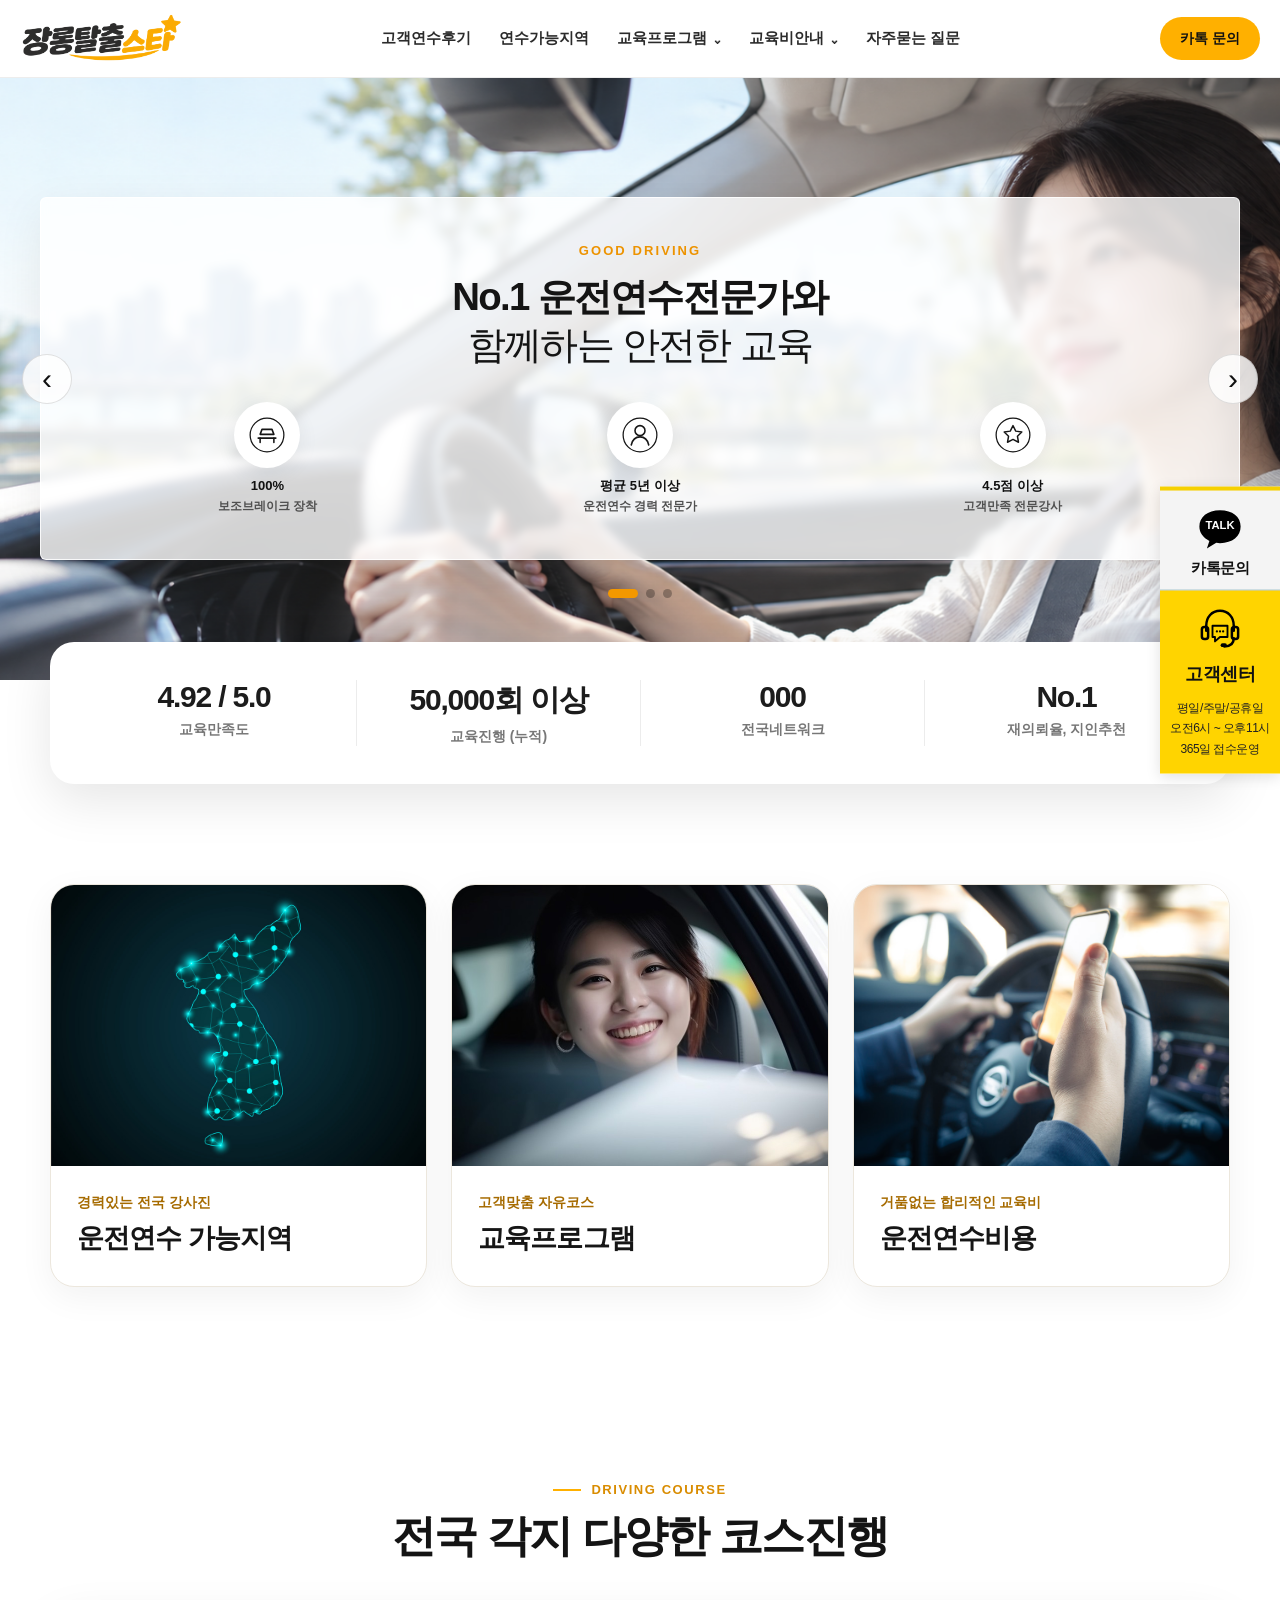
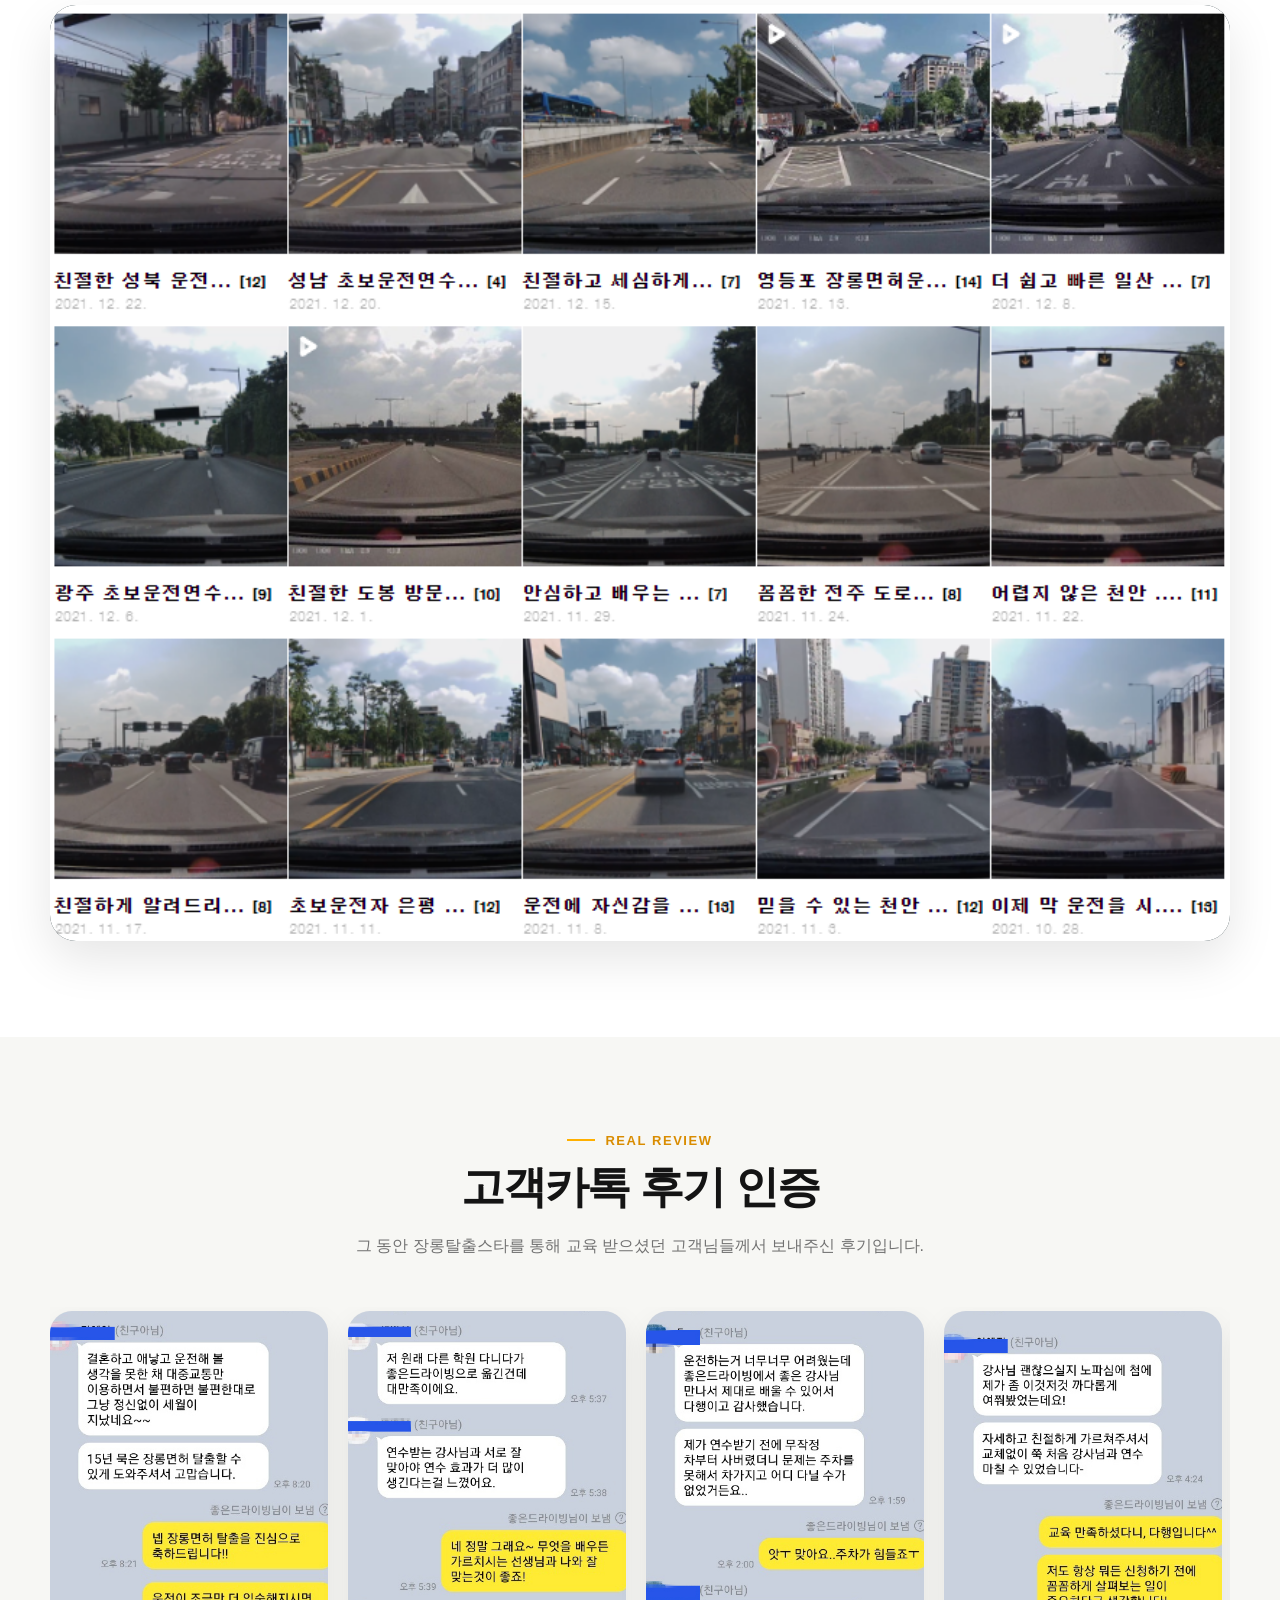
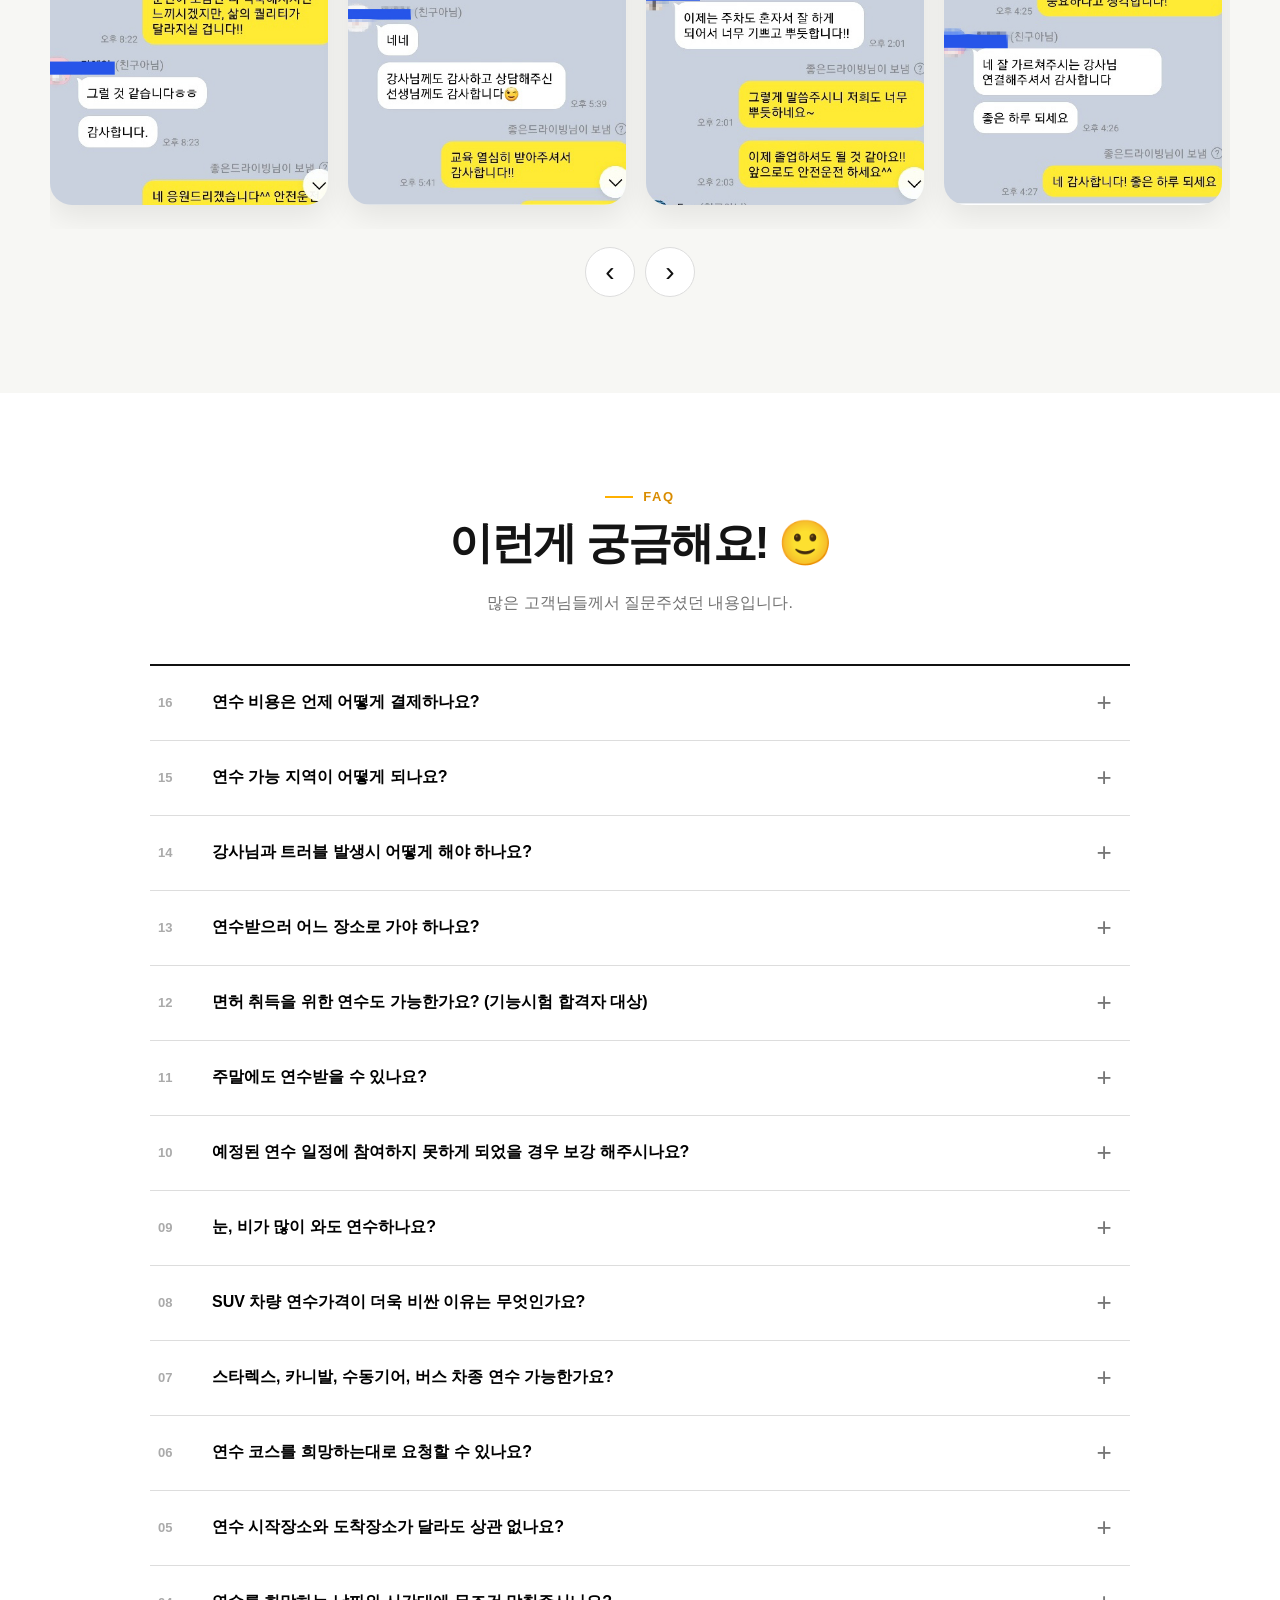
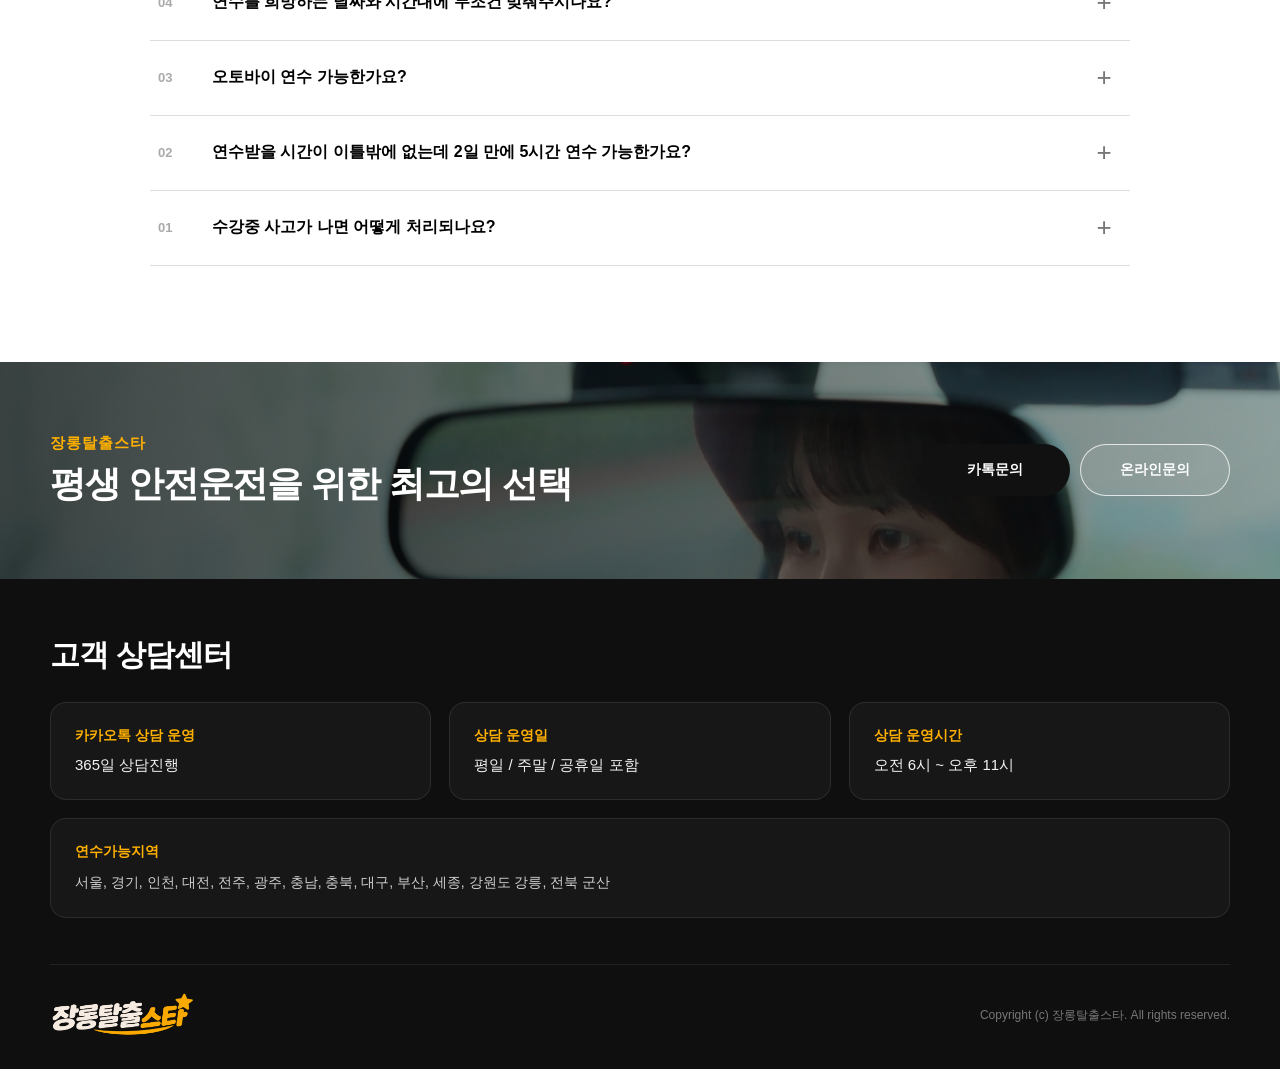
<file: index.html>
<!DOCTYPE html>
<html lang="ko"><head><meta charset="utf-8"><meta name="viewport" content="width=device-width,initial-scale=1.0"><meta name="description" content="장롱탈출스타 방문 운전연수"><title>장롱탈출스타 | 방문 운전연수</title><link href="style.css" rel="stylesheet"></head><body><header id="gd-header"><div class="gd-header-inner"><a class="gd-logo" href="index.html"><img alt="장롱탈출스타" class="gd-logo-img" src="images/logo.png"/></a><nav class="gd-nav"><div class="gd-nav-item"><a class="gd-nav-link" href="reviews.html">고객연수후기</a></div><div class="gd-nav-item"><a class="gd-nav-link" href="areas.html">연수가능지역</a></div><div class="gd-nav-item"><a class="gd-nav-link" href="program.html">교육프로그램 <span>⌄</span></a><div class="gd-dropdown"><a href="program-3day.html">3일반</a><a href="program-4day.html">4일반</a><a href="program-weekend.html">주말반</a><a href="program-supplement.html">보완반</a></div></div><div class="gd-nav-item"><a class="gd-nav-link" href="price.html">교육비안내 <span>⌄</span></a><div class="gd-dropdown"><a href="price-own.html">자차</a><a href="price-school.html">학원차</a><a href="price-mix.html">자차 + 학원차</a></div></div><div class="gd-nav-item"><a class="gd-nav-link" href="faq.html">자주묻는 질문</a></div></nav><a class="gd-header-cta" href="https://pf.kakao.com/_xoxixjwG" rel="noopener noreferrer" target="_blank">카톡 문의</a><button class="gd-mobile-btn" type="button"><span></span><span></span><span></span></button></div></header><div class="gd-mobile-panel"><a href="reviews.html">고객연수후기</a><a href="areas.html">연수가능지역</a><div class="gd-mobile-label">교육프로그램</div><div class="gd-mobile-sub"><a href="program.html">전체보기</a><a href="program-3day.html">3일반</a><a href="program-4day.html">4일반</a><a href="program-weekend.html">주말반</a><a href="program-supplement.html">보완반</a></div><div class="gd-mobile-label">교육비안내</div><div class="gd-mobile-sub"><a href="price.html">전체보기</a><a href="price-own.html">자차</a><a href="price-school.html">학원차</a><a href="price-mix.html">자차 + 학원차</a></div><a href="faq.html">자주묻는 질문</a></div><main>
<section id="gd-home-hero">
  <div class="gd-home-slide gd-home-slide-01 active">
    <div class="gd-home-slide-bg"></div>
    <div class="gd-home-slide-inner">
      <div class="gd-home-slide-panel">
        <p class="gd-home-slide-kicker">GOOD DRIVING</p>
        <h1><strong>No.1 운전연수전문가와</strong><br>함께하는 안전한 교육</h1>
        <div class="gd-home-slide-benefits gd-home-slide-benefits-3">
          <div class="gd-home-slide-benefit">
            <div class="gd-home-slide-icon">
              <svg viewBox="0 0 64 64" aria-hidden="true"><circle cx="32" cy="32" r="27" fill="none" stroke="currentColor" stroke-width="2"/><path d="M17 37h30M21 31h22l-3-8H24z" fill="none" stroke="currentColor" stroke-width="2.5" stroke-linejoin="round"/><path d="M21 37v7M43 37v7" fill="none" stroke="currentColor" stroke-width="2.5" stroke-linecap="round"/></svg>
            </div>
            <strong>100%</strong><span>보조브레이크 장착</span>
          </div>
          <div class="gd-home-slide-benefit">
            <div class="gd-home-slide-icon">
              <svg viewBox="0 0 64 64" aria-hidden="true"><circle cx="32" cy="32" r="27" fill="none" stroke="currentColor" stroke-width="2"/><circle cx="32" cy="25" r="8" fill="none" stroke="currentColor" stroke-width="2.5"/><path d="M18 48c2-9 7-13 14-13s12 4 14 13" fill="none" stroke="currentColor" stroke-width="2.5" stroke-linecap="round"/></svg>
            </div>
            <strong>평균 5년 이상</strong><span>운전연수 경력 전문가</span>
          </div>
          <div class="gd-home-slide-benefit">
            <div class="gd-home-slide-icon">
              <svg viewBox="0 0 64 64" aria-hidden="true"><circle cx="32" cy="32" r="27" fill="none" stroke="currentColor" stroke-width="2"/><path d="M32 17l4.4 8.8 9.7 1.4-7 6.8 1.7 9.6-8.8-4.6-8.8 4.6 1.7-9.6-7-6.8 9.7-1.4z" fill="none" stroke="currentColor" stroke-width="2.3" stroke-linejoin="round"/></svg>
            </div>
            <strong>4.5점 이상</strong><span>고객만족 전문강사</span>
          </div>
        </div>
      </div>
    </div>
  </div>

  <div class="gd-home-slide gd-home-slide-02">
    <div class="gd-home-slide-bg"></div>
    <div class="gd-home-slide-inner">
      <div class="gd-home-slide-panel gd-home-slide-panel-life">
        <p class="gd-home-slide-life-top">운전을 배우면 삶의 질이 향상됩니다.</p>
        <h1 class="gd-home-slide-life-title">Upgrade Your Life!</h1>
        <p class="gd-home-slide-brand">장롱탈출스타</p>
        <div class="gd-home-slide-line"></div>
        <p class="gd-home-slide-desc">장롱면허부터 초보운전까지<br>고객님의 현재 실력과 실제 운전 동선에 맞춰<br>친절하고 안전하게 교육합니다.</p>
        <a class="gd-home-slide-button" href="program.html">교육프로그램 보기</a>
      </div>
    </div>
  </div>

  <div class="gd-home-slide gd-home-slide-03">
    <div class="gd-home-slide-bg"></div>
    <div class="gd-home-slide-inner">
      <div class="gd-home-slide-panel">
        <p class="gd-home-slide-kicker">GOOD DRIVING NETWORK</p>
        <h1><span>5만여 명 고객이 선택한</span><br><strong>운전교육 장롱탈출스타</strong></h1>
        <div class="gd-home-slide-benefits gd-home-slide-benefits-4">
          <div class="gd-home-slide-benefit">
            <div class="gd-home-slide-icon"><svg viewBox="0 0 64 64" aria-hidden="true"><circle cx="32" cy="32" r="27" fill="none" stroke="currentColor" stroke-width="2"/><path d="M32 17l13 5v10c0 9-5 15-13 19-8-4-13-10-13-19V22z" fill="none" stroke="currentColor" stroke-width="2.5"/><path d="M25 32l5 5 10-11" fill="none" stroke="currentColor" stroke-width="2.5" stroke-linecap="round" stroke-linejoin="round"/></svg></div>
            <span>전차량 보험가입</span>
          </div>
          <div class="gd-home-slide-benefit">
            <div class="gd-home-slide-icon"><svg viewBox="0 0 64 64" aria-hidden="true"><circle cx="32" cy="32" r="27" fill="none" stroke="currentColor" stroke-width="2"/><path d="M18 39h28l-4-12H22z" fill="none" stroke="currentColor" stroke-width="2.5" stroke-linejoin="round"/><circle cx="24" cy="42" r="3"/><circle cx="40" cy="42" r="3"/></svg></div>
            <span>보조브레이크 설치</span>
          </div>
          <div class="gd-home-slide-benefit">
            <div class="gd-home-slide-icon"><svg viewBox="0 0 64 64" aria-hidden="true"><circle cx="32" cy="32" r="27" fill="none" stroke="currentColor" stroke-width="2"/><circle cx="32" cy="24" r="8" fill="none" stroke="currentColor" stroke-width="2.5"/><path d="M19 47c2-8 7-12 13-12s11 4 13 12" fill="none" stroke="currentColor" stroke-width="2.5" stroke-linecap="round"/></svg></div>
            <span>여강사 선택가능</span>
          </div>
          <div class="gd-home-slide-benefit">
            <div class="gd-home-slide-icon"><svg viewBox="0 0 64 64" aria-hidden="true"><circle cx="32" cy="32" r="27" fill="none" stroke="currentColor" stroke-width="2"/><circle cx="22" cy="22" r="4" fill="none" stroke="currentColor" stroke-width="2.3"/><circle cx="43" cy="43" r="4" fill="none" stroke="currentColor" stroke-width="2.3"/><path d="M24 25c14 1 4 14 17 15" fill="none" stroke="currentColor" stroke-width="2.5" stroke-linecap="round"/></svg></div>
            <span>고객맞춤 자유코스</span>
          </div>
        </div>
      </div>
    </div>
  </div>

  <button class="gd-hero-arrow gd-hero-prev" type="button" aria-label="이전 슬라이드">‹</button>
  <button class="gd-hero-arrow gd-hero-next" type="button" aria-label="다음 슬라이드">›</button>
  <div class="gd-hero-dots">
    <button class="gd-hero-dot active" type="button" aria-label="1번 슬라이드"></button>
    <button class="gd-hero-dot" type="button" aria-label="2번 슬라이드"></button>
    <button class="gd-hero-dot" type="button" aria-label="3번 슬라이드"></button>
  </div>
</section>
<section class="gd-home-stats"><div class="gd-inner"><div class="gd-stats-box"><div class="gd-stat"><strong>4.92 / 5.0</strong><span>교육만족도</span></div><div class="gd-stat"><strong>50,000회 이상</strong><span>교육진행 (누적)</span></div><div class="gd-stat"><strong>000</strong><span>전국네트워크</span></div><div class="gd-stat"><strong>No.1</strong><span>재의뢰율, 지인추천</span></div></div></div></section>
<section class="gd-main-services gd-section"><div class="gd-inner"><div class="gd-main-service-grid"><a class="gd-main-service-card" href="areas.html"><div class="gd-main-service-image"><img src="images/area-network.jpg" alt="운전연수 가능지역"></div><div class="gd-main-service-copy"><p>경력있는 전국 강사진</p><h2>운전연수 가능지역</h2></div></a><a class="gd-main-service-card" href="program.html"><div class="gd-main-service-image"><img src="images/education-program.jpg" alt="교육프로그램"></div><div class="gd-main-service-copy"><p>고객맞춤 자유코스</p><h2>교육프로그램</h2></div></a><a class="gd-main-service-card" href="price.html"><div class="gd-main-service-image"><img src="images/driving-price.jpg" alt="운전연수비용"></div><div class="gd-main-service-copy"><p>거품없는 합리적인 교육비</p><h2>운전연수비용</h2></div></a></div></div></section>
<section class="gd-main-course gd-section"><div class="gd-inner"><div class="gd-center"><div class="gd-kicker">DRIVING COURSE</div><h2 class="gd-title">전국 각지 다양한 코스진행</h2></div><div class="gd-main-course-image"><img src="images/course-network.png" alt="전국 각지 다양한 코스진행"></div></div></section>
<section class="gd-main-reviews gd-section gd-soft"><div class="gd-inner"><div class="gd-center"><div class="gd-kicker">REAL REVIEW</div><h2 class="gd-title">고객카톡 후기 인증</h2><p class="gd-desc">그 동안 장롱탈출스타를 통해 교육 받으셨던 고객님들께서 보내주신 후기입니다.</p></div><div class="gd-review-media-wrap"><div class="gd-review-media-track" id="gdMainReviewTrack"><div class="gd-review-media-card"><img src="images/kakao-review-01.jpg" alt="고객 카톡 후기 1"></div><div class="gd-review-media-card"><img src="images/kakao-review-02.jpg" alt="고객 카톡 후기 2"></div><div class="gd-review-media-card"><img src="images/kakao-review-03.jpg" alt="고객 카톡 후기 3"></div><div class="gd-review-media-card"><img src="images/kakao-review-04.jpg" alt="고객 카톡 후기 4"></div><div class="gd-review-media-card"><img src="images/kakao-review-05.jpg" alt="고객 카톡 후기 5"></div><div class="gd-review-media-card"><img src="images/kakao-review-06.jpg" alt="고객 카톡 후기 6"></div></div><div class="gd-review-media-controls"><button id="gdMainReviewPrev" type="button">‹</button><button id="gdMainReviewNext" type="button">›</button></div></div></div></section>
<section class="gd-main-faq gd-section"><div class="gd-inner"><div class="gd-center"><div class="gd-kicker">FAQ</div><h2 class="gd-title">이런게 궁금해요! 🙂</h2><p class="gd-desc">많은 고객님들께서 질문주셨던 내용입니다.</p></div><div class="gd-main-faq-list gd-faq"><div class="gd-faq-item"><button class="gd-faq-q" type="button"><span class="gd-faq-num">16</span><span class="gd-faq-title">연수 비용은 언제 어떻게 결제하나요?</span><span class="gd-faq-plus">+</span></button><div class="gd-faq-a"><p>연수 일정과 강사 배정이 확정된 뒤 안내에 따라 결제합니다. 일반적으로 연수 첫날 안내된 방식으로 입금하며, 정확한 결제 방법은 상담 시 확인해 주세요.</p></div></div><div class="gd-faq-item"><button class="gd-faq-q" type="button"><span class="gd-faq-num">15</span><span class="gd-faq-title">연수 가능 지역이 어떻게 되나요?</span><span class="gd-faq-plus">+</span></button><div class="gd-faq-a"><p>서울, 경기, 인천, 대전, 전주, 광주, 충남, 충북, 대구, 부산, 세종, 강원도 강릉, 전북 군산 등 주요 지역에서 연수를 진행합니다.</p></div></div><div class="gd-faq-item"><button class="gd-faq-q" type="button"><span class="gd-faq-num">14</span><span class="gd-faq-title">강사님과 트러블 발생시 어떻게 해야 하나요?</span><span class="gd-faq-plus">+</span></button><div class="gd-faq-a"><p>교육 중 불편사항이나 강사와의 문제가 발생하면 고객센터로 바로 연락해 주세요. 상황을 확인한 뒤 가능한 범위에서 강사 변경이나 일정 조정을 도와드립니다.</p></div></div><div class="gd-faq-item"><button class="gd-faq-q" type="button"><span class="gd-faq-num">13</span><span class="gd-faq-title">연수받으러 어느 장소로 가야 하나요?</span><span class="gd-faq-plus">+</span></button><div class="gd-faq-a"><p>방문 운전연수 방식으로 진행되므로 고객님과 협의한 장소에서 교육을 시작합니다. 집, 직장 등 실제 운전 동선과 가까운 곳으로 조율할 수 있습니다.</p></div></div><div class="gd-faq-item"><button class="gd-faq-q" type="button"><span class="gd-faq-num">12</span><span class="gd-faq-title">면허 취득을 위한 연수도 가능한가요? (기능시험 합격자 대상)</span><span class="gd-faq-plus">+</span></button><div class="gd-faq-a"><p>면허 취득 단계의 교육은 지역과 강사 배정 상황에 따라 가능 여부가 달라질 수 있습니다. 기능시험 합격 여부와 필요한 교육 내용을 상담 시 알려주세요.</p></div></div><div class="gd-faq-item"><button class="gd-faq-q" type="button"><span class="gd-faq-num">11</span><span class="gd-faq-title">주말에도 연수받을 수 있나요?</span><span class="gd-faq-plus">+</span></button><div class="gd-faq-a"><p>가능합니다. 평일뿐 아니라 주말에도 일정 조율이 가능하며, 주말반은 토요일 2회·일요일 2회 기준의 2주 완성 과정으로도 진행할 수 있습니다.</p></div></div><div class="gd-faq-item"><button class="gd-faq-q" type="button"><span class="gd-faq-num">10</span><span class="gd-faq-title">예정된 연수 일정에 참여하지 못하게 되었을 경우 보강 해주시나요?</span><span class="gd-faq-plus">+</span></button><div class="gd-faq-a"><p>불가피하게 일정 변경이 필요한 경우 담당 강사 및 고객센터와 협의해 보강 또는 일정 변경을 진행합니다. 변경 가능 여부는 강사 일정에 따라 달라질 수 있습니다.</p></div></div><div class="gd-faq-item"><button class="gd-faq-q" type="button"><span class="gd-faq-num">09</span><span class="gd-faq-title">눈, 비가 많이 와도 연수하나요?</span><span class="gd-faq-plus">+</span></button><div class="gd-faq-a"><p>가벼운 비 등은 실제 도로 상황 교육에 도움이 될 수 있지만 폭우, 폭설 등 안전에 영향을 줄 정도의 기상 상황에서는 일정이 변경될 수 있습니다.</p></div></div><div class="gd-faq-item"><button class="gd-faq-q" type="button"><span class="gd-faq-num">08</span><span class="gd-faq-title">SUV 차량 연수가격이 더욱 비싼 이유는 무엇인가요?</span><span class="gd-faq-plus">+</span></button><div class="gd-faq-a"><p>교육 차량의 차종과 운영비, 보험 조건 등이 달라질 수 있어 학원차 SUV/RV는 승용차와 교육비 차이가 있습니다.</p></div></div><div class="gd-faq-item"><button class="gd-faq-q" type="button"><span class="gd-faq-num">07</span><span class="gd-faq-title">스타렉스, 카니발, 수동기어, 버스 차종 연수 가능한가요?</span><span class="gd-faq-plus">+</span></button><div class="gd-faq-a"><p>특수 차종이나 수동 차량은 지역별 강사와 차량 여건에 따라 가능 여부가 달라집니다. 원하는 차종을 상담 시 먼저 알려주세요.</p></div></div><div class="gd-faq-item"><button class="gd-faq-q" type="button"><span class="gd-faq-num">06</span><span class="gd-faq-title">연수 코스를 희망하는대로 요청할 수 있나요?</span><span class="gd-faq-plus">+</span></button><div class="gd-faq-a"><p>가능합니다. 출퇴근길, 학교, 마트, 시내도로, 주차장, 간선도로 등 실제 운전하게 될 코스를 중심으로 요청할 수 있습니다.</p></div></div><div class="gd-faq-item"><button class="gd-faq-q" type="button"><span class="gd-faq-num">05</span><span class="gd-faq-title">연수 시작장소와 도착장소가 달라도 상관 없나요?</span><span class="gd-faq-plus">+</span></button><div class="gd-faq-a"><p>교육 시간과 이동 동선에 문제가 없다면 시작 장소와 종료 장소를 다르게 협의할 수 있습니다.</p></div></div><div class="gd-faq-item"><button class="gd-faq-q" type="button"><span class="gd-faq-num">04</span><span class="gd-faq-title">연수를 희망하는 날짜와 시간대에 무조건 맞춰주시나요?</span><span class="gd-faq-plus">+</span></button><div class="gd-faq-a"><p>희망 일정에 최대한 맞춰드리지만 지역별 강사 배정과 기존 예약에 따라 일정 조정이 필요할 수 있습니다.</p></div></div><div class="gd-faq-item"><button class="gd-faq-q" type="button"><span class="gd-faq-num">03</span><span class="gd-faq-title">오토바이 연수 가능한가요?</span><span class="gd-faq-plus">+</span></button><div class="gd-faq-a"><p>장롱탈출스타은 자동차 운전연수를 중심으로 운영합니다. 오토바이 연수는 별도 상담을 통해 가능 여부를 확인해 주세요.</p></div></div><div class="gd-faq-item"><button class="gd-faq-q" type="button"><span class="gd-faq-num">02</span><span class="gd-faq-title">연수받을 시간이 이틀밖에 없는데 2일 만에 5시간 연수 가능한가요?</span><span class="gd-faq-plus">+</span></button><div class="gd-faq-a"><p>강사 일정이 가능한 경우 단기간 집중 교육도 상담할 수 있습니다. 가능한 시간대와 지역을 알려주시면 일정 확인 후 안내드립니다.</p></div></div><div class="gd-faq-item"><button class="gd-faq-q" type="button"><span class="gd-faq-num">01</span><span class="gd-faq-title">수강중 사고가 나면 어떻게 처리되나요?</span><span class="gd-faq-plus">+</span></button><div class="gd-faq-a"><p>교육 차량 및 보험 가입 조건에 따라 처리하며, 사고 발생 시 즉시 안전을 확보한 뒤 강사와 고객센터 안내에 따라 보험 처리 절차를 진행합니다.</p></div></div></div></div></section>
</main><section id="gd-cta"><div class="gd-inner gd-cta-layout"><div><div class="gd-cta-brand">장롱탈출스타</div><h2>평생 안전운전을 위한 최고의 선택</h2></div><div class="gd-cta-buttons"><a class="gd-btn gd-btn-dark" href="https://pf.kakao.com/_xoxixjwG" rel="noopener noreferrer" target="_blank">카톡문의</a><a class="gd-btn gd-btn-outline" href="https://pf.kakao.com/_xoxixjwG">온라인문의</a></div></div></section><footer id="gd-footer"><div class="gd-inner"><div class="gd-footer-contact"><div class="gd-footer-contact-title">고객 상담센터</div><div class="gd-footer-contact-grid"><div class="gd-footer-contact-item"><strong>카카오톡 상담 운영</strong><span>365일 상담진행</span></div><div class="gd-footer-contact-item"><strong>상담 운영일</strong><span>평일 / 주말 / 공휴일 포함</span></div><div class="gd-footer-contact-item"><strong>상담 운영시간</strong><span>오전 6시 ~ 오후 11시</span></div><div class="gd-footer-contact-item gd-footer-contact-area"><strong>연수가능지역</strong><span>서울, 경기, 인천, 대전, 전주, 광주, 충남, 충북, 대구, 부산, 세종, 강원도 강릉, 전북 군산</span></div></div></div><div class="gd-footer-bottom"><div class="gd-footer-brand"><img alt="장롱탈출스타" class="gd-footer-logo-img" src="images/logo2.png"/></div><div class="gd-footer-copy">Copyright (c) 장롱탈출스타. All rights reserved.</div></div></div></footer><div id="muv-side-floating"><a class="muv-side-item muv-side-kakao" href="https://pf.kakao.com/_xoxixjwG" rel="noopener noreferrer" target="_blank"><div class="muv-side-icon"><svg aria-hidden="true" viewBox="0 0 80 65"><path d="M40 5C20 5 7 16 7 31c0 10 6 18 16 23l-4 12 15-9c2 .3 4 .5 6 .5 20 0 33-11 33-26.5S60 5 40 5z" fill="#000"></path><text fill="#fff" font-size="18" font-weight="800" text-anchor="middle" x="40" y="35">TALK</text></svg></div><div class="muv-side-title">카톡문의</div></a><div class="muv-side-item muv-side-cs"><div class="muv-side-icon"><svg aria-hidden="true" viewBox="0 0 80 80"><path d="M18 42V34c0-14 9-24 22-24s22 10 22 24v8" fill="none" stroke="#000" stroke-linecap="round" stroke-width="4"></path><rect fill="none" height="19" rx="4" stroke="#000" stroke-width="4" width="10" x="11" y="36"></rect><rect fill="none" height="19" rx="4" stroke="#000" stroke-width="4" width="10" x="59" y="36"></rect><path d="M62 54c0 9-6 13-15 13" fill="none" stroke="#000" stroke-linecap="round" stroke-width="4"></path><rect fill="#000" height="6" rx="3" width="10" x="41" y="62"></rect><path d="M28 34h24v18H40l-8 7v-7h-4z" fill="none" stroke="#000" stroke-linejoin="round" stroke-width="3"></path><circle cx="35" cy="43" r="1.8"></circle><circle cx="40" cy="43" r="1.8"></circle><circle cx="45" cy="43" r="1.8"></circle></svg></div><div class="muv-side-title muv-side-cs-title">고객센터</div><div class="muv-side-hours">평일/주말/공휴일<br>오전6시 ~ 오후11시<br>365일 접수운영</div></div></div><script src="script.js"></script></body></html>
</file>
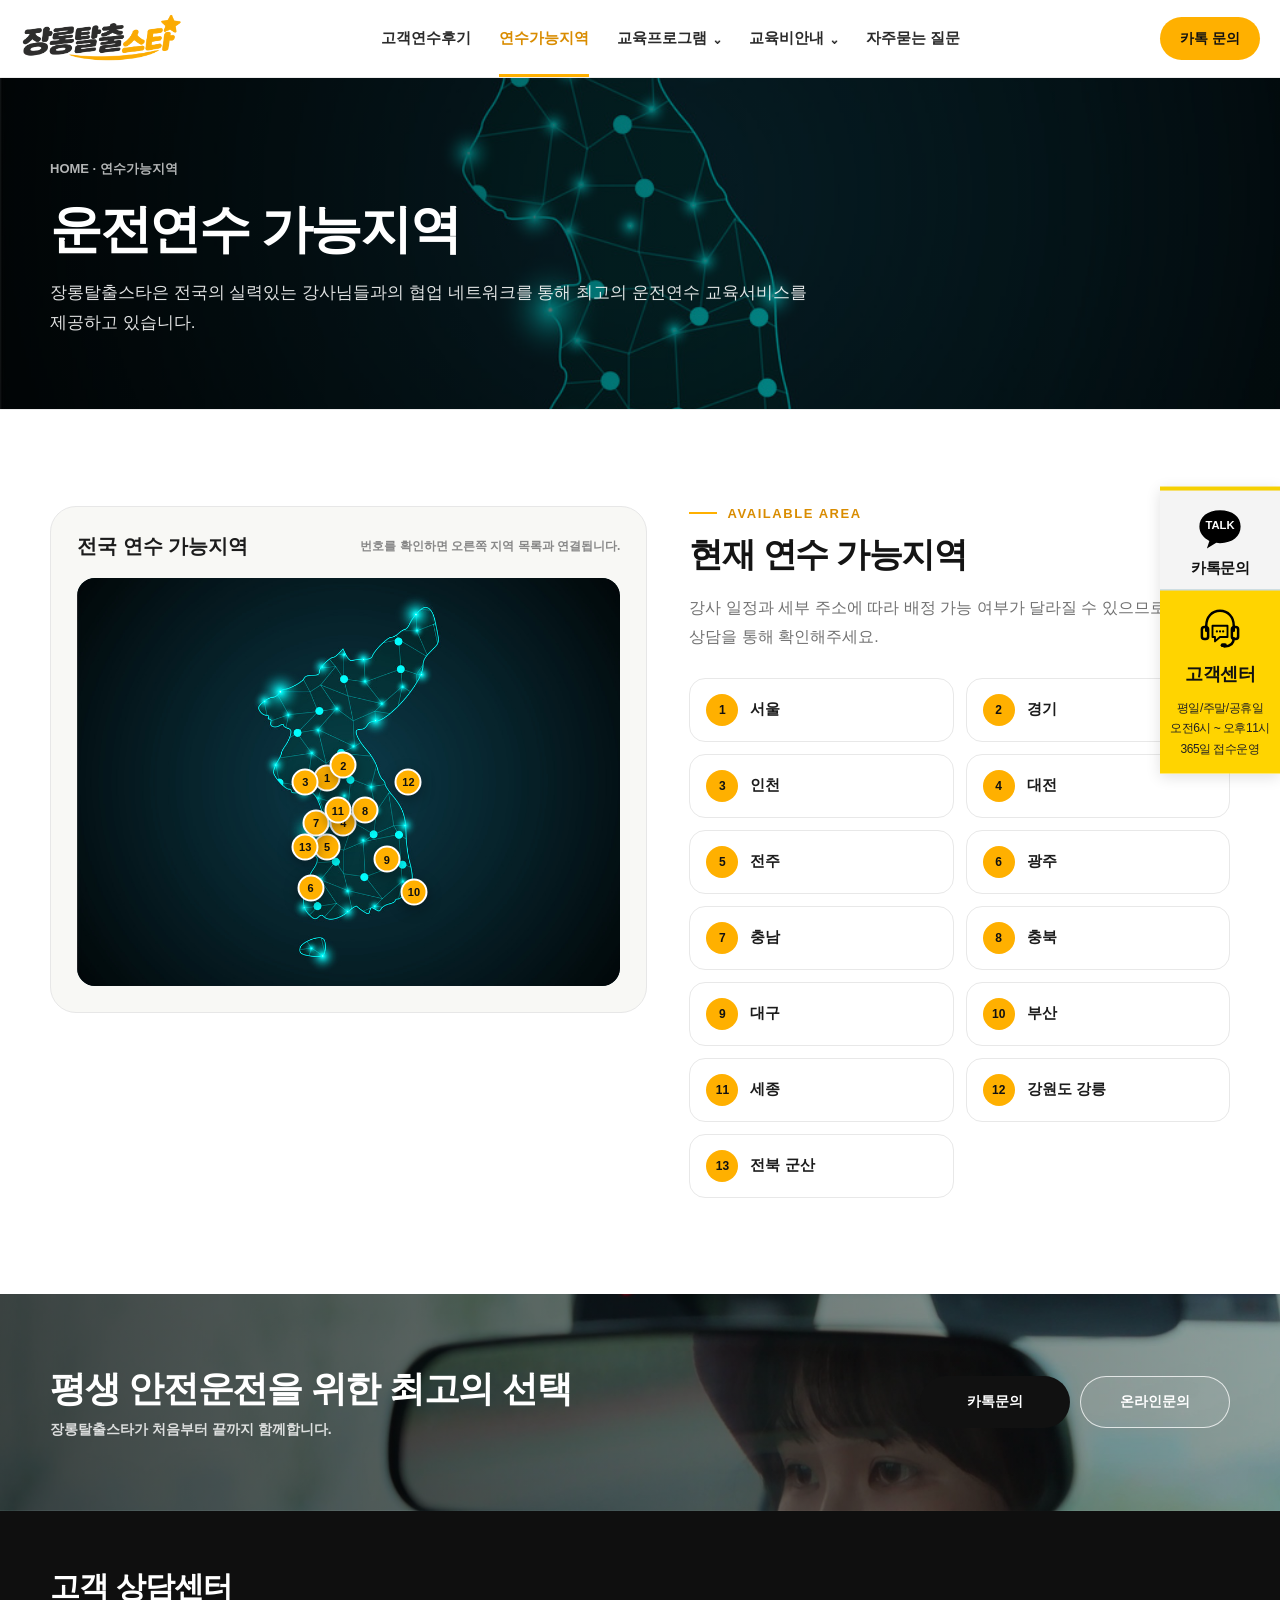
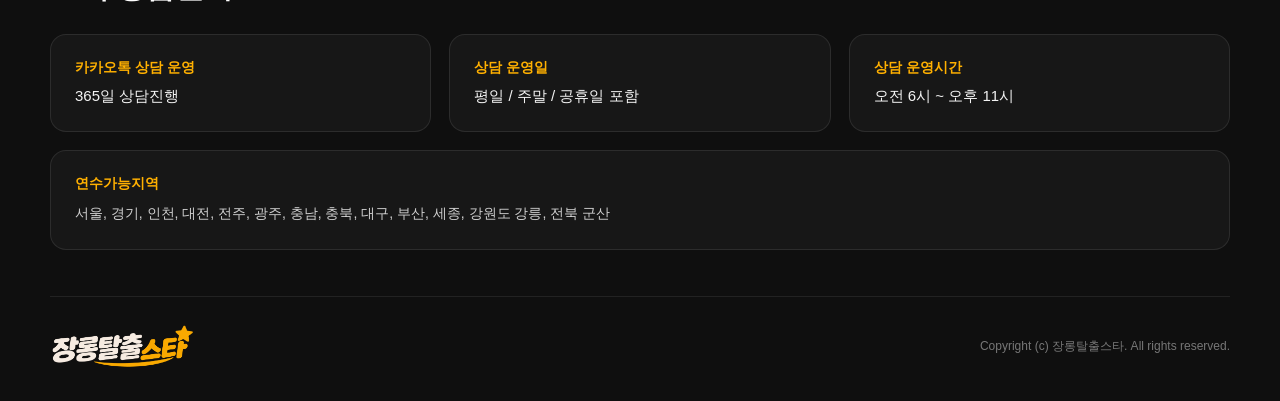
<file: areas.html>
<!DOCTYPE html>

<html lang="ko"><head><meta charset="utf-8"/><meta content="width=device-width,initial-scale=1.0" name="viewport"/><meta content="장롱탈출스타 방문 운전연수" name="description"/><title>운전연수 가능지역 | 장롱탈출스타</title><link href="style.css" rel="stylesheet"/></head><body><header id="gd-header"><div class="gd-header-inner"><a class="gd-logo" href="index.html"><img alt="장롱탈출스타" class="gd-logo-img" src="images/logo.png"/></a><nav class="gd-nav"><div class="gd-nav-item"><a class="gd-nav-link" href="reviews.html">고객연수후기</a></div><div class="gd-nav-item"><a class="gd-nav-link active" href="areas.html">연수가능지역</a></div><div class="gd-nav-item"><a class="gd-nav-link" href="program.html">교육프로그램 <span>⌄</span></a><div class="gd-dropdown"><a href="program-3day.html">3일반</a><a href="program-4day.html">4일반</a><a href="program-weekend.html">주말반</a><a href="program-supplement.html">보완반</a></div></div><div class="gd-nav-item"><a class="gd-nav-link" href="price.html">교육비안내 <span>⌄</span></a><div class="gd-dropdown"><a href="price-own.html">자차</a><a href="price-school.html">학원차</a><a href="price-mix.html">자차 + 학원차</a></div></div><div class="gd-nav-item"><a class="gd-nav-link" href="faq.html">자주묻는 질문</a></div></nav><a class="gd-header-cta" href="https://pf.kakao.com/_xoxixjwG" rel="noopener noreferrer" target="_blank">카톡 문의</a><button class="gd-mobile-btn" type="button"><span></span><span></span><span></span></button></div></header><div class="gd-mobile-panel"><a href="reviews.html">고객연수후기</a><a href="areas.html">연수가능지역</a><div class="gd-mobile-label">교육프로그램</div><div class="gd-mobile-sub"><a href="program.html">전체보기</a><a href="program-3day.html">3일반</a><a href="program-4day.html">4일반</a><a href="program-weekend.html">주말반</a><a href="program-supplement.html">보완반</a></div><div class="gd-mobile-label">교육비안내</div><div class="gd-mobile-sub"><a href="price.html">전체보기</a><a href="price-own.html">자차</a><a href="price-school.html">학원차</a><a href="price-mix.html">자차 + 학원차</a></div><a href="faq.html">자주묻는 질문</a></div><section class="gd-page-hero gd-page-hero-image gd-page-hero-area"><div class="gd-inner"><div class="gd-breadcrumb">HOME · 연수가능지역</div><h1>운전연수 가능지역</h1><p>장롱탈출스타은 전국의 실력있는 강사님들과의 협업 네트워크를 통해 최고의 운전연수 교육서비스를 제공하고 있습니다.</p></div></section><main><section class="gd-section"><div class="gd-inner"><div class="gd-area-layout"><div class="gd-map-card"><div class="gd-map-title"><strong>전국 연수 가능지역</strong><span>번호를 확인하면 오른쪽 지역 목록과 연결됩니다.</span></div><div class="gd-map-visual"><img alt="한반도 운전연수 가능지역 네트워크 지도" class="gd-korea-map-image" src="images/area-network.jpg"/><span class="gd-map-pin" data-label="서울" style="left:46%;top:49%!important;" title="서울">1</span><span class="gd-map-pin" data-label="경기" style="left:49%;top:46%!important;" title="경기">2</span><span class="gd-map-pin" data-label="인천" style="left:42%;top:50%!important;" title="인천">3</span><span class="gd-map-pin" data-label="대전" style="left:49%;top:60%!important;" title="대전">4</span><span class="gd-map-pin" data-label="전주" style="left:46%;top:66%!important;" title="전주">5</span><span class="gd-map-pin" data-label="광주" style="left:43%;top:76%!important;" title="광주">6</span><span class="gd-map-pin" data-label="충남" style="left:44%;top:60%!important;" title="충남">7</span><span class="gd-map-pin" data-label="충북" style="left:53%;top:57%!important;" title="충북">8</span><span class="gd-map-pin" data-label="대구" style="left:57%;top:69%!important;" title="대구">9</span><span class="gd-map-pin" data-label="부산" style="left:62%;top:77%!important;" title="부산">10</span><span class="gd-map-pin" data-label="세종" style="left:48%;top:57%!important;" title="세종">11</span><span class="gd-map-pin" data-label="강릉" style="left:61%;top:50%!important;" title="강릉">12</span><span class="gd-map-pin" data-label="군산" style="left:42%;top:66%!important;" title="군산">13</span></div></div><div><div class="gd-kicker">AVAILABLE AREA</div><h2 class="gd-title" style="font-size:34px!important">현재 연수 가능지역</h2><p class="gd-desc">강사 일정과 세부 주소에 따라 배정 가능 여부가 달라질 수 있으므로 예약 전 상담을 통해 확인해주세요.</p><div style="height:26px"></div><div class="gd-area-list"><div class="gd-area-item"><span class="gd-area-num">1</span><strong>서울</strong></div><div class="gd-area-item"><span class="gd-area-num">2</span><strong>경기</strong></div><div class="gd-area-item"><span class="gd-area-num">3</span><strong>인천</strong></div><div class="gd-area-item"><span class="gd-area-num">4</span><strong>대전</strong></div><div class="gd-area-item"><span class="gd-area-num">5</span><strong>전주</strong></div><div class="gd-area-item"><span class="gd-area-num">6</span><strong>광주</strong></div><div class="gd-area-item"><span class="gd-area-num">7</span><strong>충남</strong></div><div class="gd-area-item"><span class="gd-area-num">8</span><strong>충북</strong></div><div class="gd-area-item"><span class="gd-area-num">9</span><strong>대구</strong></div><div class="gd-area-item"><span class="gd-area-num">10</span><strong>부산</strong></div><div class="gd-area-item"><span class="gd-area-num">11</span><strong>세종</strong></div><div class="gd-area-item"><span class="gd-area-num">12</span><strong>강원도 강릉</strong></div><div class="gd-area-item"><span class="gd-area-num">13</span><strong>전북 군산</strong></div></div></div></div></div></section></main><section id="gd-cta"><div class="gd-inner gd-cta-layout"><div><h2>평생 안전운전을 위한 최고의 선택</h2><p>장롱탈출스타가 처음부터 끝까지 함께합니다.</p></div><div class="gd-cta-buttons"><a class="gd-btn gd-btn-dark" href="https://pf.kakao.com/_xoxixjwG" rel="noopener noreferrer" target="_blank">카톡문의</a><a class="gd-btn gd-btn-outline" href="#">온라인문의</a></div></div></section><footer id="gd-footer"><div class="gd-inner"><div class="gd-footer-contact"><div class="gd-footer-contact-title">고객 상담센터</div><div class="gd-footer-contact-grid"><div class="gd-footer-contact-item"><strong>카카오톡 상담 운영</strong><span>365일 상담진행</span></div><div class="gd-footer-contact-item"><strong>상담 운영일</strong><span>평일 / 주말 / 공휴일 포함</span></div><div class="gd-footer-contact-item"><strong>상담 운영시간</strong><span>오전 6시 ~ 오후 11시</span></div><div class="gd-footer-contact-item gd-footer-contact-area"><strong>연수가능지역</strong><span>서울, 경기, 인천, 대전, 전주, 광주, 충남, 충북, 대구, 부산, 세종, 강원도 강릉, 전북 군산</span></div></div></div><div class="gd-footer-bottom"><div class="gd-footer-brand"><img alt="장롱탈출스타" class="gd-footer-logo-img" src="images/logo2.png"/></div><div class="gd-footer-copy">Copyright (c) 장롱탈출스타. All rights reserved.</div></div></div></footer><div id="muv-side-floating">
<a class="muv-side-item muv-side-kakao" href="https://pf.kakao.com/_xoxixjwG" rel="noopener noreferrer" target="_blank">
<div class="muv-side-icon">
<svg aria-hidden="true" viewbox="0 0 80 65">
<path d="M40 5C20 5 7 16 7 31c0 10 6 18 16 23l-4 12 15-9c2 .3 4 .5 6 .5 20 0 33-11 33-26.5S60 5 40 5z" fill="#000"></path>
<text fill="#fff" font-size="18" font-weight="800" text-anchor="middle" x="40" y="35">TALK</text>
</svg>
</div>
<div class="muv-side-title">카톡문의</div>
</a>
<div class="muv-side-item muv-side-cs">
<div class="muv-side-icon">
<svg aria-hidden="true" viewbox="0 0 80 80">
<path d="M18 42V34c0-14 9-24 22-24s22 10 22 24v8" fill="none" stroke="#000" stroke-linecap="round" stroke-width="4"></path>
<rect fill="none" height="19" rx="4" stroke="#000" stroke-width="4" width="10" x="11" y="36"></rect>
<rect fill="none" height="19" rx="4" stroke="#000" stroke-width="4" width="10" x="59" y="36"></rect>
<path d="M62 54c0 9-6 13-15 13" fill="none" stroke="#000" stroke-linecap="round" stroke-width="4"></path>
<rect fill="#000" height="6" rx="3" width="10" x="41" y="62"></rect>
<path d="M28 34h24v18H40l-8 7v-7h-4z" fill="none" stroke="#000" stroke-linejoin="round" stroke-width="3"></path>
<circle cx="35" cy="43" r="1.8"></circle>
<circle cx="40" cy="43" r="1.8"></circle>
<circle cx="45" cy="43" r="1.8"></circle>
</svg>
</div>
<div class="muv-side-title muv-side-cs-title">고객센터</div>
<div class="muv-side-hours">
      평일/주말/공휴일<br/>
      오전6시 ~ 오후11시<br/>
      365일 접수운영
    </div>
</div>
</div><script src="script.js"></script></body></html>
</file>
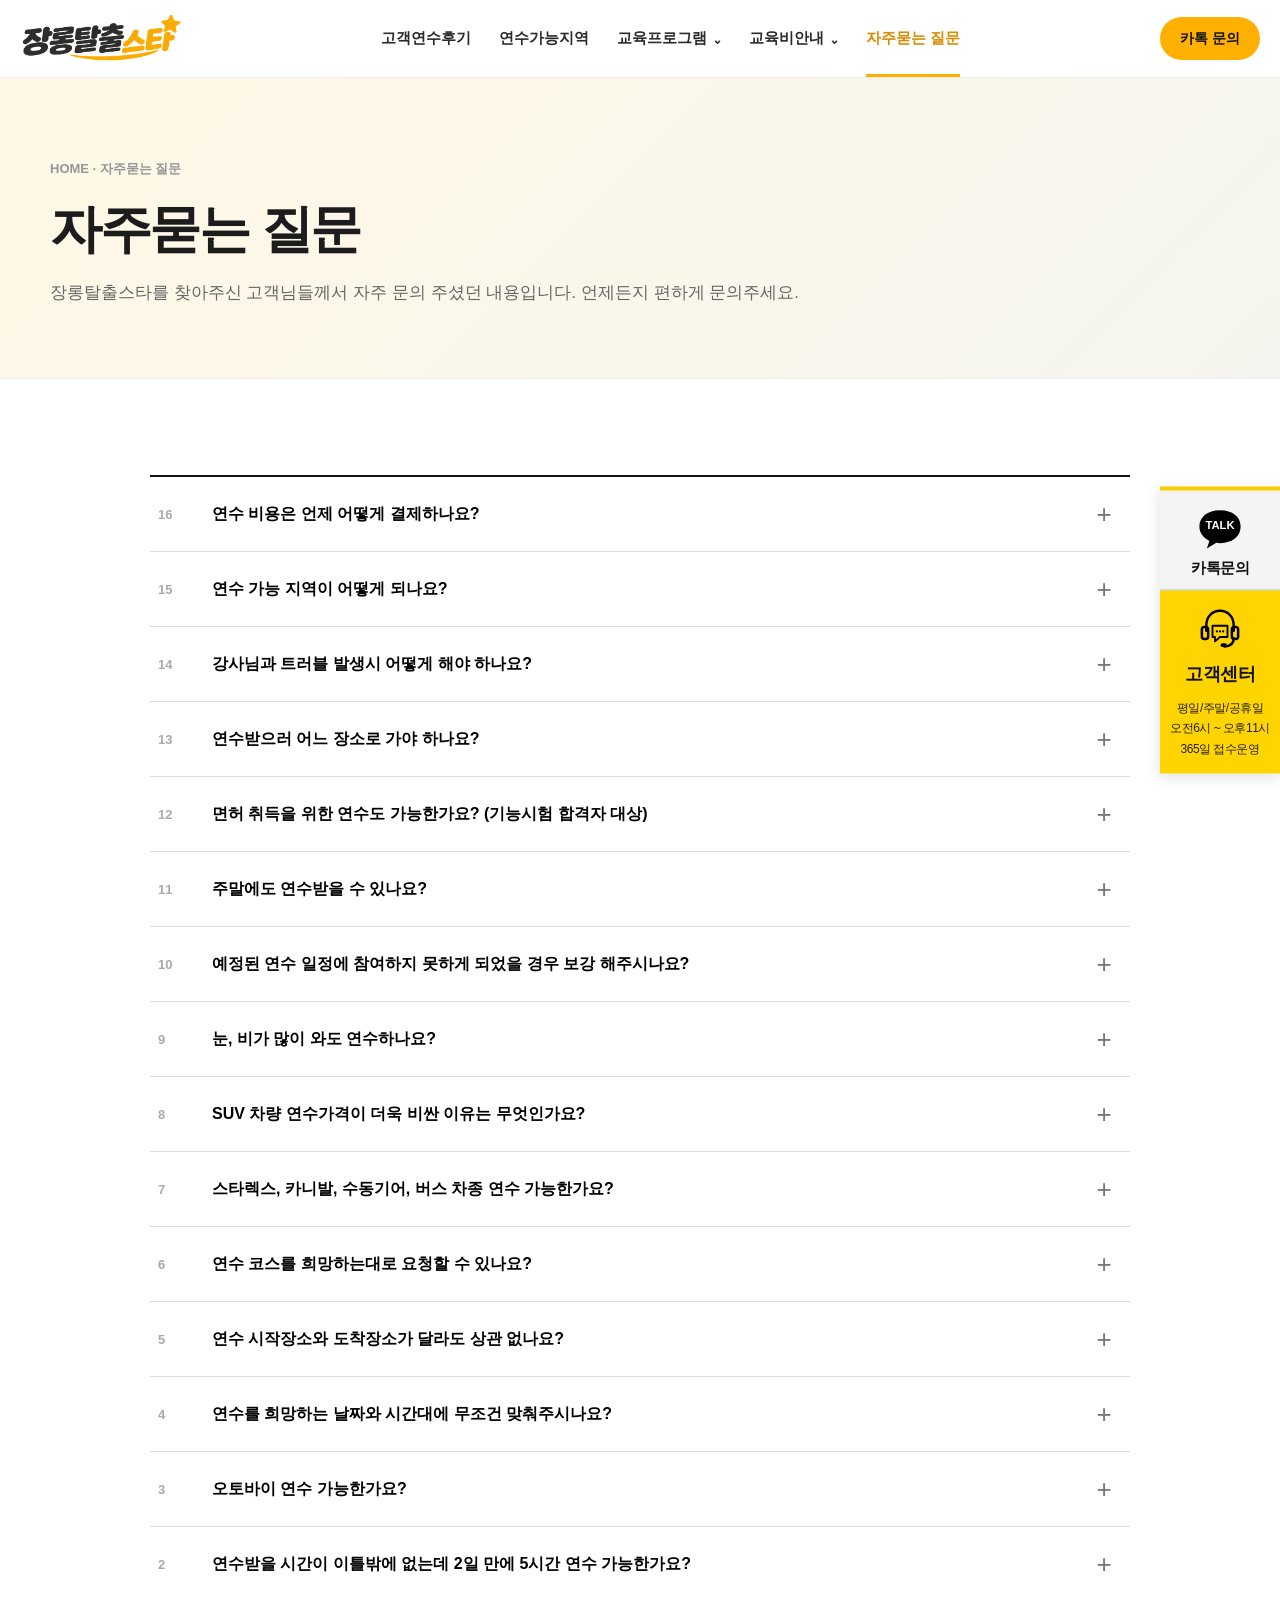
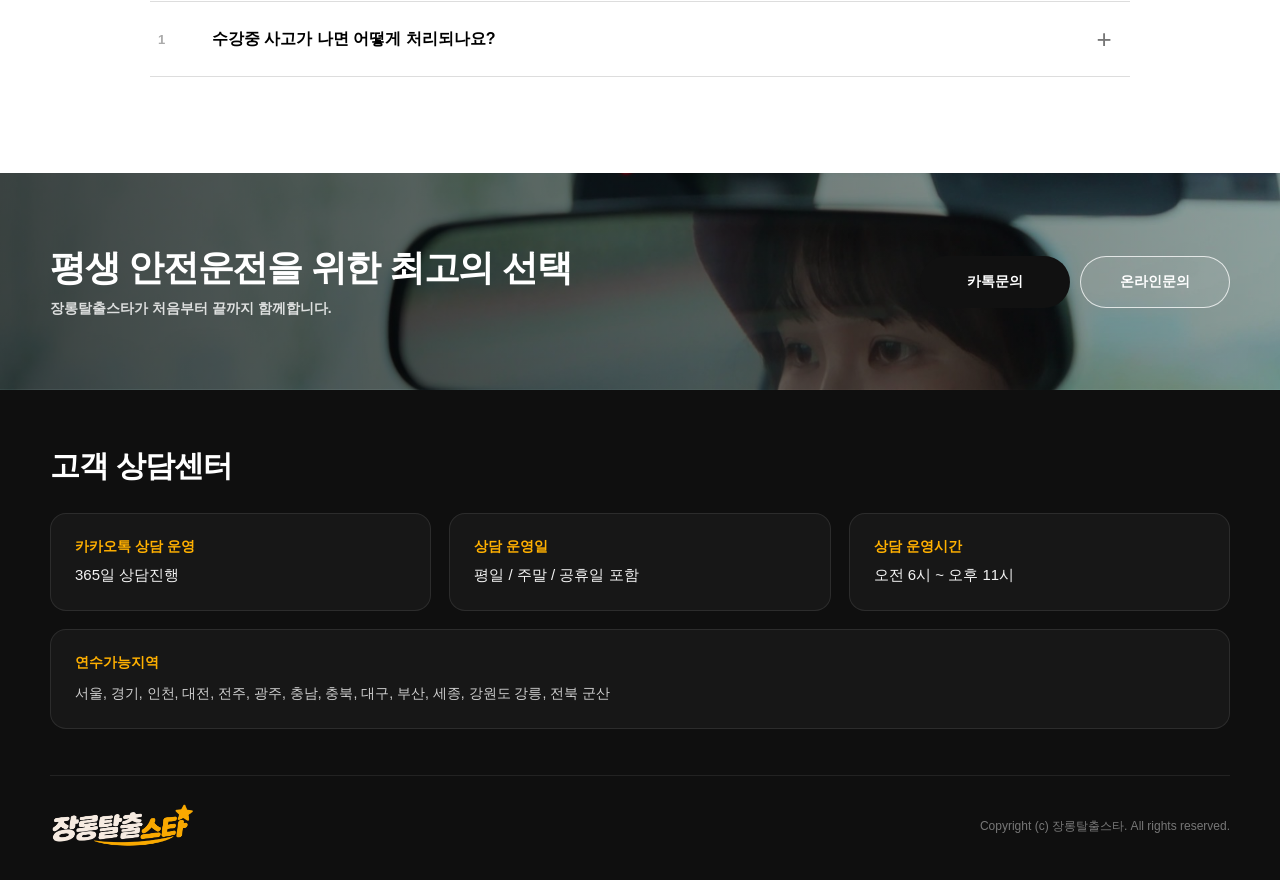
<file: faq.html>
<!DOCTYPE html>
<html lang="ko"><head><meta charset="utf-8"/><meta content="width=device-width,initial-scale=1.0" name="viewport"/><meta content="장롱탈출스타 방문 운전연수" name="description"/><title>자주묻는 질문 | 장롱탈출스타</title><link href="style.css" rel="stylesheet"/></head><body><header id="gd-header"><div class="gd-header-inner"><a class="gd-logo" href="index.html"><img alt="장롱탈출스타" class="gd-logo-img" src="images/logo.png"/></a><nav class="gd-nav"><div class="gd-nav-item"><a class="gd-nav-link" href="reviews.html">고객연수후기</a></div><div class="gd-nav-item"><a class="gd-nav-link" href="areas.html">연수가능지역</a></div><div class="gd-nav-item"><a class="gd-nav-link" href="program.html">교육프로그램 <span>⌄</span></a><div class="gd-dropdown"><a href="program-3day.html">3일반</a><a href="program-4day.html">4일반</a><a href="program-weekend.html">주말반</a><a href="program-supplement.html">보완반</a></div></div><div class="gd-nav-item"><a class="gd-nav-link" href="price.html">교육비안내 <span>⌄</span></a><div class="gd-dropdown"><a href="price-own.html">자차</a><a href="price-school.html">학원차</a><a href="price-mix.html">자차 + 학원차</a></div></div><div class="gd-nav-item"><a class="gd-nav-link active" href="faq.html">자주묻는 질문</a></div></nav><a class="gd-header-cta" href="https://pf.kakao.com/_xoxixjwG" rel="noopener noreferrer" target="_blank">카톡 문의</a><button class="gd-mobile-btn" type="button"><span></span><span></span><span></span></button></div></header><div class="gd-mobile-panel"><a href="reviews.html">고객연수후기</a><a href="areas.html">연수가능지역</a><div class="gd-mobile-label">교육프로그램</div><div class="gd-mobile-sub"><a href="program.html">전체보기</a><a href="program-3day.html">3일반</a><a href="program-4day.html">4일반</a><a href="program-weekend.html">주말반</a><a href="program-supplement.html">보완반</a></div><div class="gd-mobile-label">교육비안내</div><div class="gd-mobile-sub"><a href="price.html">전체보기</a><a href="price-own.html">자차</a><a href="price-school.html">학원차</a><a href="price-mix.html">자차 + 학원차</a></div><a href="faq.html">자주묻는 질문</a></div><section class="gd-page-hero"><div class="gd-inner"><div class="gd-breadcrumb">HOME · 자주묻는 질문</div><h1>자주묻는 질문</h1><p>장롱탈출스타를 찾아주신 고객님들께서 자주 문의 주셨던 내용입니다. 언제든지 편하게 문의주세요.</p></div></section><main><section class="gd-section"><div class="gd-inner"><div class="gd-faq"><div class="gd-faq-item"><button class="gd-faq-q" type="button"><span class="gd-faq-num">16</span><span class="gd-faq-title">연수 비용은 언제 어떻게 결제하나요?</span><span class="gd-faq-plus">+</span></button><div class="gd-faq-a"><p>상담 후 교육 일정과 차량 종류를 확정하고 안내를 받으신 뒤, 연수 첫날 안내된 방법으로 결제하시면 됩니다.</p></div></div><div class="gd-faq-item"><button class="gd-faq-q" type="button"><span class="gd-faq-num">15</span><span class="gd-faq-title">연수 가능 지역이 어떻게 되나요?</span><span class="gd-faq-plus">+</span></button><div class="gd-faq-a"><p>서울, 경기, 인천, 대전, 전주, 광주, 충남, 충북, 대구, 부산, 세종, 강릉, 군산 등에서 연수가 가능합니다. 세부 주소는 상담 시 배정 가능 여부를 확인해주세요.</p></div></div><div class="gd-faq-item"><button class="gd-faq-q" type="button"><span class="gd-faq-num">14</span><span class="gd-faq-title">강사님과 트러블 발생시 어떻게 해야 하나요?</span><span class="gd-faq-plus">+</span></button><div class="gd-faq-a"><p>교육 중 불편하거나 조율이 필요한 일이 발생하면 고객센터로 바로 연락해주세요. 상황을 확인한 후 강사 변경이나 일정 조정 등 가능한 방법을 안내드립니다.</p></div></div><div class="gd-faq-item"><button class="gd-faq-q" type="button"><span class="gd-faq-num">13</span><span class="gd-faq-title">연수받으러 어느 장소로 가야 하나요?</span><span class="gd-faq-plus">+</span></button><div class="gd-faq-a"><p>방문 연수 방식이므로 별도의 교육장으로 이동할 필요 없이 고객님과 협의된 장소에서 교육을 시작할 수 있습니다.</p></div></div><div class="gd-faq-item"><button class="gd-faq-q" type="button"><span class="gd-faq-num">12</span><span class="gd-faq-title">면허 취득을 위한 연수도 가능한가요? (기능시험 합격자 대상)</span><span class="gd-faq-plus">+</span></button><div class="gd-faq-a"><p>면허 취득 단계의 교육은 지역 및 교육 조건에 따라 가능 여부가 달라질 수 있습니다. 상담을 통해 현재 가능한 과정을 확인해주세요.</p></div></div><div class="gd-faq-item"><button class="gd-faq-q" type="button"><span class="gd-faq-num">11</span><span class="gd-faq-title">주말에도 연수받을 수 있나요?</span><span class="gd-faq-plus">+</span></button><div class="gd-faq-a"><p>네. 주말 교육이 가능하며 주중과 동일한 기본 가격으로 안내됩니다. 다만 지역별 강사 일정에 따라 희망 시간 조정이 필요할 수 있습니다.</p></div></div><div class="gd-faq-item"><button class="gd-faq-q" type="button"><span class="gd-faq-num">10</span><span class="gd-faq-title">예정된 연수 일정에 참여하지 못하게 되었을 경우 보강 해주시나요?</span><span class="gd-faq-plus">+</span></button><div class="gd-faq-a"><p>불가피한 일정 변경은 가능한 한 미리 담당 강사 또는 고객센터와 협의해주세요. 강사 일정에 따라 보강이나 일정 변경을 조정합니다.</p></div></div><div class="gd-faq-item"><button class="gd-faq-q" type="button"><span class="gd-faq-num">9</span><span class="gd-faq-title">눈, 비가 많이 와도 연수하나요?</span><span class="gd-faq-plus">+</span></button><div class="gd-faq-a"><p>일반적인 비에는 교육이 진행될 수 있지만, 폭설·호우 등 안전한 교육이 어렵다고 판단되는 경우 일정을 조정할 수 있습니다.</p></div></div><div class="gd-faq-item"><button class="gd-faq-q" type="button"><span class="gd-faq-num">8</span><span class="gd-faq-title">SUV 차량 연수가격이 더욱 비싼 이유는 무엇인가요?</span><span class="gd-faq-plus">+</span></button><div class="gd-faq-a"><p>학원차를 사용하는 경우 차량 유지비, 보험 조건, 차량 크기에 따른 운영비 차이 등으로 승용차와 금액이 다를 수 있습니다.</p></div></div><div class="gd-faq-item"><button class="gd-faq-q" type="button"><span class="gd-faq-num">7</span><span class="gd-faq-title">스타렉스, 카니발, 수동기어, 버스 차종 연수 가능한가요?</span><span class="gd-faq-plus">+</span></button><div class="gd-faq-a"><p>특수 차종이나 수동 차량은 지역별 강사 및 차량 확보 여부에 따라 달라집니다. 원하는 차종을 상담 시 말씀해주세요.</p></div></div><div class="gd-faq-item"><button class="gd-faq-q" type="button"><span class="gd-faq-num">6</span><span class="gd-faq-title">연수 코스를 희망하는대로 요청할 수 있나요?</span><span class="gd-faq-plus">+</span></button><div class="gd-faq-a"><p>가능합니다. 출퇴근길, 학교, 마트, 주차장, 고속도로 등 실제로 자주 운전하게 될 코스를 중심으로 요청할 수 있습니다.</p></div></div><div class="gd-faq-item"><button class="gd-faq-q" type="button"><span class="gd-faq-num">5</span><span class="gd-faq-title">연수 시작장소와 도착장소가 달라도 상관 없나요?</span><span class="gd-faq-plus">+</span></button><div class="gd-faq-a"><p>교육 시간과 코스 안에서 가능한 경우 시작 장소와 종료 장소를 다르게 협의할 수 있습니다.</p></div></div><div class="gd-faq-item"><button class="gd-faq-q" type="button"><span class="gd-faq-num">4</span><span class="gd-faq-title">연수를 희망하는 날짜와 시간대에 무조건 맞춰주시나요?</span><span class="gd-faq-plus">+</span></button><div class="gd-faq-a"><p>희망 일정을 최대한 반영하지만 지역별 강사 배정과 기존 예약 상황에 따라 일부 조정이 필요할 수 있습니다.</p></div></div><div class="gd-faq-item"><button class="gd-faq-q" type="button"><span class="gd-faq-num">3</span><span class="gd-faq-title">오토바이 연수 가능한가요?</span><span class="gd-faq-plus">+</span></button><div class="gd-faq-a"><p>장롱탈출스타은 자동차 운전연수를 중심으로 운영하고 있습니다. 오토바이 교육은 별도 상담을 통해 가능 여부를 확인해주세요.</p></div></div><div class="gd-faq-item"><button class="gd-faq-q" type="button"><span class="gd-faq-num">2</span><span class="gd-faq-title">연수받을 시간이 이틀밖에 없는데 2일 만에 5시간 연수 가능한가요?</span><span class="gd-faq-plus">+</span></button><div class="gd-faq-a"><p>강사 일정이 가능하다면 짧은 일정에 맞춰 교육 시간을 조정할 수 있습니다. 원하는 시간과 지역을 상담 시 알려주세요.</p></div></div><div class="gd-faq-item"><button class="gd-faq-q" type="button"><span class="gd-faq-num">1</span><span class="gd-faq-title">수강중 사고가 나면 어떻게 처리되나요?</span><span class="gd-faq-plus">+</span></button><div class="gd-faq-a"><p>교육 차량 및 보험 가입 조건에 따라 처리 절차가 달라질 수 있습니다. 교육 시작 전 보험과 사고 처리 기준을 확인하고 안내받으시기 바랍니다.</p></div></div></div></div></section></main><section id="gd-cta"><div class="gd-inner gd-cta-layout"><div><h2>평생 안전운전을 위한 최고의 선택</h2><p>장롱탈출스타가 처음부터 끝까지 함께합니다.</p></div><div class="gd-cta-buttons"><a class="gd-btn gd-btn-dark" href="https://pf.kakao.com/_xoxixjwG" rel="noopener noreferrer" target="_blank">카톡문의</a><a class="gd-btn gd-btn-outline" href="#">온라인문의</a></div></div></section><footer id="gd-footer"><div class="gd-inner"><div class="gd-footer-contact"><div class="gd-footer-contact-title">고객 상담센터</div><div class="gd-footer-contact-grid"><div class="gd-footer-contact-item"><strong>카카오톡 상담 운영</strong><span>365일 상담진행</span></div><div class="gd-footer-contact-item"><strong>상담 운영일</strong><span>평일 / 주말 / 공휴일 포함</span></div><div class="gd-footer-contact-item"><strong>상담 운영시간</strong><span>오전 6시 ~ 오후 11시</span></div><div class="gd-footer-contact-item gd-footer-contact-area"><strong>연수가능지역</strong><span>서울, 경기, 인천, 대전, 전주, 광주, 충남, 충북, 대구, 부산, 세종, 강원도 강릉, 전북 군산</span></div></div></div><div class="gd-footer-bottom"><div class="gd-footer-brand"><img alt="장롱탈출스타" class="gd-footer-logo-img" src="images/logo2.png"/></div><div class="gd-footer-copy">Copyright (c) 장롱탈출스타. All rights reserved.</div></div></div></footer><div id="muv-side-floating">
<a class="muv-side-item muv-side-kakao" href="https://pf.kakao.com/_xoxixjwG" rel="noopener noreferrer" target="_blank">
<div class="muv-side-icon">
<svg aria-hidden="true" viewbox="0 0 80 65">
<path d="M40 5C20 5 7 16 7 31c0 10 6 18 16 23l-4 12 15-9c2 .3 4 .5 6 .5 20 0 33-11 33-26.5S60 5 40 5z" fill="#000"></path>
<text fill="#fff" font-size="18" font-weight="800" text-anchor="middle" x="40" y="35">TALK</text>
</svg>
</div>
<div class="muv-side-title">카톡문의</div>
</a>
<div class="muv-side-item muv-side-cs">
<div class="muv-side-icon">
<svg aria-hidden="true" viewbox="0 0 80 80">
<path d="M18 42V34c0-14 9-24 22-24s22 10 22 24v8" fill="none" stroke="#000" stroke-linecap="round" stroke-width="4"></path>
<rect fill="none" height="19" rx="4" stroke="#000" stroke-width="4" width="10" x="11" y="36"></rect>
<rect fill="none" height="19" rx="4" stroke="#000" stroke-width="4" width="10" x="59" y="36"></rect>
<path d="M62 54c0 9-6 13-15 13" fill="none" stroke="#000" stroke-linecap="round" stroke-width="4"></path>
<rect fill="#000" height="6" rx="3" width="10" x="41" y="62"></rect>
<path d="M28 34h24v18H40l-8 7v-7h-4z" fill="none" stroke="#000" stroke-linejoin="round" stroke-width="3"></path>
<circle cx="35" cy="43" r="1.8"></circle>
<circle cx="40" cy="43" r="1.8"></circle>
<circle cx="45" cy="43" r="1.8"></circle>
</svg>
</div>
<div class="muv-side-title muv-side-cs-title">고객센터</div>
<div class="muv-side-hours">
      평일/주말/공휴일<br/>
      오전6시 ~ 오후11시<br/>
      365일 접수운영
    </div>
</div>
</div><script src="script.js"></script></body></html>
</file>
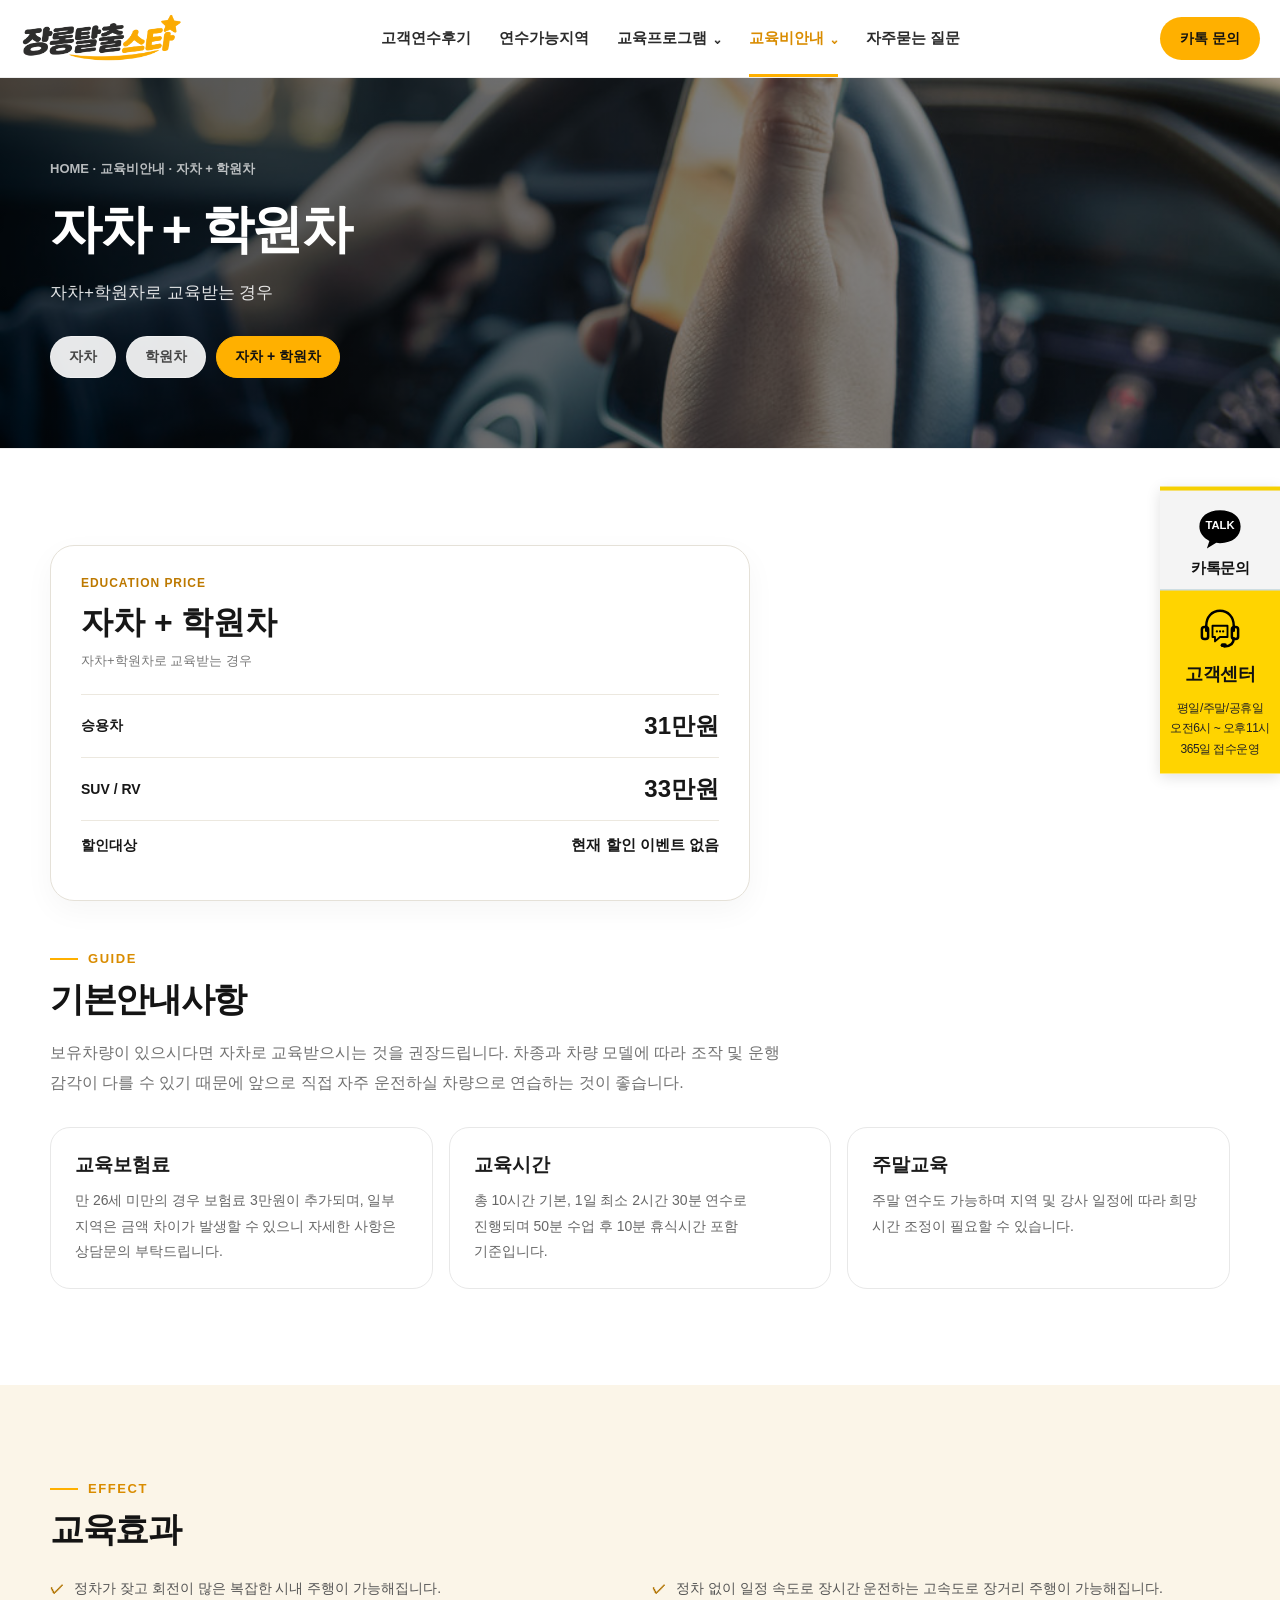
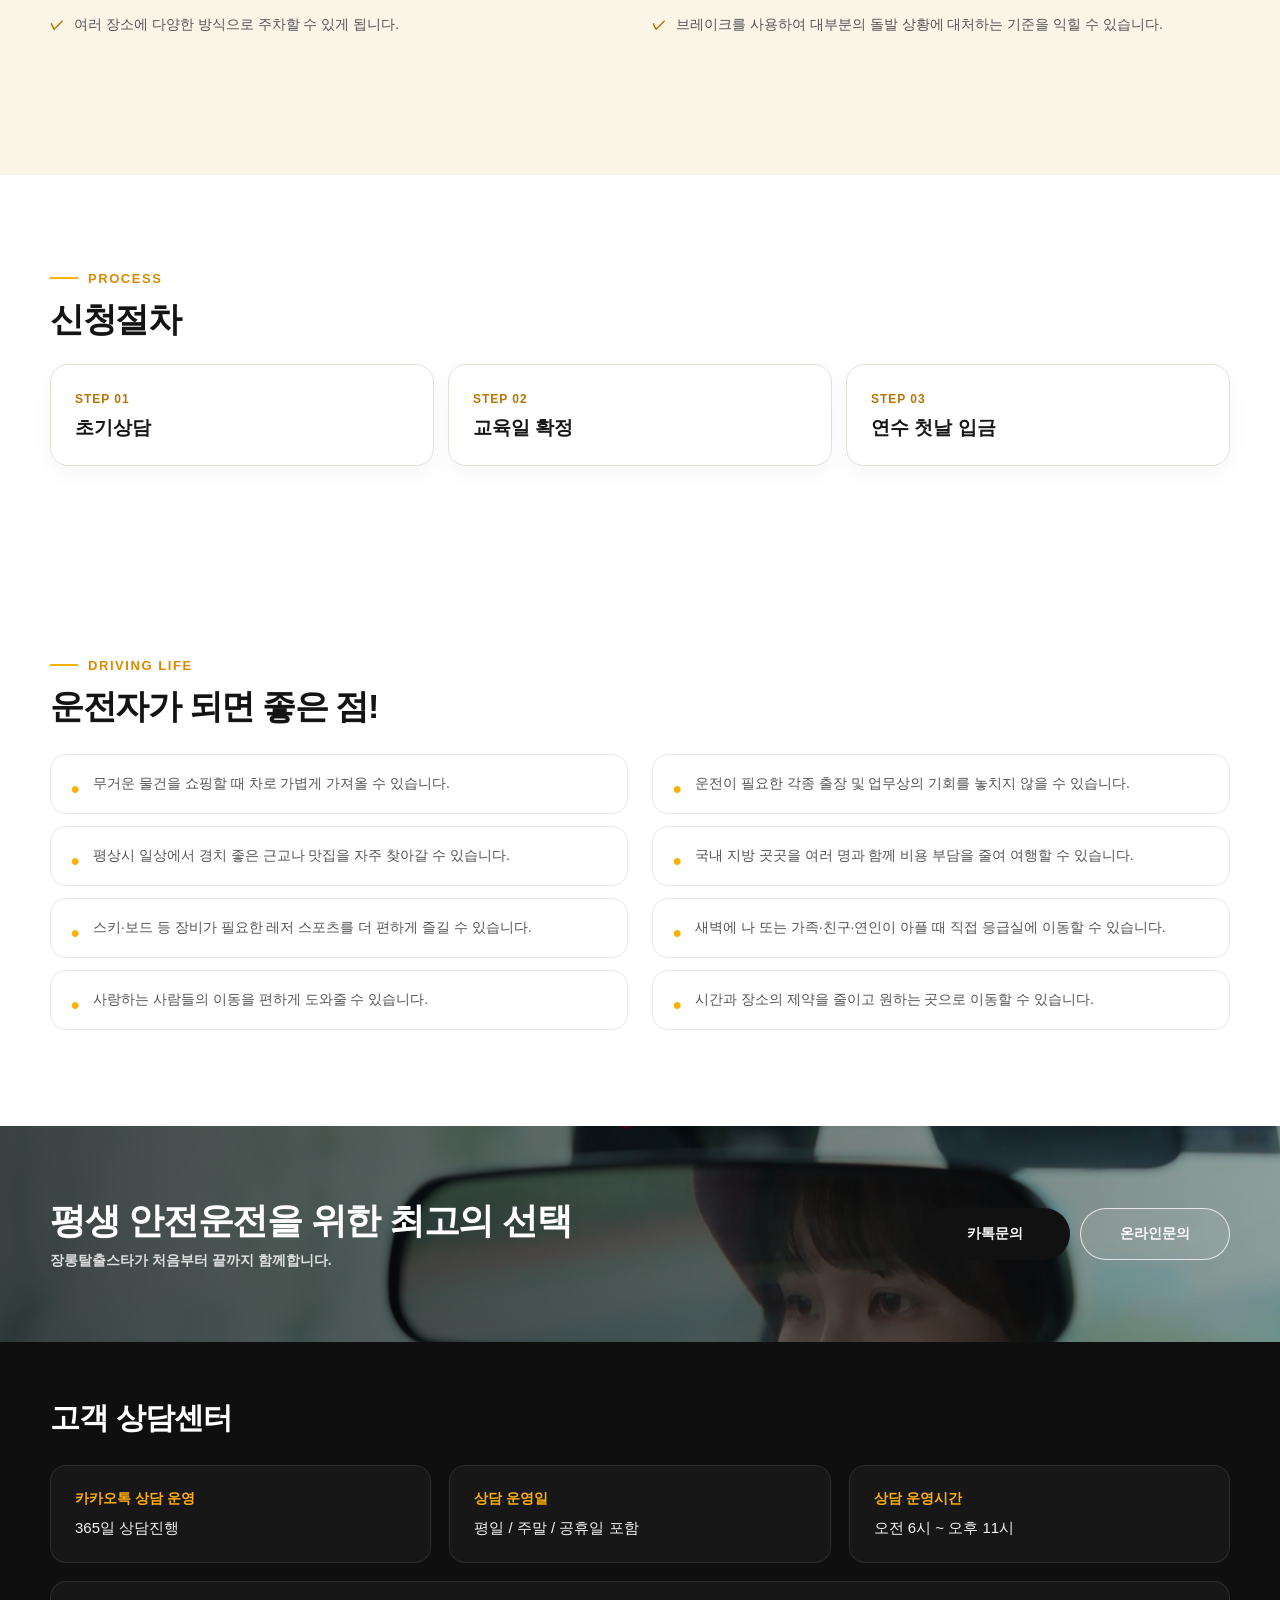
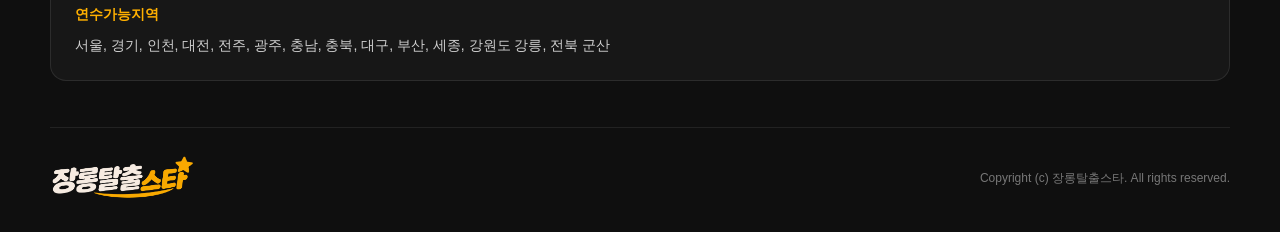
<file: price-mix.html>
<!DOCTYPE html>

<html lang="ko"><head><meta charset="utf-8"/><meta content="width=device-width,initial-scale=1.0" name="viewport"/><meta content="장롱탈출스타 방문 운전연수" name="description"/><title>자차 + 학원차 | 장롱탈출스타</title><link href="style.css" rel="stylesheet"/></head><body><header id="gd-header"><div class="gd-header-inner"><a class="gd-logo" href="index.html"><img alt="장롱탈출스타" class="gd-logo-img" src="images/logo.png"/></a><nav class="gd-nav"><div class="gd-nav-item"><a class="gd-nav-link" href="reviews.html">고객연수후기</a></div><div class="gd-nav-item"><a class="gd-nav-link" href="areas.html">연수가능지역</a></div><div class="gd-nav-item"><a class="gd-nav-link" href="program.html">교육프로그램 <span>⌄</span></a><div class="gd-dropdown"><a href="program-3day.html">3일반</a><a href="program-4day.html">4일반</a><a href="program-weekend.html">주말반</a><a href="program-supplement.html">보완반</a></div></div><div class="gd-nav-item"><a class="gd-nav-link active" href="price.html">교육비안내 <span>⌄</span></a><div class="gd-dropdown"><a href="price-own.html">자차</a><a href="price-school.html">학원차</a><a href="price-mix.html">자차 + 학원차</a></div></div><div class="gd-nav-item"><a class="gd-nav-link" href="faq.html">자주묻는 질문</a></div></nav><a class="gd-header-cta" href="https://pf.kakao.com/_xoxixjwG" rel="noopener noreferrer" target="_blank">카톡 문의</a><button class="gd-mobile-btn" type="button"><span></span><span></span><span></span></button></div></header><div class="gd-mobile-panel"><a href="reviews.html">고객연수후기</a><a href="areas.html">연수가능지역</a><div class="gd-mobile-label">교육프로그램</div><div class="gd-mobile-sub"><a href="program.html">전체보기</a><a href="program-3day.html">3일반</a><a href="program-4day.html">4일반</a><a href="program-weekend.html">주말반</a><a href="program-supplement.html">보완반</a></div><div class="gd-mobile-label">교육비안내</div><div class="gd-mobile-sub"><a href="price.html">전체보기</a><a href="price-own.html">자차</a><a href="price-school.html">학원차</a><a href="price-mix.html">자차 + 학원차</a></div><a href="faq.html">자주묻는 질문</a></div><section class="gd-page-hero gd-page-hero-image gd-page-hero-price"><div class="gd-inner"><div class="gd-breadcrumb">HOME · 교육비안내 · 자차 + 학원차</div><h1>자차 + 학원차</h1><p>자차+학원차로 교육받는 경우</p><div class="gd-subnav"><a class="" href="price-own.html">자차</a><a class="" href="price-school.html">학원차</a><a class="active" href="price-mix.html">자차 + 학원차</a></div></div></section><main><section class="gd-section"><div class="gd-inner"><div class="gd-price-overview" style="grid-template-columns:1fr!important;max-width:700px!important"><div class="gd-price-card"><div class="tag">EDUCATION PRICE</div><h2>자차 + 학원차</h2><p>자차+학원차로 교육받는 경우</p><div class="gd-price-row"><span>승용차</span><strong>31만원</strong></div><div class="gd-price-row"><span>SUV / RV</span><strong>33만원</strong></div><div class="gd-price-row"><span>할인대상</span><strong style="font-size:15px!important">현재 할인 이벤트 없음</strong></div></div></div><div style="height:50px"></div><div class="gd-kicker">GUIDE</div><h2 class="gd-title" style="font-size:34px!important">기본안내사항</h2><p class="gd-desc">보유차량이 있으시다면 자차로 교육받으시는 것을 권장드립니다. 차종과 차량 모델에 따라 조작 및 운행 감각이 다를 수 있기 때문에 앞으로 직접 자주 운전하실 차량으로 연습하는 것이 좋습니다.</p><div style="height:30px"></div><div class="gd-info-grid"><div class="gd-info-card"><h3>교육보험료</h3><p>만 26세 미만의 경우 보험료 3만원이 추가되며, 일부 지역은 금액 차이가 발생할 수 있으니 자세한 사항은 상담문의 부탁드립니다.</p></div><div class="gd-info-card"><h3>교육시간</h3><p>총 10시간 기본, 1일 최소 2시간 30분 연수로 진행되며 50분 수업 후 10분 휴식시간 포함 기준입니다.</p></div><div class="gd-info-card"><h3>주말교육</h3><p>주말 연수도 가능하며 지역 및 강사 일정에 따라 희망 시간 조정이 필요할 수 있습니다.</p></div></div></div></section><section class="gd-section gd-effect-section"><div class="gd-inner"><div class="gd-kicker">EFFECT</div><h2 class="gd-title" style="font-size:34px!important">교육효과</h2><div style="height:26px"></div><div class="gd-checks"><div class="gd-check">정차가 잦고 회전이 많은 복잡한 시내 주행이 가능해집니다.</div><div class="gd-check">정차 없이 일정 속도로 장시간 운전하는 고속도로 장거리 주행이 가능해집니다.</div><div class="gd-check">여러 장소에 다양한 방식으로 주차할 수 있게 됩니다.</div><div class="gd-check">브레이크를 사용하여 대부분의 돌발 상황에 대처하는 기준을 익힐 수 있습니다.</div></div><div style="height:42px"></div></div></section><section class="gd-section gd-process-section"><div class="gd-inner"><div class="gd-kicker">PROCESS</div><h2 class="gd-title" style="font-size:34px!important">신청절차</h2><div style="height:24px"></div><div class="gd-steps"><div class="gd-step"><span>STEP 01</span><strong>초기상담</strong></div><div class="gd-step"><span>STEP 02</span><strong>교육일 확정</strong></div><div class="gd-step"><span>STEP 03</span><strong>연수 첫날 입금</strong></div></div></div></section><section class="gd-section"><div class="gd-inner"><div class="gd-kicker">DRIVING LIFE</div><h2 class="gd-title" style="font-size:34px!important">운전자가 되면 좋은 점!</h2><div style="height:28px"></div><div class="gd-benefits"><div class="gd-benefit">무거운 물건을 쇼핑할 때 차로 가볍게 가져올 수 있습니다.</div><div class="gd-benefit">운전이 필요한 각종 출장 및 업무상의 기회를 놓치지 않을 수 있습니다.</div><div class="gd-benefit">평상시 일상에서 경치 좋은 근교나 맛집을 자주 찾아갈 수 있습니다.</div><div class="gd-benefit">국내 지방 곳곳을 여러 명과 함께 비용 부담을 줄여 여행할 수 있습니다.</div><div class="gd-benefit">스키·보드 등 장비가 필요한 레저 스포츠를 더 편하게 즐길 수 있습니다.</div><div class="gd-benefit">새벽에 나 또는 가족·친구·연인이 아플 때 직접 응급실에 이동할 수 있습니다.</div><div class="gd-benefit">사랑하는 사람들의 이동을 편하게 도와줄 수 있습니다.</div><div class="gd-benefit">시간과 장소의 제약을 줄이고 원하는 곳으로 이동할 수 있습니다.</div></div></div></section></main><section id="gd-cta"><div class="gd-inner gd-cta-layout"><div><h2>평생 안전운전을 위한 최고의 선택</h2><p>장롱탈출스타가 처음부터 끝까지 함께합니다.</p></div><div class="gd-cta-buttons"><a class="gd-btn gd-btn-dark" href="https://pf.kakao.com/_xoxixjwG" rel="noopener noreferrer" target="_blank">카톡문의</a><a class="gd-btn gd-btn-outline" href="#">온라인문의</a></div></div></section><footer id="gd-footer"><div class="gd-inner"><div class="gd-footer-contact"><div class="gd-footer-contact-title">고객 상담센터</div><div class="gd-footer-contact-grid"><div class="gd-footer-contact-item"><strong>카카오톡 상담 운영</strong><span>365일 상담진행</span></div><div class="gd-footer-contact-item"><strong>상담 운영일</strong><span>평일 / 주말 / 공휴일 포함</span></div><div class="gd-footer-contact-item"><strong>상담 운영시간</strong><span>오전 6시 ~ 오후 11시</span></div><div class="gd-footer-contact-item gd-footer-contact-area"><strong>연수가능지역</strong><span>서울, 경기, 인천, 대전, 전주, 광주, 충남, 충북, 대구, 부산, 세종, 강원도 강릉, 전북 군산</span></div></div></div><div class="gd-footer-bottom"><div class="gd-footer-brand"><img alt="장롱탈출스타" class="gd-footer-logo-img" src="images/logo2.png"/></div><div class="gd-footer-copy">Copyright (c) 장롱탈출스타. All rights reserved.</div></div></div></footer><div id="muv-side-floating">
<a class="muv-side-item muv-side-kakao" href="https://pf.kakao.com/_xoxixjwG" rel="noopener noreferrer" target="_blank">
<div class="muv-side-icon">
<svg aria-hidden="true" viewbox="0 0 80 65">
<path d="M40 5C20 5 7 16 7 31c0 10 6 18 16 23l-4 12 15-9c2 .3 4 .5 6 .5 20 0 33-11 33-26.5S60 5 40 5z" fill="#000"></path>
<text fill="#fff" font-size="18" font-weight="800" text-anchor="middle" x="40" y="35">TALK</text>
</svg>
</div>
<div class="muv-side-title">카톡문의</div>
</a>
<div class="muv-side-item muv-side-cs">
<div class="muv-side-icon">
<svg aria-hidden="true" viewbox="0 0 80 80">
<path d="M18 42V34c0-14 9-24 22-24s22 10 22 24v8" fill="none" stroke="#000" stroke-linecap="round" stroke-width="4"></path>
<rect fill="none" height="19" rx="4" stroke="#000" stroke-width="4" width="10" x="11" y="36"></rect>
<rect fill="none" height="19" rx="4" stroke="#000" stroke-width="4" width="10" x="59" y="36"></rect>
<path d="M62 54c0 9-6 13-15 13" fill="none" stroke="#000" stroke-linecap="round" stroke-width="4"></path>
<rect fill="#000" height="6" rx="3" width="10" x="41" y="62"></rect>
<path d="M28 34h24v18H40l-8 7v-7h-4z" fill="none" stroke="#000" stroke-linejoin="round" stroke-width="3"></path>
<circle cx="35" cy="43" r="1.8"></circle>
<circle cx="40" cy="43" r="1.8"></circle>
<circle cx="45" cy="43" r="1.8"></circle>
</svg>
</div>
<div class="muv-side-title muv-side-cs-title">고객센터</div>
<div class="muv-side-hours">
      평일/주말/공휴일<br/>
      오전6시 ~ 오후11시<br/>
      365일 접수운영
    </div>
</div>
</div><script src="script.js"></script></body></html>
</file>
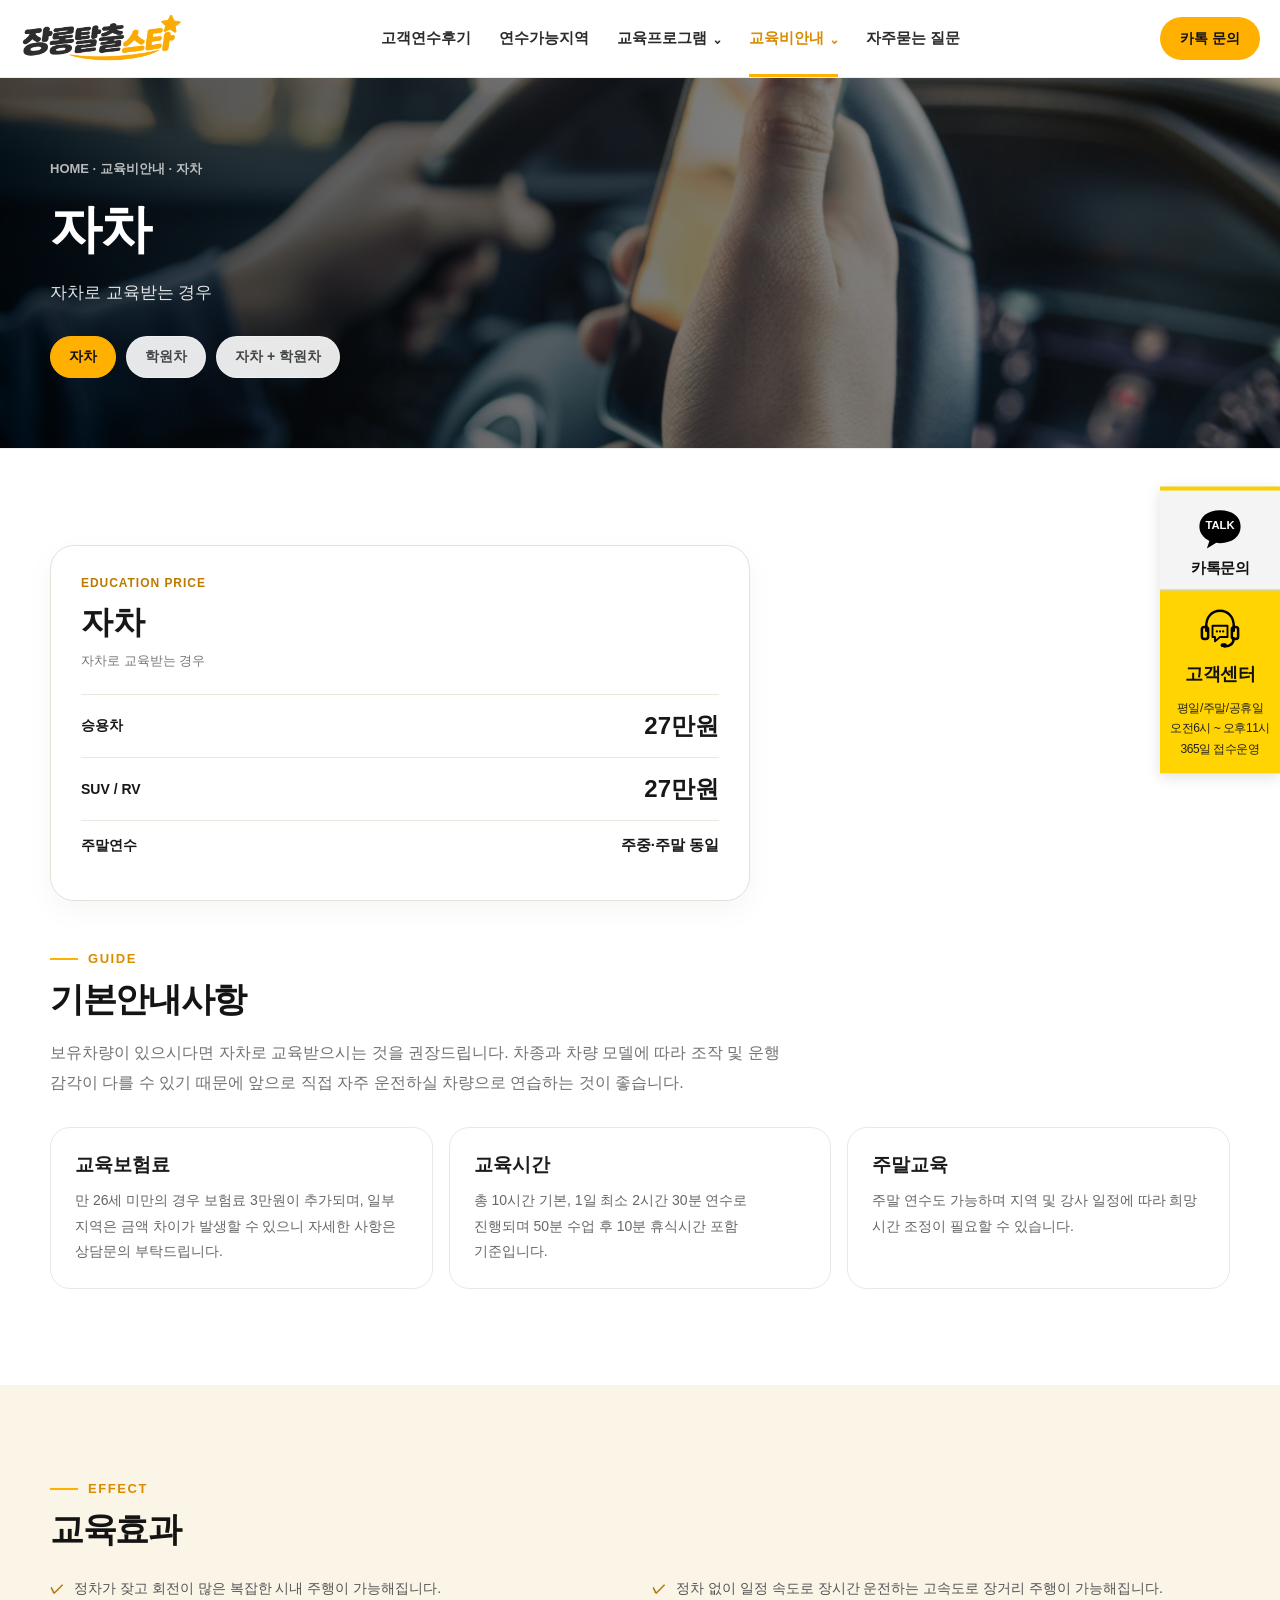
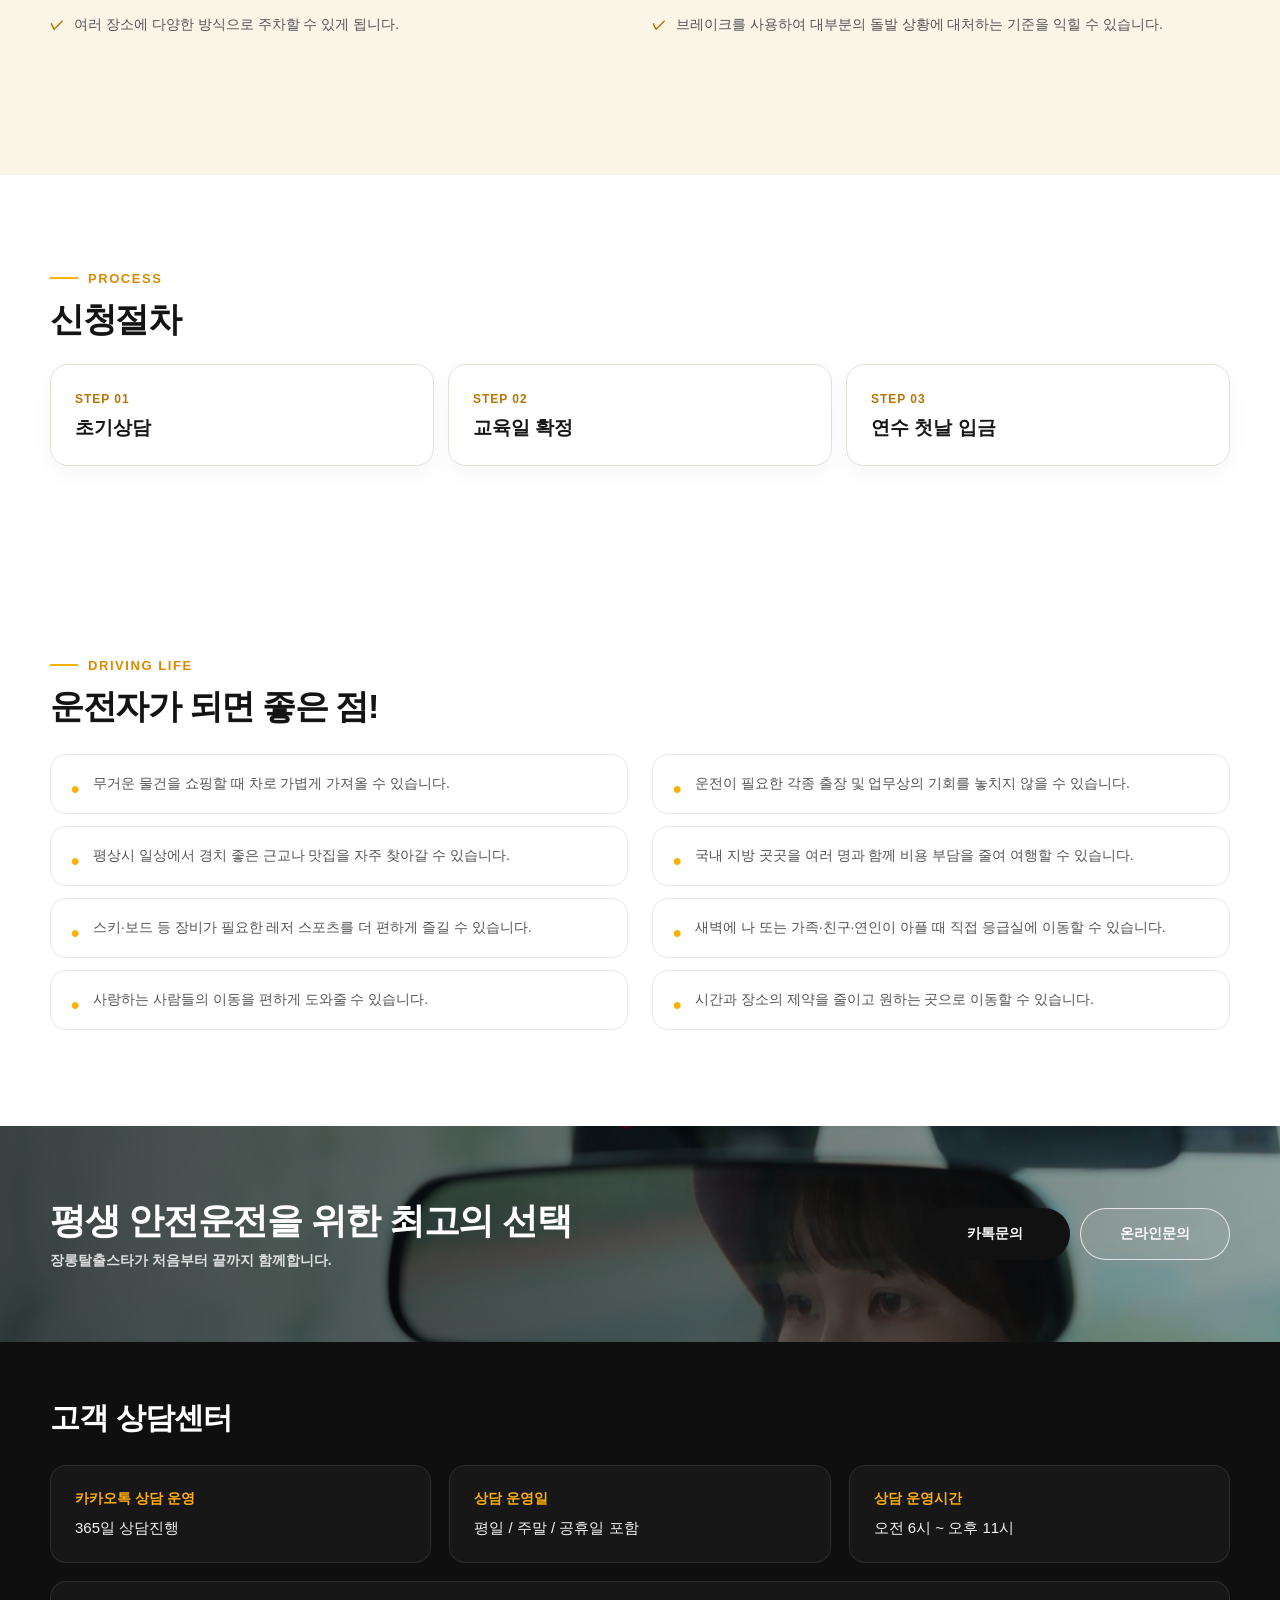
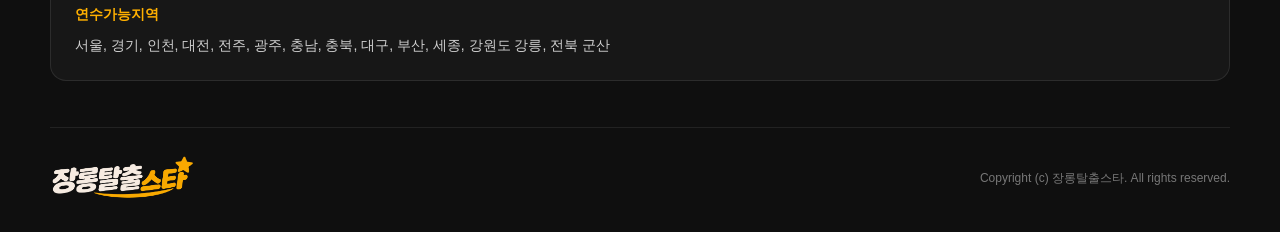
<file: price-own.html>
<!DOCTYPE html>

<html lang="ko"><head><meta charset="utf-8"/><meta content="width=device-width,initial-scale=1.0" name="viewport"/><meta content="장롱탈출스타 방문 운전연수" name="description"/><title>자차 | 장롱탈출스타</title><link href="style.css" rel="stylesheet"/></head><body><header id="gd-header"><div class="gd-header-inner"><a class="gd-logo" href="index.html"><img alt="장롱탈출스타" class="gd-logo-img" src="images/logo.png"/></a><nav class="gd-nav"><div class="gd-nav-item"><a class="gd-nav-link" href="reviews.html">고객연수후기</a></div><div class="gd-nav-item"><a class="gd-nav-link" href="areas.html">연수가능지역</a></div><div class="gd-nav-item"><a class="gd-nav-link" href="program.html">교육프로그램 <span>⌄</span></a><div class="gd-dropdown"><a href="program-3day.html">3일반</a><a href="program-4day.html">4일반</a><a href="program-weekend.html">주말반</a><a href="program-supplement.html">보완반</a></div></div><div class="gd-nav-item"><a class="gd-nav-link active" href="price.html">교육비안내 <span>⌄</span></a><div class="gd-dropdown"><a href="price-own.html">자차</a><a href="price-school.html">학원차</a><a href="price-mix.html">자차 + 학원차</a></div></div><div class="gd-nav-item"><a class="gd-nav-link" href="faq.html">자주묻는 질문</a></div></nav><a class="gd-header-cta" href="https://pf.kakao.com/_xoxixjwG" rel="noopener noreferrer" target="_blank">카톡 문의</a><button class="gd-mobile-btn" type="button"><span></span><span></span><span></span></button></div></header><div class="gd-mobile-panel"><a href="reviews.html">고객연수후기</a><a href="areas.html">연수가능지역</a><div class="gd-mobile-label">교육프로그램</div><div class="gd-mobile-sub"><a href="program.html">전체보기</a><a href="program-3day.html">3일반</a><a href="program-4day.html">4일반</a><a href="program-weekend.html">주말반</a><a href="program-supplement.html">보완반</a></div><div class="gd-mobile-label">교육비안내</div><div class="gd-mobile-sub"><a href="price.html">전체보기</a><a href="price-own.html">자차</a><a href="price-school.html">학원차</a><a href="price-mix.html">자차 + 학원차</a></div><a href="faq.html">자주묻는 질문</a></div><section class="gd-page-hero gd-page-hero-image gd-page-hero-price"><div class="gd-inner"><div class="gd-breadcrumb">HOME · 교육비안내 · 자차</div><h1>자차</h1><p>자차로 교육받는 경우</p><div class="gd-subnav"><a class="active" href="price-own.html">자차</a><a class="" href="price-school.html">학원차</a><a class="" href="price-mix.html">자차 + 학원차</a></div></div></section><main><section class="gd-section"><div class="gd-inner"><div class="gd-price-overview" style="grid-template-columns:1fr!important;max-width:700px!important"><div class="gd-price-card"><div class="tag">EDUCATION PRICE</div><h2>자차</h2><p>자차로 교육받는 경우</p><div class="gd-price-row"><span>승용차</span><strong>27만원</strong></div><div class="gd-price-row"><span>SUV / RV</span><strong>27만원</strong></div><div class="gd-price-row"><span>주말연수</span><strong style="font-size:15px!important">주중·주말 동일</strong></div></div></div><div style="height:50px"></div><div class="gd-kicker">GUIDE</div><h2 class="gd-title" style="font-size:34px!important">기본안내사항</h2><p class="gd-desc">보유차량이 있으시다면 자차로 교육받으시는 것을 권장드립니다. 차종과 차량 모델에 따라 조작 및 운행 감각이 다를 수 있기 때문에 앞으로 직접 자주 운전하실 차량으로 연습하는 것이 좋습니다.</p><div style="height:30px"></div><div class="gd-info-grid"><div class="gd-info-card"><h3>교육보험료</h3><p>만 26세 미만의 경우 보험료 3만원이 추가되며, 일부 지역은 금액 차이가 발생할 수 있으니 자세한 사항은 상담문의 부탁드립니다.</p></div><div class="gd-info-card"><h3>교육시간</h3><p>총 10시간 기본, 1일 최소 2시간 30분 연수로 진행되며 50분 수업 후 10분 휴식시간 포함 기준입니다.</p></div><div class="gd-info-card"><h3>주말교육</h3><p>주말 연수도 가능하며 지역 및 강사 일정에 따라 희망 시간 조정이 필요할 수 있습니다.</p></div></div></div></section><section class="gd-section gd-effect-section"><div class="gd-inner"><div class="gd-kicker">EFFECT</div><h2 class="gd-title" style="font-size:34px!important">교육효과</h2><div style="height:26px"></div><div class="gd-checks"><div class="gd-check">정차가 잦고 회전이 많은 복잡한 시내 주행이 가능해집니다.</div><div class="gd-check">정차 없이 일정 속도로 장시간 운전하는 고속도로 장거리 주행이 가능해집니다.</div><div class="gd-check">여러 장소에 다양한 방식으로 주차할 수 있게 됩니다.</div><div class="gd-check">브레이크를 사용하여 대부분의 돌발 상황에 대처하는 기준을 익힐 수 있습니다.</div></div><div style="height:42px"></div></div></section><section class="gd-section gd-process-section"><div class="gd-inner"><div class="gd-kicker">PROCESS</div><h2 class="gd-title" style="font-size:34px!important">신청절차</h2><div style="height:24px"></div><div class="gd-steps"><div class="gd-step"><span>STEP 01</span><strong>초기상담</strong></div><div class="gd-step"><span>STEP 02</span><strong>교육일 확정</strong></div><div class="gd-step"><span>STEP 03</span><strong>연수 첫날 입금</strong></div></div></div></section><section class="gd-section"><div class="gd-inner"><div class="gd-kicker">DRIVING LIFE</div><h2 class="gd-title" style="font-size:34px!important">운전자가 되면 좋은 점!</h2><div style="height:28px"></div><div class="gd-benefits"><div class="gd-benefit">무거운 물건을 쇼핑할 때 차로 가볍게 가져올 수 있습니다.</div><div class="gd-benefit">운전이 필요한 각종 출장 및 업무상의 기회를 놓치지 않을 수 있습니다.</div><div class="gd-benefit">평상시 일상에서 경치 좋은 근교나 맛집을 자주 찾아갈 수 있습니다.</div><div class="gd-benefit">국내 지방 곳곳을 여러 명과 함께 비용 부담을 줄여 여행할 수 있습니다.</div><div class="gd-benefit">스키·보드 등 장비가 필요한 레저 스포츠를 더 편하게 즐길 수 있습니다.</div><div class="gd-benefit">새벽에 나 또는 가족·친구·연인이 아플 때 직접 응급실에 이동할 수 있습니다.</div><div class="gd-benefit">사랑하는 사람들의 이동을 편하게 도와줄 수 있습니다.</div><div class="gd-benefit">시간과 장소의 제약을 줄이고 원하는 곳으로 이동할 수 있습니다.</div></div></div></section></main><section id="gd-cta"><div class="gd-inner gd-cta-layout"><div><h2>평생 안전운전을 위한 최고의 선택</h2><p>장롱탈출스타가 처음부터 끝까지 함께합니다.</p></div><div class="gd-cta-buttons"><a class="gd-btn gd-btn-dark" href="https://pf.kakao.com/_xoxixjwG" rel="noopener noreferrer" target="_blank">카톡문의</a><a class="gd-btn gd-btn-outline" href="#">온라인문의</a></div></div></section><footer id="gd-footer"><div class="gd-inner"><div class="gd-footer-contact"><div class="gd-footer-contact-title">고객 상담센터</div><div class="gd-footer-contact-grid"><div class="gd-footer-contact-item"><strong>카카오톡 상담 운영</strong><span>365일 상담진행</span></div><div class="gd-footer-contact-item"><strong>상담 운영일</strong><span>평일 / 주말 / 공휴일 포함</span></div><div class="gd-footer-contact-item"><strong>상담 운영시간</strong><span>오전 6시 ~ 오후 11시</span></div><div class="gd-footer-contact-item gd-footer-contact-area"><strong>연수가능지역</strong><span>서울, 경기, 인천, 대전, 전주, 광주, 충남, 충북, 대구, 부산, 세종, 강원도 강릉, 전북 군산</span></div></div></div><div class="gd-footer-bottom"><div class="gd-footer-brand"><img alt="장롱탈출스타" class="gd-footer-logo-img" src="images/logo2.png"/></div><div class="gd-footer-copy">Copyright (c) 장롱탈출스타. All rights reserved.</div></div></div></footer><div id="muv-side-floating">
<a class="muv-side-item muv-side-kakao" href="https://pf.kakao.com/_xoxixjwG" rel="noopener noreferrer" target="_blank">
<div class="muv-side-icon">
<svg aria-hidden="true" viewbox="0 0 80 65">
<path d="M40 5C20 5 7 16 7 31c0 10 6 18 16 23l-4 12 15-9c2 .3 4 .5 6 .5 20 0 33-11 33-26.5S60 5 40 5z" fill="#000"></path>
<text fill="#fff" font-size="18" font-weight="800" text-anchor="middle" x="40" y="35">TALK</text>
</svg>
</div>
<div class="muv-side-title">카톡문의</div>
</a>
<div class="muv-side-item muv-side-cs">
<div class="muv-side-icon">
<svg aria-hidden="true" viewbox="0 0 80 80">
<path d="M18 42V34c0-14 9-24 22-24s22 10 22 24v8" fill="none" stroke="#000" stroke-linecap="round" stroke-width="4"></path>
<rect fill="none" height="19" rx="4" stroke="#000" stroke-width="4" width="10" x="11" y="36"></rect>
<rect fill="none" height="19" rx="4" stroke="#000" stroke-width="4" width="10" x="59" y="36"></rect>
<path d="M62 54c0 9-6 13-15 13" fill="none" stroke="#000" stroke-linecap="round" stroke-width="4"></path>
<rect fill="#000" height="6" rx="3" width="10" x="41" y="62"></rect>
<path d="M28 34h24v18H40l-8 7v-7h-4z" fill="none" stroke="#000" stroke-linejoin="round" stroke-width="3"></path>
<circle cx="35" cy="43" r="1.8"></circle>
<circle cx="40" cy="43" r="1.8"></circle>
<circle cx="45" cy="43" r="1.8"></circle>
</svg>
</div>
<div class="muv-side-title muv-side-cs-title">고객센터</div>
<div class="muv-side-hours">
      평일/주말/공휴일<br/>
      오전6시 ~ 오후11시<br/>
      365일 접수운영
    </div>
</div>
</div><script src="script.js"></script></body></html>
</file>
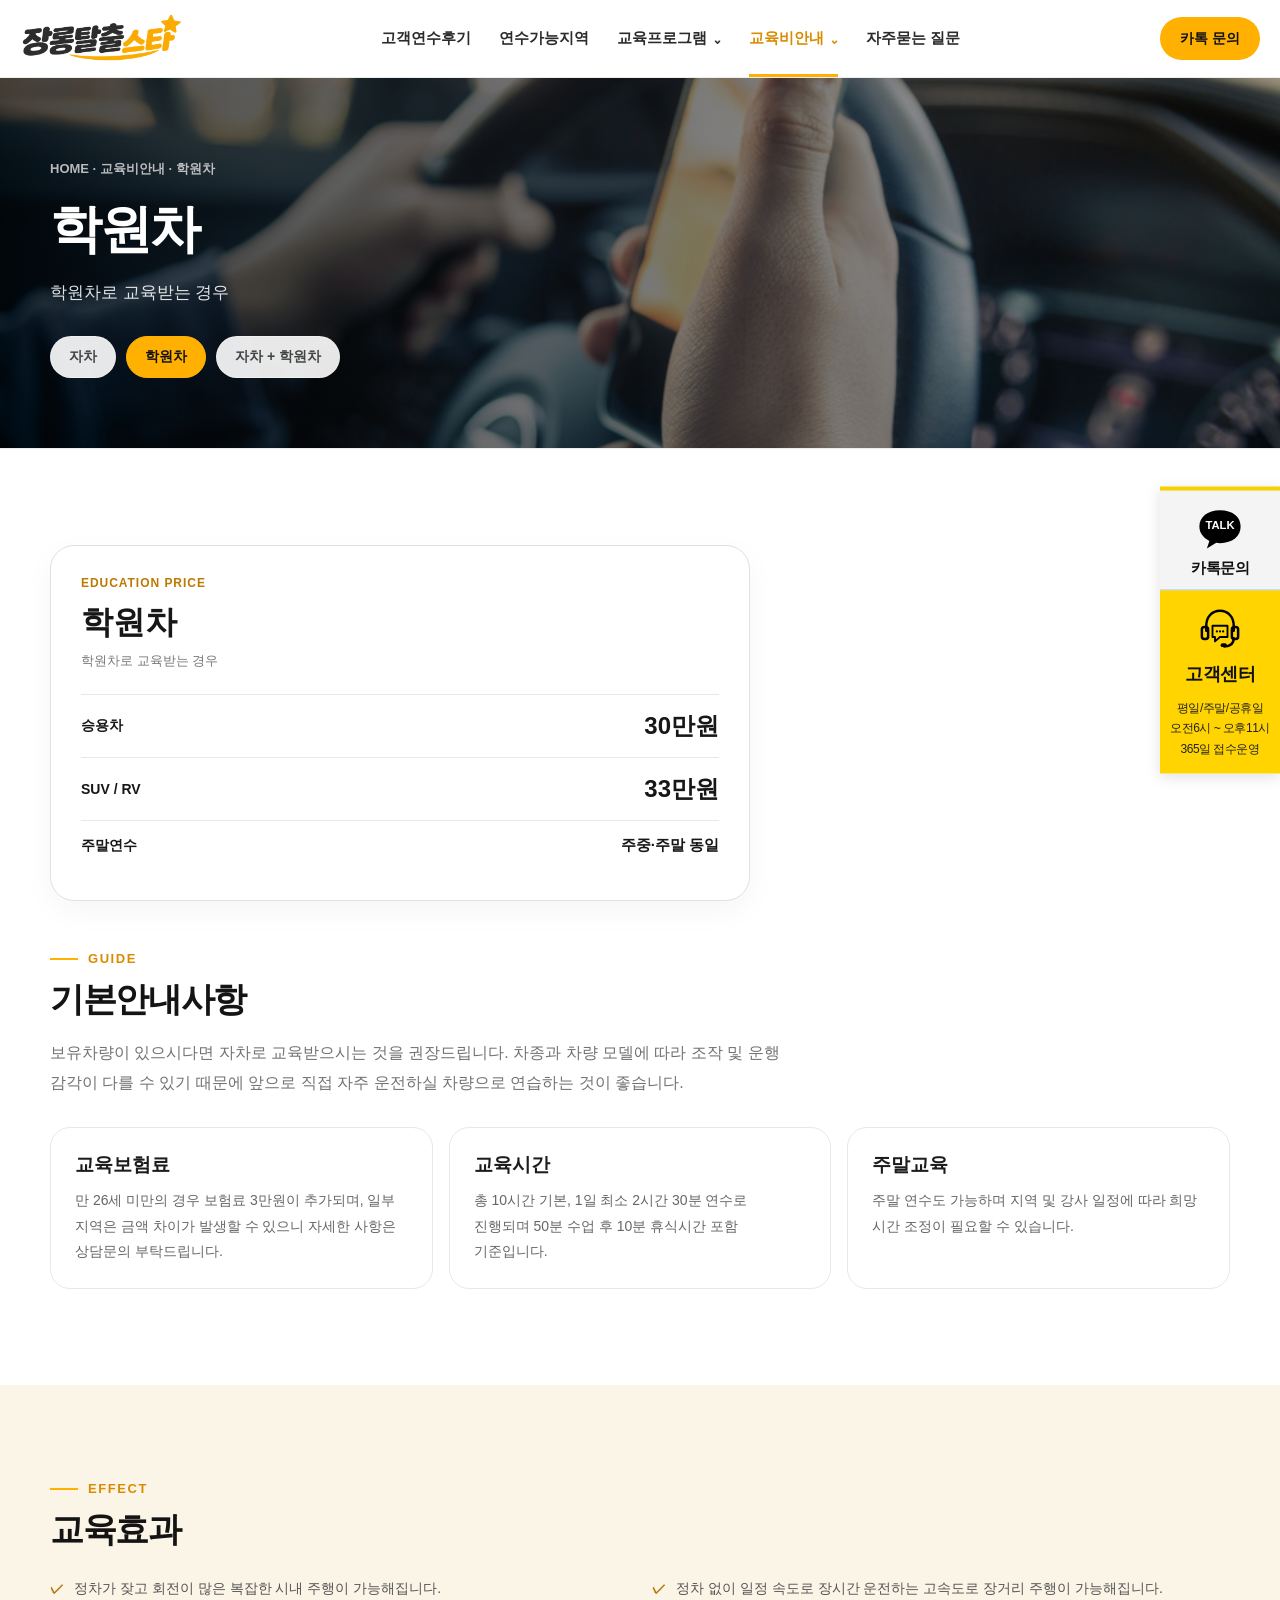
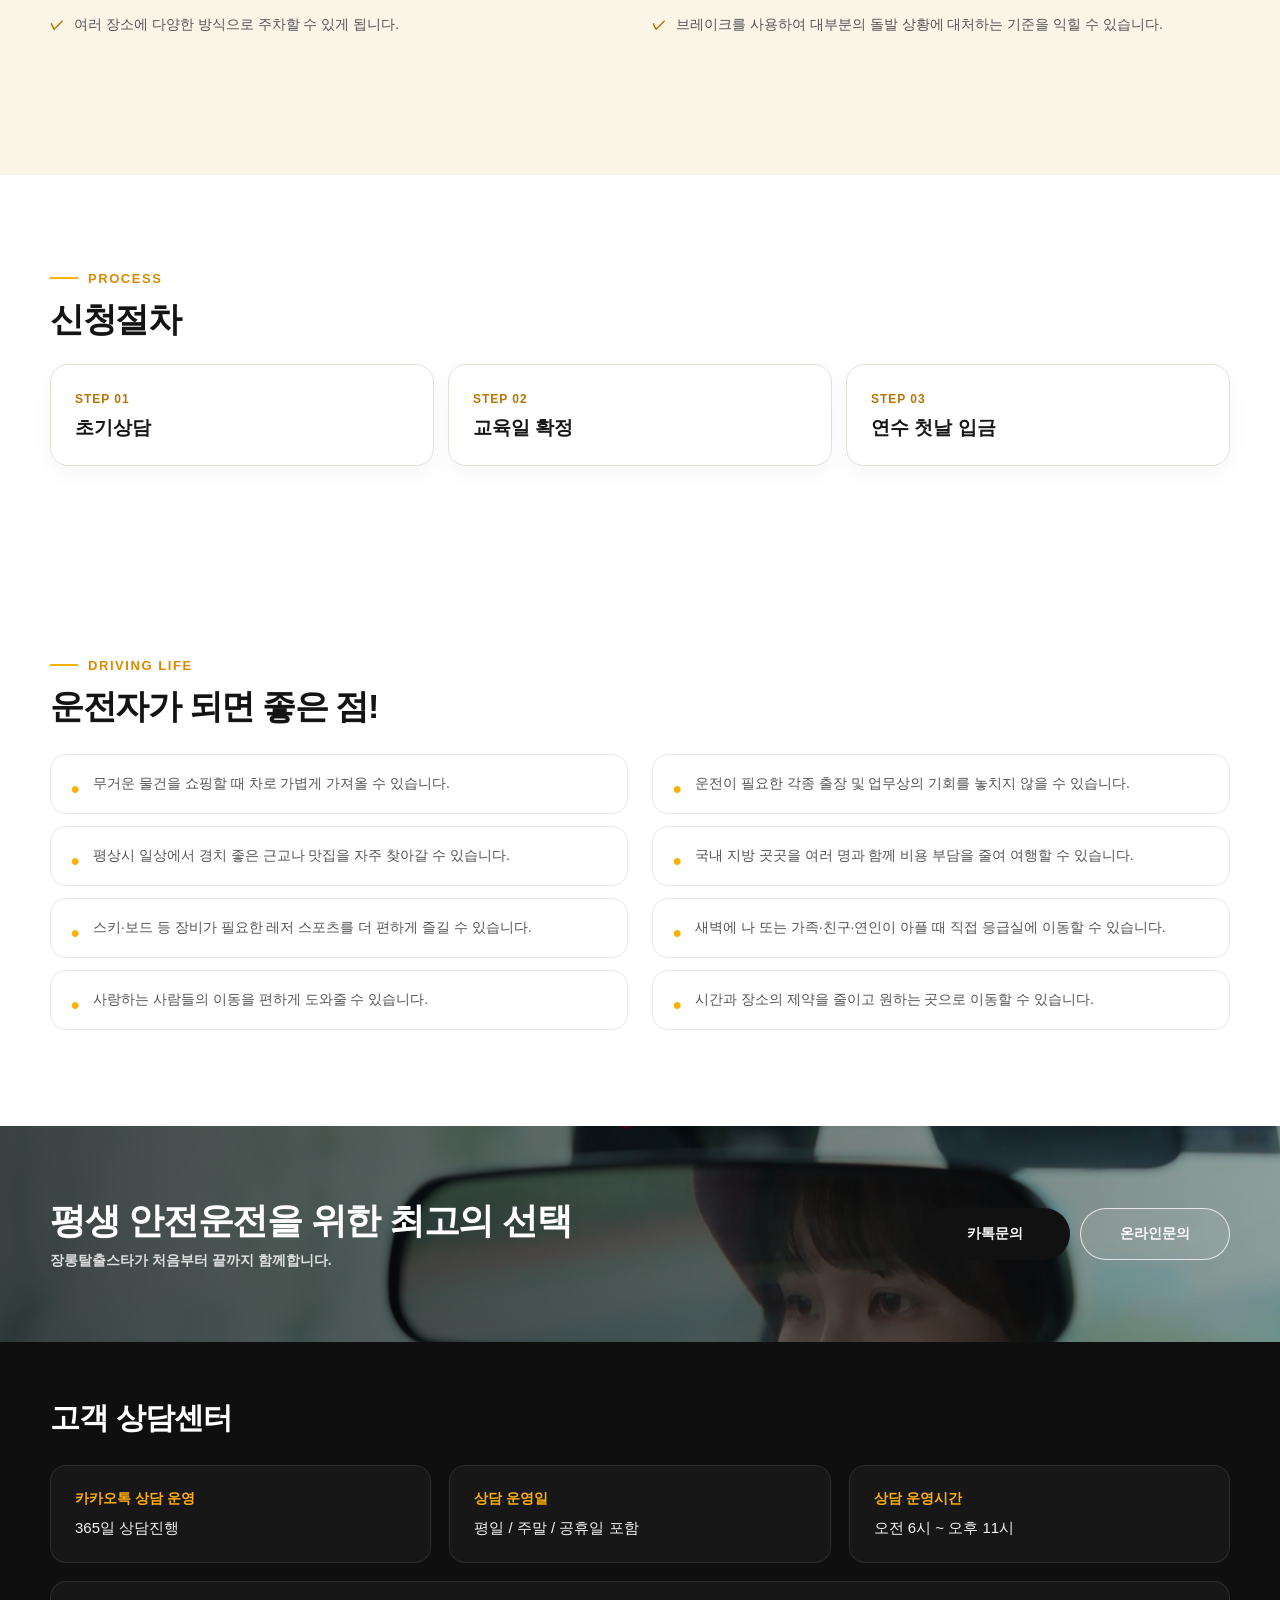
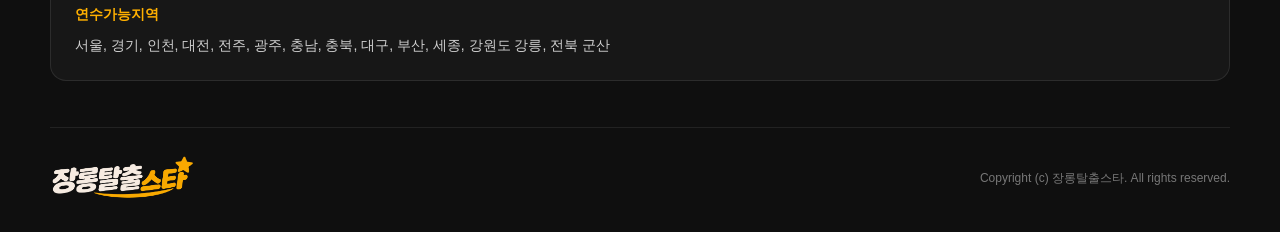
<file: price-school.html>
<!DOCTYPE html>

<html lang="ko"><head><meta charset="utf-8"/><meta content="width=device-width,initial-scale=1.0" name="viewport"/><meta content="장롱탈출스타 방문 운전연수" name="description"/><title>학원차 | 장롱탈출스타</title><link href="style.css" rel="stylesheet"/></head><body><header id="gd-header"><div class="gd-header-inner"><a class="gd-logo" href="index.html"><img alt="장롱탈출스타" class="gd-logo-img" src="images/logo.png"/></a><nav class="gd-nav"><div class="gd-nav-item"><a class="gd-nav-link" href="reviews.html">고객연수후기</a></div><div class="gd-nav-item"><a class="gd-nav-link" href="areas.html">연수가능지역</a></div><div class="gd-nav-item"><a class="gd-nav-link" href="program.html">교육프로그램 <span>⌄</span></a><div class="gd-dropdown"><a href="program-3day.html">3일반</a><a href="program-4day.html">4일반</a><a href="program-weekend.html">주말반</a><a href="program-supplement.html">보완반</a></div></div><div class="gd-nav-item"><a class="gd-nav-link active" href="price.html">교육비안내 <span>⌄</span></a><div class="gd-dropdown"><a href="price-own.html">자차</a><a href="price-school.html">학원차</a><a href="price-mix.html">자차 + 학원차</a></div></div><div class="gd-nav-item"><a class="gd-nav-link" href="faq.html">자주묻는 질문</a></div></nav><a class="gd-header-cta" href="https://pf.kakao.com/_xoxixjwG" rel="noopener noreferrer" target="_blank">카톡 문의</a><button class="gd-mobile-btn" type="button"><span></span><span></span><span></span></button></div></header><div class="gd-mobile-panel"><a href="reviews.html">고객연수후기</a><a href="areas.html">연수가능지역</a><div class="gd-mobile-label">교육프로그램</div><div class="gd-mobile-sub"><a href="program.html">전체보기</a><a href="program-3day.html">3일반</a><a href="program-4day.html">4일반</a><a href="program-weekend.html">주말반</a><a href="program-supplement.html">보완반</a></div><div class="gd-mobile-label">교육비안내</div><div class="gd-mobile-sub"><a href="price.html">전체보기</a><a href="price-own.html">자차</a><a href="price-school.html">학원차</a><a href="price-mix.html">자차 + 학원차</a></div><a href="faq.html">자주묻는 질문</a></div><section class="gd-page-hero gd-page-hero-image gd-page-hero-price"><div class="gd-inner"><div class="gd-breadcrumb">HOME · 교육비안내 · 학원차</div><h1>학원차</h1><p>학원차로 교육받는 경우</p><div class="gd-subnav"><a class="" href="price-own.html">자차</a><a class="active" href="price-school.html">학원차</a><a class="" href="price-mix.html">자차 + 학원차</a></div></div></section><main><section class="gd-section"><div class="gd-inner"><div class="gd-price-overview" style="grid-template-columns:1fr!important;max-width:700px!important"><div class="gd-price-card"><div class="tag">EDUCATION PRICE</div><h2>학원차</h2><p>학원차로 교육받는 경우</p><div class="gd-price-row"><span>승용차</span><strong>30만원</strong></div><div class="gd-price-row"><span>SUV / RV</span><strong>33만원</strong></div><div class="gd-price-row"><span>주말연수</span><strong style="font-size:15px!important">주중·주말 동일</strong></div></div></div><div style="height:50px"></div><div class="gd-kicker">GUIDE</div><h2 class="gd-title" style="font-size:34px!important">기본안내사항</h2><p class="gd-desc">보유차량이 있으시다면 자차로 교육받으시는 것을 권장드립니다. 차종과 차량 모델에 따라 조작 및 운행 감각이 다를 수 있기 때문에 앞으로 직접 자주 운전하실 차량으로 연습하는 것이 좋습니다.</p><div style="height:30px"></div><div class="gd-info-grid"><div class="gd-info-card"><h3>교육보험료</h3><p>만 26세 미만의 경우 보험료 3만원이 추가되며, 일부 지역은 금액 차이가 발생할 수 있으니 자세한 사항은 상담문의 부탁드립니다.</p></div><div class="gd-info-card"><h3>교육시간</h3><p>총 10시간 기본, 1일 최소 2시간 30분 연수로 진행되며 50분 수업 후 10분 휴식시간 포함 기준입니다.</p></div><div class="gd-info-card"><h3>주말교육</h3><p>주말 연수도 가능하며 지역 및 강사 일정에 따라 희망 시간 조정이 필요할 수 있습니다.</p></div></div></div></section><section class="gd-section gd-effect-section"><div class="gd-inner"><div class="gd-kicker">EFFECT</div><h2 class="gd-title" style="font-size:34px!important">교육효과</h2><div style="height:26px"></div><div class="gd-checks"><div class="gd-check">정차가 잦고 회전이 많은 복잡한 시내 주행이 가능해집니다.</div><div class="gd-check">정차 없이 일정 속도로 장시간 운전하는 고속도로 장거리 주행이 가능해집니다.</div><div class="gd-check">여러 장소에 다양한 방식으로 주차할 수 있게 됩니다.</div><div class="gd-check">브레이크를 사용하여 대부분의 돌발 상황에 대처하는 기준을 익힐 수 있습니다.</div></div><div style="height:42px"></div></div></section><section class="gd-section gd-process-section"><div class="gd-inner"><div class="gd-kicker">PROCESS</div><h2 class="gd-title" style="font-size:34px!important">신청절차</h2><div style="height:24px"></div><div class="gd-steps"><div class="gd-step"><span>STEP 01</span><strong>초기상담</strong></div><div class="gd-step"><span>STEP 02</span><strong>교육일 확정</strong></div><div class="gd-step"><span>STEP 03</span><strong>연수 첫날 입금</strong></div></div></div></section><section class="gd-section"><div class="gd-inner"><div class="gd-kicker">DRIVING LIFE</div><h2 class="gd-title" style="font-size:34px!important">운전자가 되면 좋은 점!</h2><div style="height:28px"></div><div class="gd-benefits"><div class="gd-benefit">무거운 물건을 쇼핑할 때 차로 가볍게 가져올 수 있습니다.</div><div class="gd-benefit">운전이 필요한 각종 출장 및 업무상의 기회를 놓치지 않을 수 있습니다.</div><div class="gd-benefit">평상시 일상에서 경치 좋은 근교나 맛집을 자주 찾아갈 수 있습니다.</div><div class="gd-benefit">국내 지방 곳곳을 여러 명과 함께 비용 부담을 줄여 여행할 수 있습니다.</div><div class="gd-benefit">스키·보드 등 장비가 필요한 레저 스포츠를 더 편하게 즐길 수 있습니다.</div><div class="gd-benefit">새벽에 나 또는 가족·친구·연인이 아플 때 직접 응급실에 이동할 수 있습니다.</div><div class="gd-benefit">사랑하는 사람들의 이동을 편하게 도와줄 수 있습니다.</div><div class="gd-benefit">시간과 장소의 제약을 줄이고 원하는 곳으로 이동할 수 있습니다.</div></div></div></section></main><section id="gd-cta"><div class="gd-inner gd-cta-layout"><div><h2>평생 안전운전을 위한 최고의 선택</h2><p>장롱탈출스타가 처음부터 끝까지 함께합니다.</p></div><div class="gd-cta-buttons"><a class="gd-btn gd-btn-dark" href="https://pf.kakao.com/_xoxixjwG" rel="noopener noreferrer" target="_blank">카톡문의</a><a class="gd-btn gd-btn-outline" href="#">온라인문의</a></div></div></section><footer id="gd-footer"><div class="gd-inner"><div class="gd-footer-contact"><div class="gd-footer-contact-title">고객 상담센터</div><div class="gd-footer-contact-grid"><div class="gd-footer-contact-item"><strong>카카오톡 상담 운영</strong><span>365일 상담진행</span></div><div class="gd-footer-contact-item"><strong>상담 운영일</strong><span>평일 / 주말 / 공휴일 포함</span></div><div class="gd-footer-contact-item"><strong>상담 운영시간</strong><span>오전 6시 ~ 오후 11시</span></div><div class="gd-footer-contact-item gd-footer-contact-area"><strong>연수가능지역</strong><span>서울, 경기, 인천, 대전, 전주, 광주, 충남, 충북, 대구, 부산, 세종, 강원도 강릉, 전북 군산</span></div></div></div><div class="gd-footer-bottom"><div class="gd-footer-brand"><img alt="장롱탈출스타" class="gd-footer-logo-img" src="images/logo2.png"/></div><div class="gd-footer-copy">Copyright (c) 장롱탈출스타. All rights reserved.</div></div></div></footer><div id="muv-side-floating">
<a class="muv-side-item muv-side-kakao" href="https://pf.kakao.com/_xoxixjwG" rel="noopener noreferrer" target="_blank">
<div class="muv-side-icon">
<svg aria-hidden="true" viewbox="0 0 80 65">
<path d="M40 5C20 5 7 16 7 31c0 10 6 18 16 23l-4 12 15-9c2 .3 4 .5 6 .5 20 0 33-11 33-26.5S60 5 40 5z" fill="#000"></path>
<text fill="#fff" font-size="18" font-weight="800" text-anchor="middle" x="40" y="35">TALK</text>
</svg>
</div>
<div class="muv-side-title">카톡문의</div>
</a>
<div class="muv-side-item muv-side-cs">
<div class="muv-side-icon">
<svg aria-hidden="true" viewbox="0 0 80 80">
<path d="M18 42V34c0-14 9-24 22-24s22 10 22 24v8" fill="none" stroke="#000" stroke-linecap="round" stroke-width="4"></path>
<rect fill="none" height="19" rx="4" stroke="#000" stroke-width="4" width="10" x="11" y="36"></rect>
<rect fill="none" height="19" rx="4" stroke="#000" stroke-width="4" width="10" x="59" y="36"></rect>
<path d="M62 54c0 9-6 13-15 13" fill="none" stroke="#000" stroke-linecap="round" stroke-width="4"></path>
<rect fill="#000" height="6" rx="3" width="10" x="41" y="62"></rect>
<path d="M28 34h24v18H40l-8 7v-7h-4z" fill="none" stroke="#000" stroke-linejoin="round" stroke-width="3"></path>
<circle cx="35" cy="43" r="1.8"></circle>
<circle cx="40" cy="43" r="1.8"></circle>
<circle cx="45" cy="43" r="1.8"></circle>
</svg>
</div>
<div class="muv-side-title muv-side-cs-title">고객센터</div>
<div class="muv-side-hours">
      평일/주말/공휴일<br/>
      오전6시 ~ 오후11시<br/>
      365일 접수운영
    </div>
</div>
</div><script src="script.js"></script></body></html>
</file>
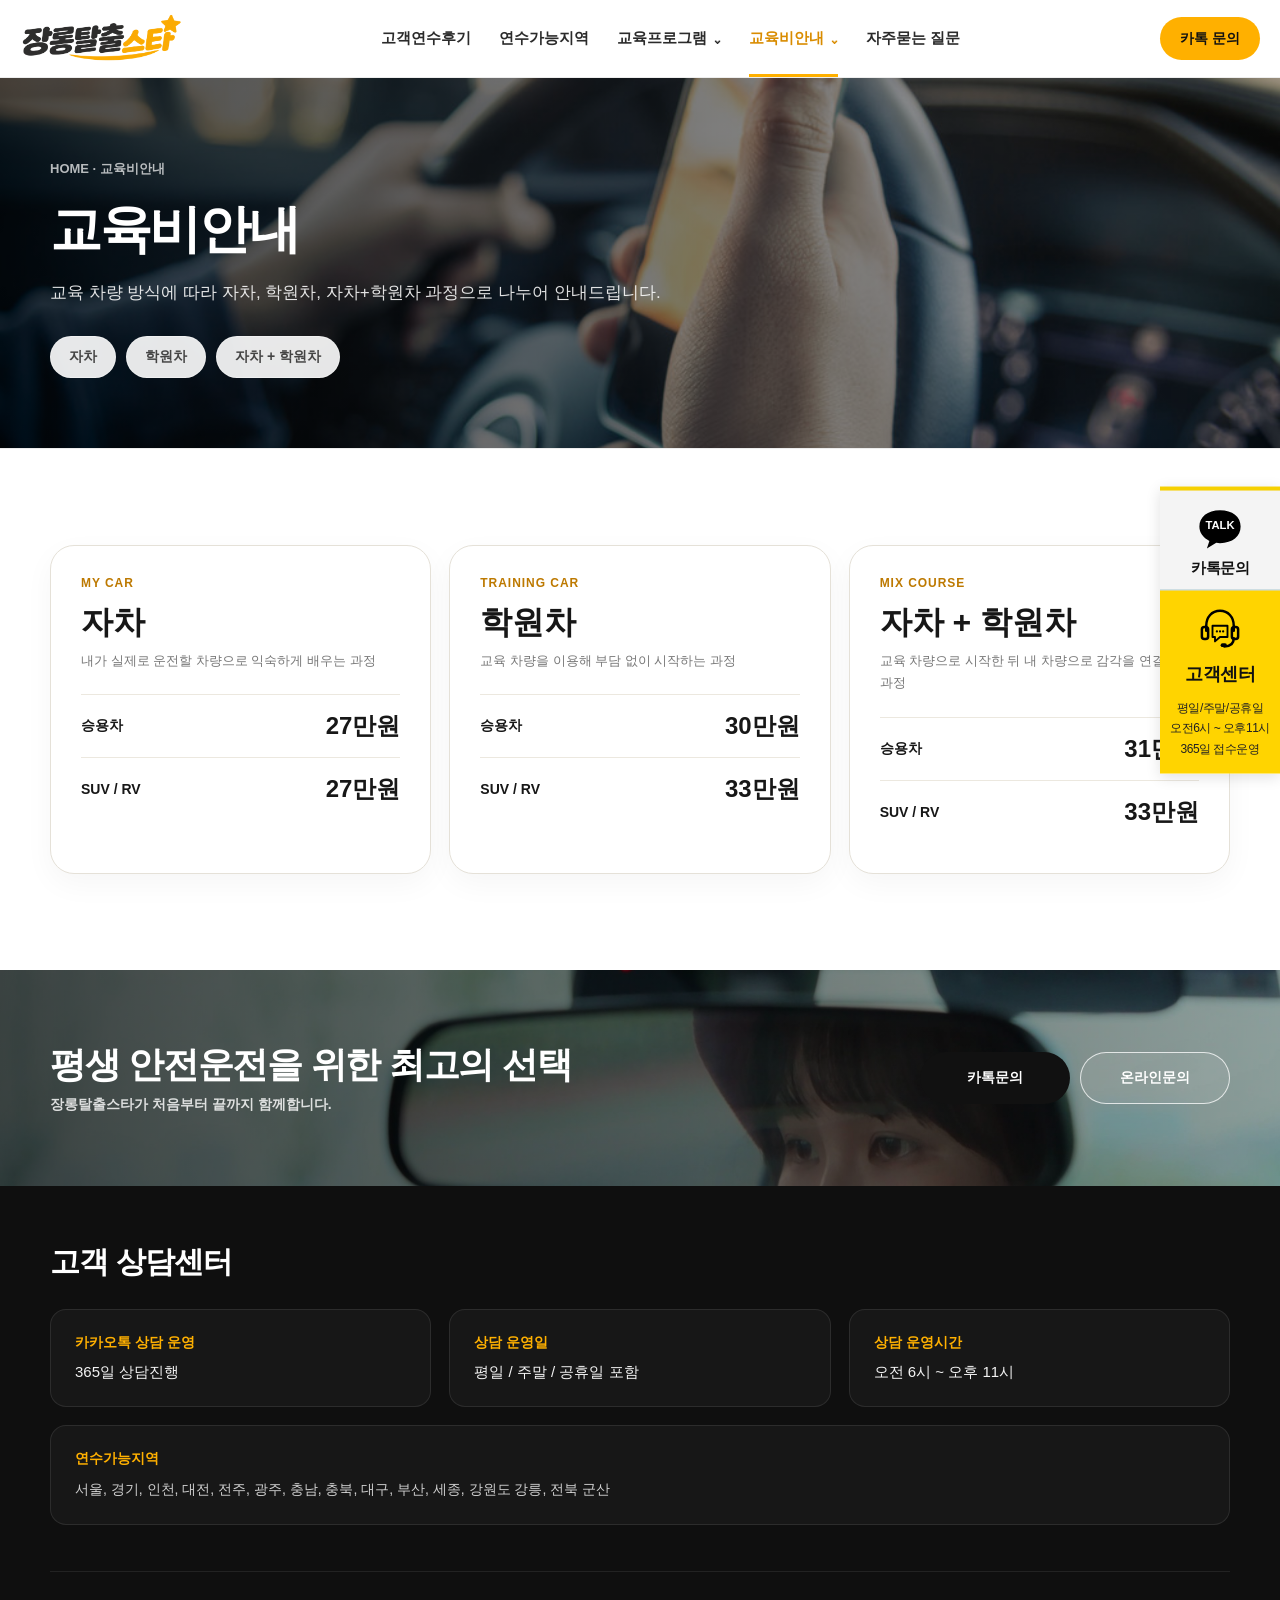
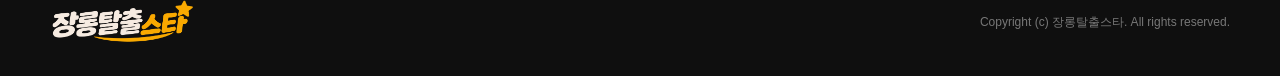
<file: price.html>
<!DOCTYPE html>
<html lang="ko"><head><meta charset="utf-8"/><meta content="width=device-width,initial-scale=1.0" name="viewport"/><meta content="장롱탈출스타 방문 운전연수" name="description"/><title>교육비안내 | 장롱탈출스타</title><link href="style.css" rel="stylesheet"/></head><body><header id="gd-header"><div class="gd-header-inner"><a class="gd-logo" href="index.html"><img alt="장롱탈출스타" class="gd-logo-img" src="images/logo.png"/></a><nav class="gd-nav"><div class="gd-nav-item"><a class="gd-nav-link" href="reviews.html">고객연수후기</a></div><div class="gd-nav-item"><a class="gd-nav-link" href="areas.html">연수가능지역</a></div><div class="gd-nav-item"><a class="gd-nav-link" href="program.html">교육프로그램 <span>⌄</span></a><div class="gd-dropdown"><a href="program-3day.html">3일반</a><a href="program-4day.html">4일반</a><a href="program-weekend.html">주말반</a><a href="program-supplement.html">보완반</a></div></div><div class="gd-nav-item"><a class="gd-nav-link active" href="price.html">교육비안내 <span>⌄</span></a><div class="gd-dropdown"><a href="price-own.html">자차</a><a href="price-school.html">학원차</a><a href="price-mix.html">자차 + 학원차</a></div></div><div class="gd-nav-item"><a class="gd-nav-link" href="faq.html">자주묻는 질문</a></div></nav><a class="gd-header-cta" href="https://pf.kakao.com/_xoxixjwG" rel="noopener noreferrer" target="_blank">카톡 문의</a><button class="gd-mobile-btn" type="button"><span></span><span></span><span></span></button></div></header><div class="gd-mobile-panel"><a href="reviews.html">고객연수후기</a><a href="areas.html">연수가능지역</a><div class="gd-mobile-label">교육프로그램</div><div class="gd-mobile-sub"><a href="program.html">전체보기</a><a href="program-3day.html">3일반</a><a href="program-4day.html">4일반</a><a href="program-weekend.html">주말반</a><a href="program-supplement.html">보완반</a></div><div class="gd-mobile-label">교육비안내</div><div class="gd-mobile-sub"><a href="price.html">전체보기</a><a href="price-own.html">자차</a><a href="price-school.html">학원차</a><a href="price-mix.html">자차 + 학원차</a></div><a href="faq.html">자주묻는 질문</a></div><section class="gd-page-hero gd-page-hero-image gd-page-hero-price"><div class="gd-inner"><div class="gd-breadcrumb">HOME · 교육비안내</div><h1>교육비안내</h1><p>교육 차량 방식에 따라 자차, 학원차, 자차+학원차 과정으로 나누어 안내드립니다.</p><div class="gd-subnav"><a href="price-own.html">자차</a><a href="price-school.html">학원차</a><a href="price-mix.html">자차 + 학원차</a></div></div></section><main><section class="gd-section"><div class="gd-inner"><div class="gd-price-overview"><a class="gd-price-card" href="price-own.html"><div class="tag">MY CAR</div><h2>자차</h2><p>내가 실제로 운전할 차량으로 익숙하게 배우는 과정</p><div class="gd-price-row"><span>승용차</span><strong>27만원</strong></div><div class="gd-price-row"><span>SUV / RV</span><strong>27만원</strong></div></a><a class="gd-price-card" href="price-school.html"><div class="tag">TRAINING CAR</div><h2>학원차</h2><p>교육 차량을 이용해 부담 없이 시작하는 과정</p><div class="gd-price-row"><span>승용차</span><strong>30만원</strong></div><div class="gd-price-row"><span>SUV / RV</span><strong>33만원</strong></div></a><a class="gd-price-card" href="price-mix.html"><div class="tag">MIX COURSE</div><h2>자차 + 학원차</h2><p>교육 차량으로 시작한 뒤 내 차량으로 감각을 연결하는 과정</p><div class="gd-price-row"><span>승용차</span><strong>31만원</strong></div><div class="gd-price-row"><span>SUV / RV</span><strong>33만원</strong></div></a></div></div></section></main><section id="gd-cta"><div class="gd-inner gd-cta-layout"><div><h2>평생 안전운전을 위한 최고의 선택</h2><p>장롱탈출스타가 처음부터 끝까지 함께합니다.</p></div><div class="gd-cta-buttons"><a class="gd-btn gd-btn-dark" href="https://pf.kakao.com/_xoxixjwG" rel="noopener noreferrer" target="_blank">카톡문의</a><a class="gd-btn gd-btn-outline" href="#">온라인문의</a></div></div></section><footer id="gd-footer"><div class="gd-inner"><div class="gd-footer-contact"><div class="gd-footer-contact-title">고객 상담센터</div><div class="gd-footer-contact-grid"><div class="gd-footer-contact-item"><strong>카카오톡 상담 운영</strong><span>365일 상담진행</span></div><div class="gd-footer-contact-item"><strong>상담 운영일</strong><span>평일 / 주말 / 공휴일 포함</span></div><div class="gd-footer-contact-item"><strong>상담 운영시간</strong><span>오전 6시 ~ 오후 11시</span></div><div class="gd-footer-contact-item gd-footer-contact-area"><strong>연수가능지역</strong><span>서울, 경기, 인천, 대전, 전주, 광주, 충남, 충북, 대구, 부산, 세종, 강원도 강릉, 전북 군산</span></div></div></div><div class="gd-footer-bottom"><div class="gd-footer-brand"><img alt="장롱탈출스타" class="gd-footer-logo-img" src="images/logo2.png"/></div><div class="gd-footer-copy">Copyright (c) 장롱탈출스타. All rights reserved.</div></div></div></footer><div id="muv-side-floating">
<a class="muv-side-item muv-side-kakao" href="https://pf.kakao.com/_xoxixjwG" rel="noopener noreferrer" target="_blank">
<div class="muv-side-icon">
<svg aria-hidden="true" viewbox="0 0 80 65">
<path d="M40 5C20 5 7 16 7 31c0 10 6 18 16 23l-4 12 15-9c2 .3 4 .5 6 .5 20 0 33-11 33-26.5S60 5 40 5z" fill="#000"></path>
<text fill="#fff" font-size="18" font-weight="800" text-anchor="middle" x="40" y="35">TALK</text>
</svg>
</div>
<div class="muv-side-title">카톡문의</div>
</a>
<div class="muv-side-item muv-side-cs">
<div class="muv-side-icon">
<svg aria-hidden="true" viewbox="0 0 80 80">
<path d="M18 42V34c0-14 9-24 22-24s22 10 22 24v8" fill="none" stroke="#000" stroke-linecap="round" stroke-width="4"></path>
<rect fill="none" height="19" rx="4" stroke="#000" stroke-width="4" width="10" x="11" y="36"></rect>
<rect fill="none" height="19" rx="4" stroke="#000" stroke-width="4" width="10" x="59" y="36"></rect>
<path d="M62 54c0 9-6 13-15 13" fill="none" stroke="#000" stroke-linecap="round" stroke-width="4"></path>
<rect fill="#000" height="6" rx="3" width="10" x="41" y="62"></rect>
<path d="M28 34h24v18H40l-8 7v-7h-4z" fill="none" stroke="#000" stroke-linejoin="round" stroke-width="3"></path>
<circle cx="35" cy="43" r="1.8"></circle>
<circle cx="40" cy="43" r="1.8"></circle>
<circle cx="45" cy="43" r="1.8"></circle>
</svg>
</div>
<div class="muv-side-title muv-side-cs-title">고객센터</div>
<div class="muv-side-hours">
      평일/주말/공휴일<br/>
      오전6시 ~ 오후11시<br/>
      365일 접수운영
    </div>
</div>
</div><script src="script.js"></script></body></html>
</file>
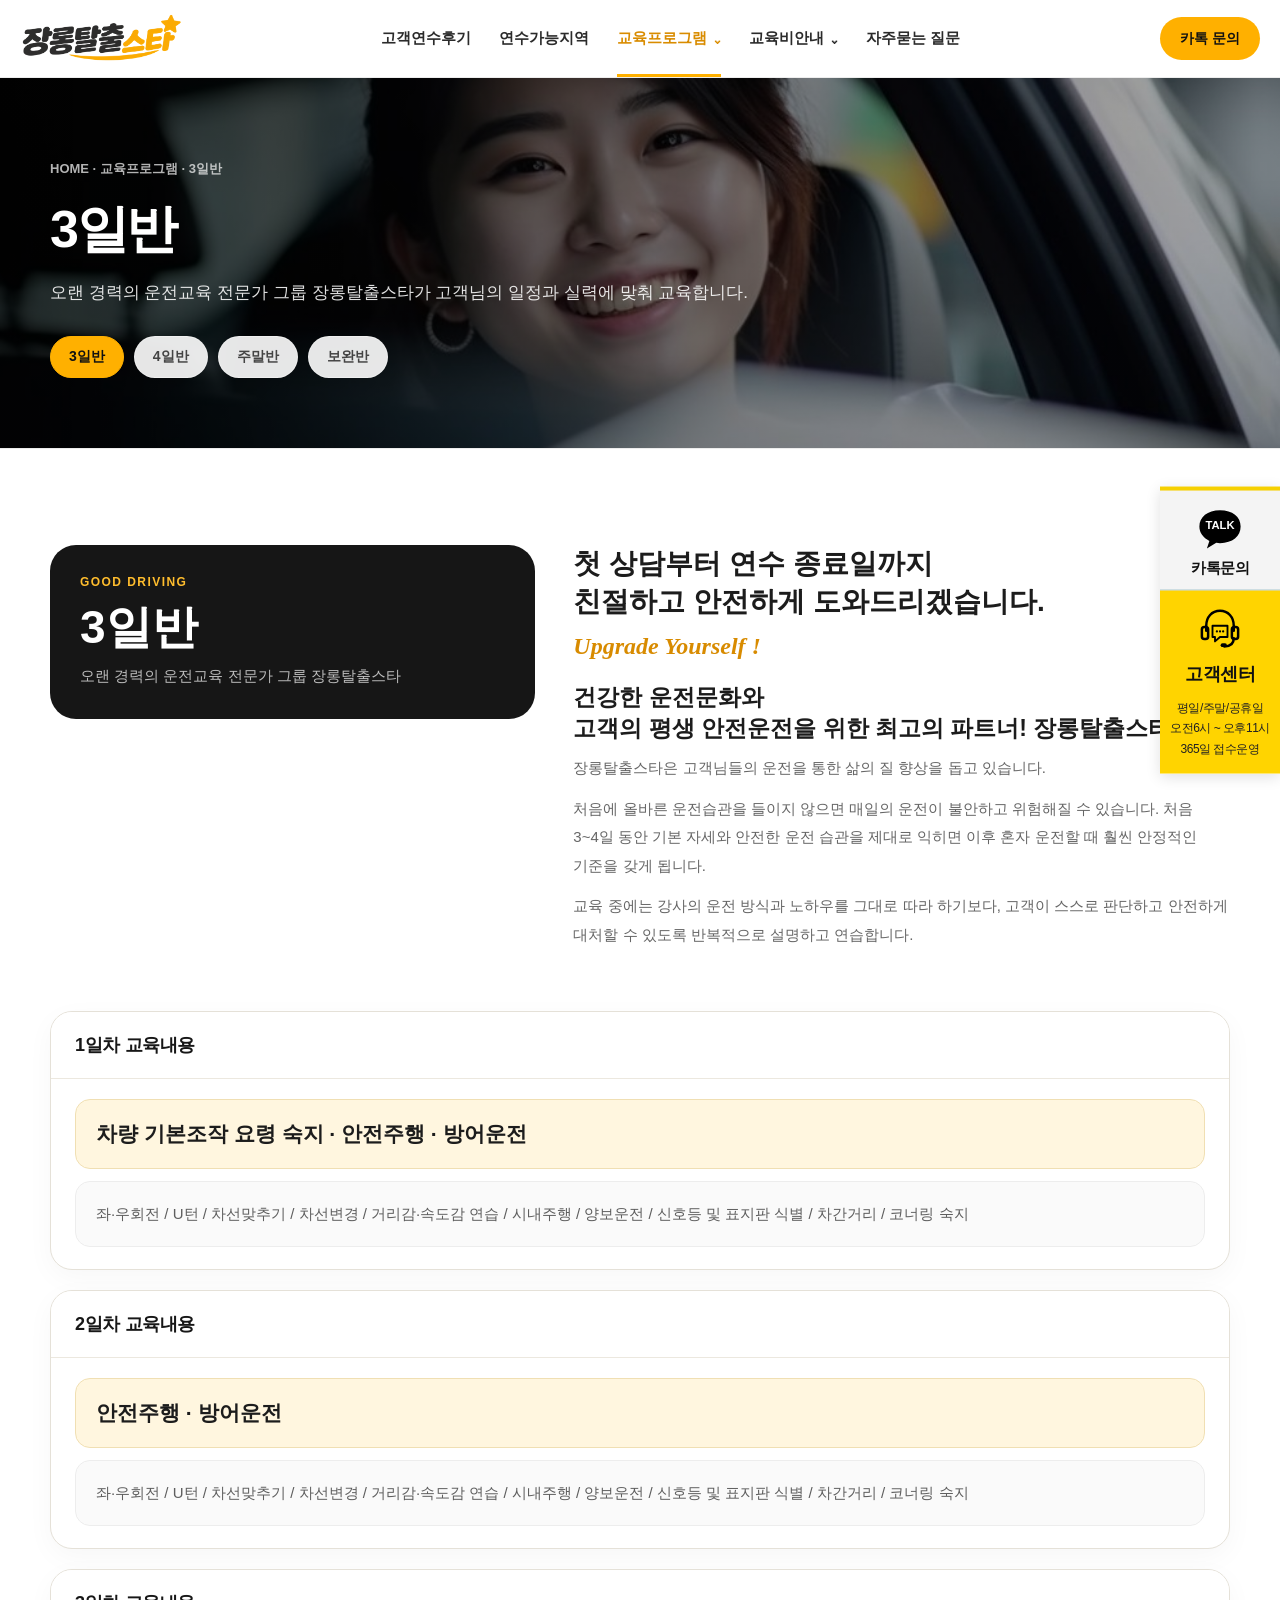
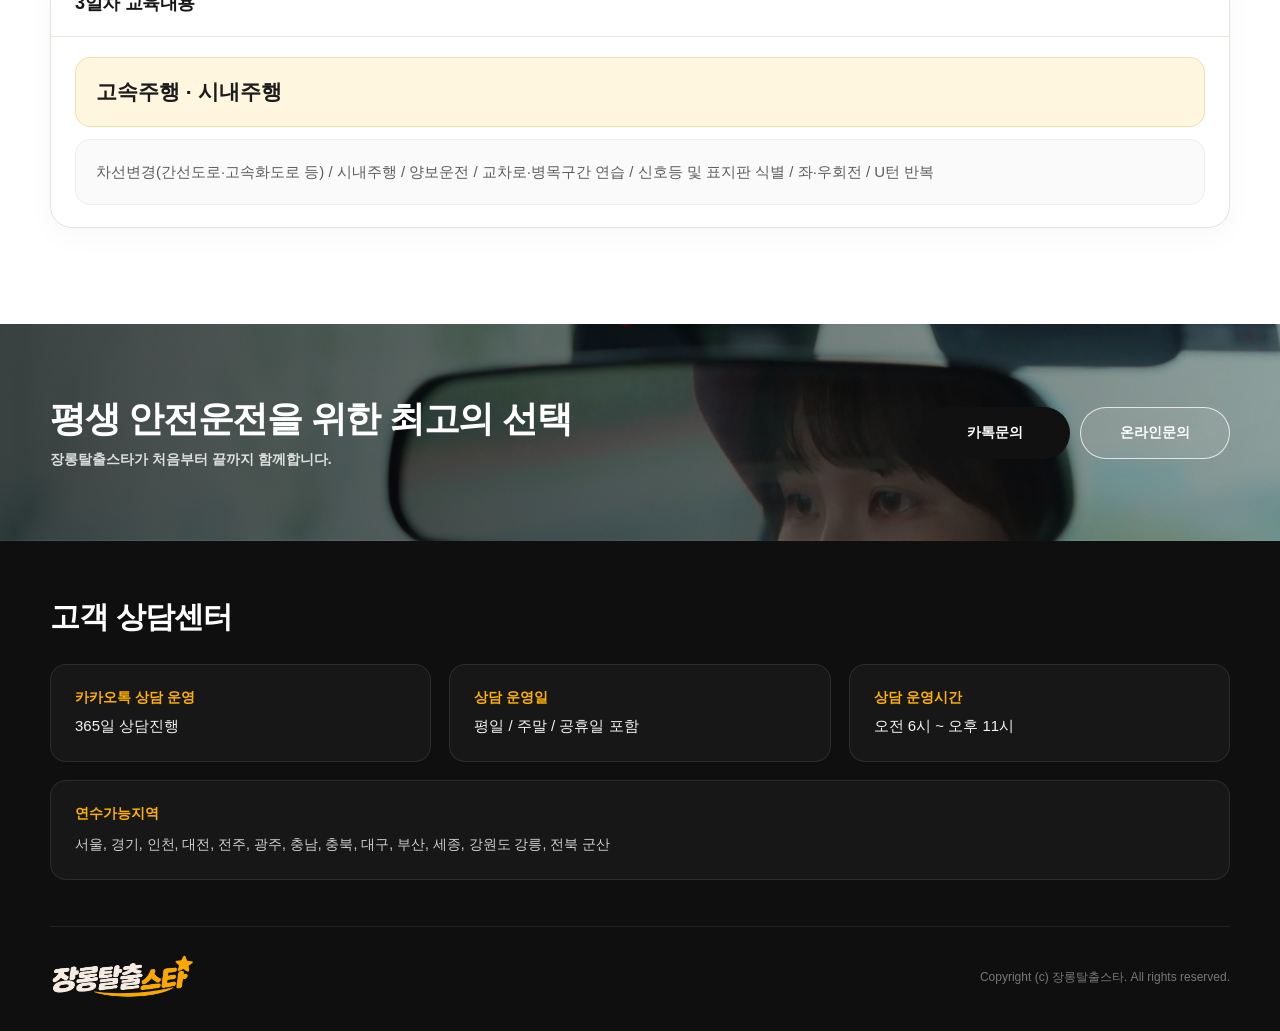
<file: program-3day.html>
<!DOCTYPE html>
<html lang="ko"><head><meta charset="utf-8"/><meta content="width=device-width,initial-scale=1.0" name="viewport"/><meta content="장롱탈출스타 방문 운전연수" name="description"/><title>3일반 | 장롱탈출스타</title><link href="style.css" rel="stylesheet"/></head><body><header id="gd-header"><div class="gd-header-inner"><a class="gd-logo" href="index.html"><img alt="장롱탈출스타" class="gd-logo-img" src="images/logo.png"/></a><nav class="gd-nav"><div class="gd-nav-item"><a class="gd-nav-link" href="reviews.html">고객연수후기</a></div><div class="gd-nav-item"><a class="gd-nav-link" href="areas.html">연수가능지역</a></div><div class="gd-nav-item"><a class="gd-nav-link active" href="program.html">교육프로그램 <span>⌄</span></a><div class="gd-dropdown"><a href="program-3day.html">3일반</a><a href="program-4day.html">4일반</a><a href="program-weekend.html">주말반</a><a href="program-supplement.html">보완반</a></div></div><div class="gd-nav-item"><a class="gd-nav-link" href="price.html">교육비안내 <span>⌄</span></a><div class="gd-dropdown"><a href="price-own.html">자차</a><a href="price-school.html">학원차</a><a href="price-mix.html">자차 + 학원차</a></div></div><div class="gd-nav-item"><a class="gd-nav-link" href="faq.html">자주묻는 질문</a></div></nav><a class="gd-header-cta" href="https://pf.kakao.com/_xoxixjwG" rel="noopener noreferrer" target="_blank">카톡 문의</a><button class="gd-mobile-btn" type="button"><span></span><span></span><span></span></button></div></header><div class="gd-mobile-panel"><a href="reviews.html">고객연수후기</a><a href="areas.html">연수가능지역</a><div class="gd-mobile-label">교육프로그램</div><div class="gd-mobile-sub"><a href="program.html">전체보기</a><a href="program-3day.html">3일반</a><a href="program-4day.html">4일반</a><a href="program-weekend.html">주말반</a><a href="program-supplement.html">보완반</a></div><div class="gd-mobile-label">교육비안내</div><div class="gd-mobile-sub"><a href="price.html">전체보기</a><a href="price-own.html">자차</a><a href="price-school.html">학원차</a><a href="price-mix.html">자차 + 학원차</a></div><a href="faq.html">자주묻는 질문</a></div><section class="gd-page-hero gd-page-hero-image gd-page-hero-program"><div class="gd-inner"><div class="gd-breadcrumb">HOME · 교육프로그램 · 3일반</div><h1>3일반</h1><p>오랜 경력의 운전교육 전문가 그룹 장롱탈출스타가 고객님의 일정과 실력에 맞춰 교육합니다.</p><div class="gd-subnav"><a class="active" href="program-3day.html">3일반</a><a class="" href="program-4day.html">4일반</a><a class="" href="program-weekend.html">주말반</a><a class="" href="program-supplement.html">보완반</a></div></div></section><main><section class="gd-section"><div class="gd-inner"><div class="gd-program-intro"><div class="gd-program-badge"><div class="label">GOOD DRIVING</div><h2>3일반</h2><p>오랜 경력의 운전교육 전문가 그룹 장롱탈출스타</p></div><div class="gd-program-copy"><h3>첫 상담부터 연수 종료일까지<br/>친절하고 안전하게 도와드리겠습니다.</h3><div class="upgrade">Upgrade Yourself !</div><h3 style="font-size:23px!important">건강한 운전문화와<br/>고객의 평생 안전운전을 위한 최고의 파트너! 장롱탈출스타</h3><p>장롱탈출스타은 고객님들의 운전을 통한 삶의 질 향상을 돕고 있습니다.</p><p>처음에 올바른 운전습관을 들이지 않으면 매일의 운전이 불안하고 위험해질 수 있습니다. 처음 3~4일 동안 기본 자세와 안전한 운전 습관을 제대로 익히면 이후 혼자 운전할 때 훨씬 안정적인 기준을 갖게 됩니다.</p><p>교육 중에는 강사의 운전 방식과 노하우를 그대로 따라 하기보다, 고객이 스스로 판단하고 안전하게 대처할 수 있도록 반복적으로 설명하고 연습합니다.</p></div></div><div style="height:50px"></div><div class="gd-days"><div class="gd-day-card"><div class="day">1일차 교육내용</div><h3>차량 기본조작 요령 숙지 · 안전주행 · 방어운전</h3><p>좌·우회전 / U턴 / 차선맞추기 / 차선변경 / 거리감·속도감 연습 / 시내주행 / 양보운전 / 신호등 및 표지판 식별 / 차간거리 / 코너링 숙지</p></div><div class="gd-day-card"><div class="day">2일차 교육내용</div><h3>안전주행 · 방어운전</h3><p>좌·우회전 / U턴 / 차선맞추기 / 차선변경 / 거리감·속도감 연습 / 시내주행 / 양보운전 / 신호등 및 표지판 식별 / 차간거리 / 코너링 숙지</p></div><div class="gd-day-card"><div class="day">3일차 교육내용</div><h3>고속주행 · 시내주행</h3><p>차선변경(간선도로·고속화도로 등) / 시내주행 / 양보운전 / 교차로·병목구간 연습 / 신호등 및 표지판 식별 / 좌·우회전 / U턴 반복</p></div></div></div></section></main><section id="gd-cta"><div class="gd-inner gd-cta-layout"><div><h2>평생 안전운전을 위한 최고의 선택</h2><p>장롱탈출스타가 처음부터 끝까지 함께합니다.</p></div><div class="gd-cta-buttons"><a class="gd-btn gd-btn-dark" href="https://pf.kakao.com/_xoxixjwG" rel="noopener noreferrer" target="_blank">카톡문의</a><a class="gd-btn gd-btn-outline" href="#">온라인문의</a></div></div></section><footer id="gd-footer"><div class="gd-inner"><div class="gd-footer-contact"><div class="gd-footer-contact-title">고객 상담센터</div><div class="gd-footer-contact-grid"><div class="gd-footer-contact-item"><strong>카카오톡 상담 운영</strong><span>365일 상담진행</span></div><div class="gd-footer-contact-item"><strong>상담 운영일</strong><span>평일 / 주말 / 공휴일 포함</span></div><div class="gd-footer-contact-item"><strong>상담 운영시간</strong><span>오전 6시 ~ 오후 11시</span></div><div class="gd-footer-contact-item gd-footer-contact-area"><strong>연수가능지역</strong><span>서울, 경기, 인천, 대전, 전주, 광주, 충남, 충북, 대구, 부산, 세종, 강원도 강릉, 전북 군산</span></div></div></div><div class="gd-footer-bottom"><div class="gd-footer-brand"><img alt="장롱탈출스타" class="gd-footer-logo-img" src="images/logo2.png"/></div><div class="gd-footer-copy">Copyright (c) 장롱탈출스타. All rights reserved.</div></div></div></footer><div id="muv-side-floating">
<a class="muv-side-item muv-side-kakao" href="https://pf.kakao.com/_xoxixjwG" rel="noopener noreferrer" target="_blank">
<div class="muv-side-icon">
<svg aria-hidden="true" viewbox="0 0 80 65">
<path d="M40 5C20 5 7 16 7 31c0 10 6 18 16 23l-4 12 15-9c2 .3 4 .5 6 .5 20 0 33-11 33-26.5S60 5 40 5z" fill="#000"></path>
<text fill="#fff" font-size="18" font-weight="800" text-anchor="middle" x="40" y="35">TALK</text>
</svg>
</div>
<div class="muv-side-title">카톡문의</div>
</a>
<div class="muv-side-item muv-side-cs">
<div class="muv-side-icon">
<svg aria-hidden="true" viewbox="0 0 80 80">
<path d="M18 42V34c0-14 9-24 22-24s22 10 22 24v8" fill="none" stroke="#000" stroke-linecap="round" stroke-width="4"></path>
<rect fill="none" height="19" rx="4" stroke="#000" stroke-width="4" width="10" x="11" y="36"></rect>
<rect fill="none" height="19" rx="4" stroke="#000" stroke-width="4" width="10" x="59" y="36"></rect>
<path d="M62 54c0 9-6 13-15 13" fill="none" stroke="#000" stroke-linecap="round" stroke-width="4"></path>
<rect fill="#000" height="6" rx="3" width="10" x="41" y="62"></rect>
<path d="M28 34h24v18H40l-8 7v-7h-4z" fill="none" stroke="#000" stroke-linejoin="round" stroke-width="3"></path>
<circle cx="35" cy="43" r="1.8"></circle>
<circle cx="40" cy="43" r="1.8"></circle>
<circle cx="45" cy="43" r="1.8"></circle>
</svg>
</div>
<div class="muv-side-title muv-side-cs-title">고객센터</div>
<div class="muv-side-hours">
      평일/주말/공휴일<br/>
      오전6시 ~ 오후11시<br/>
      365일 접수운영
    </div>
</div>
</div><script src="script.js"></script></body></html>
</file>
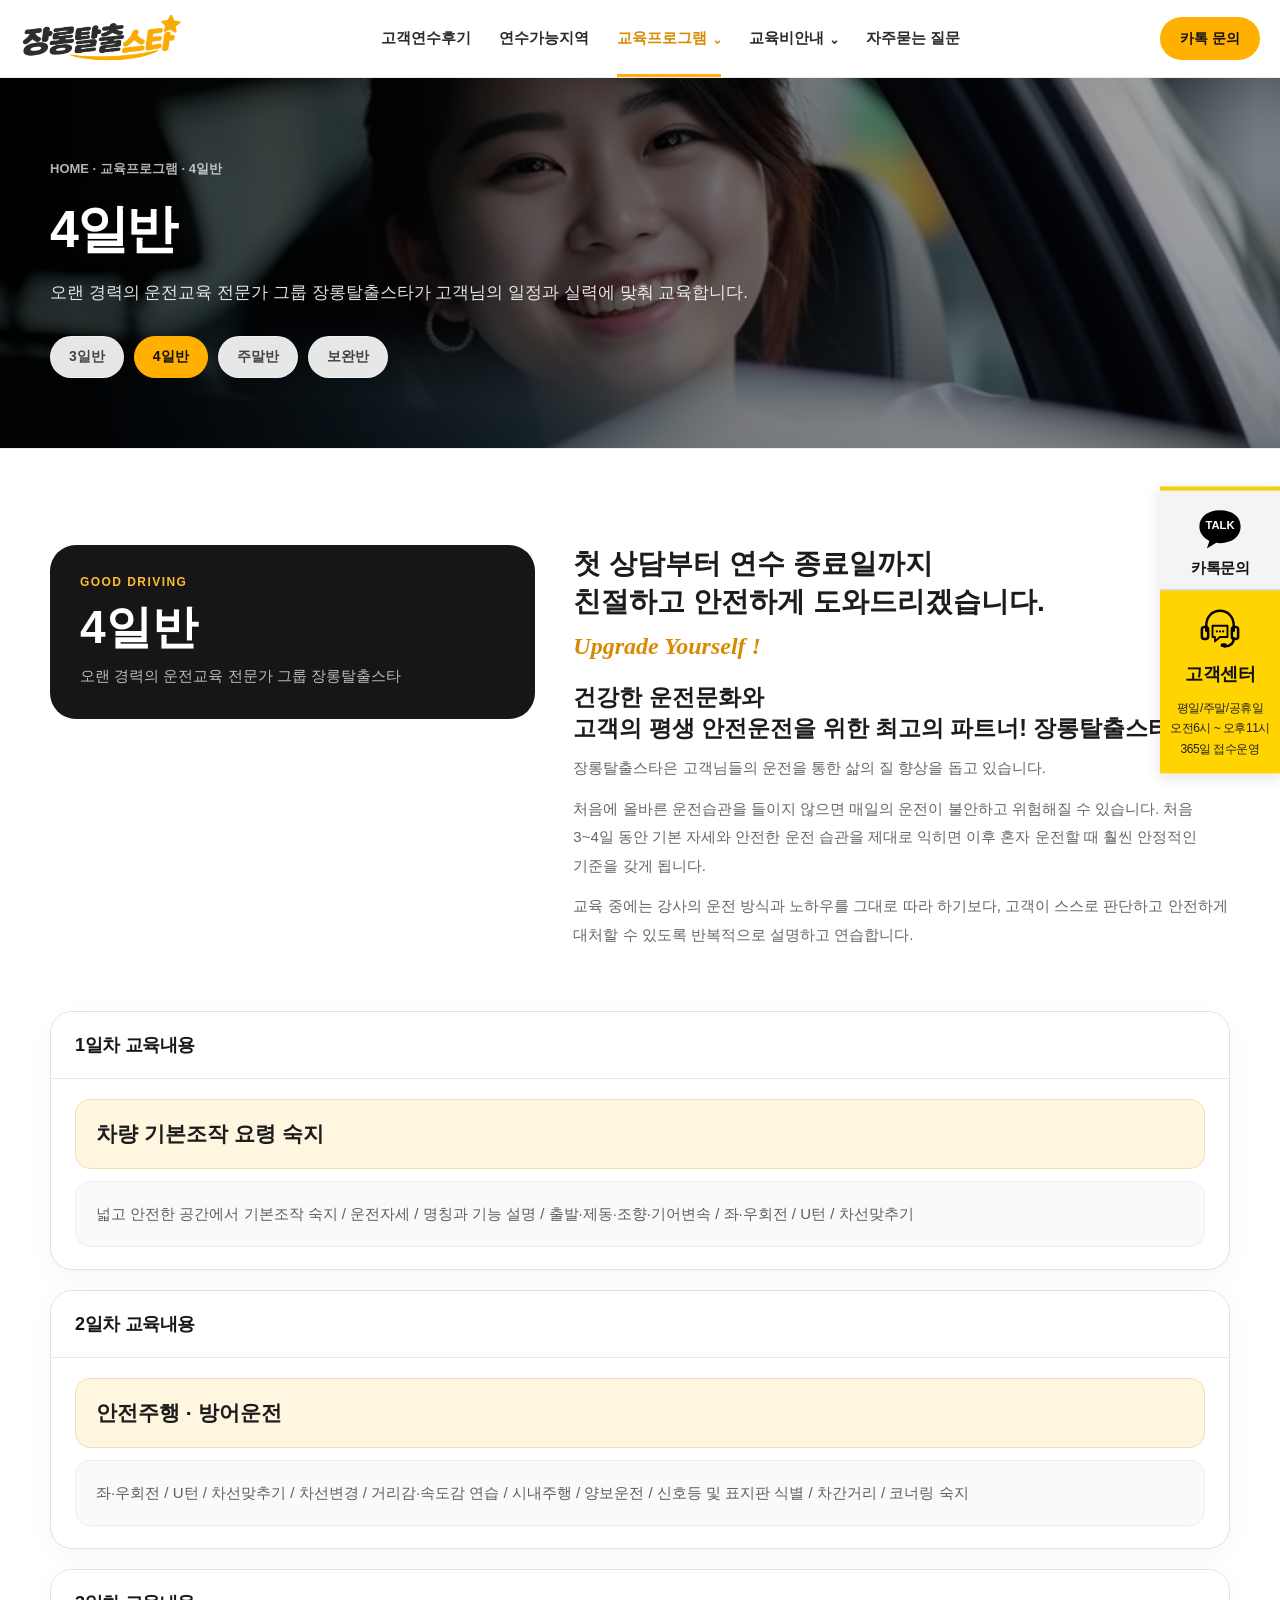
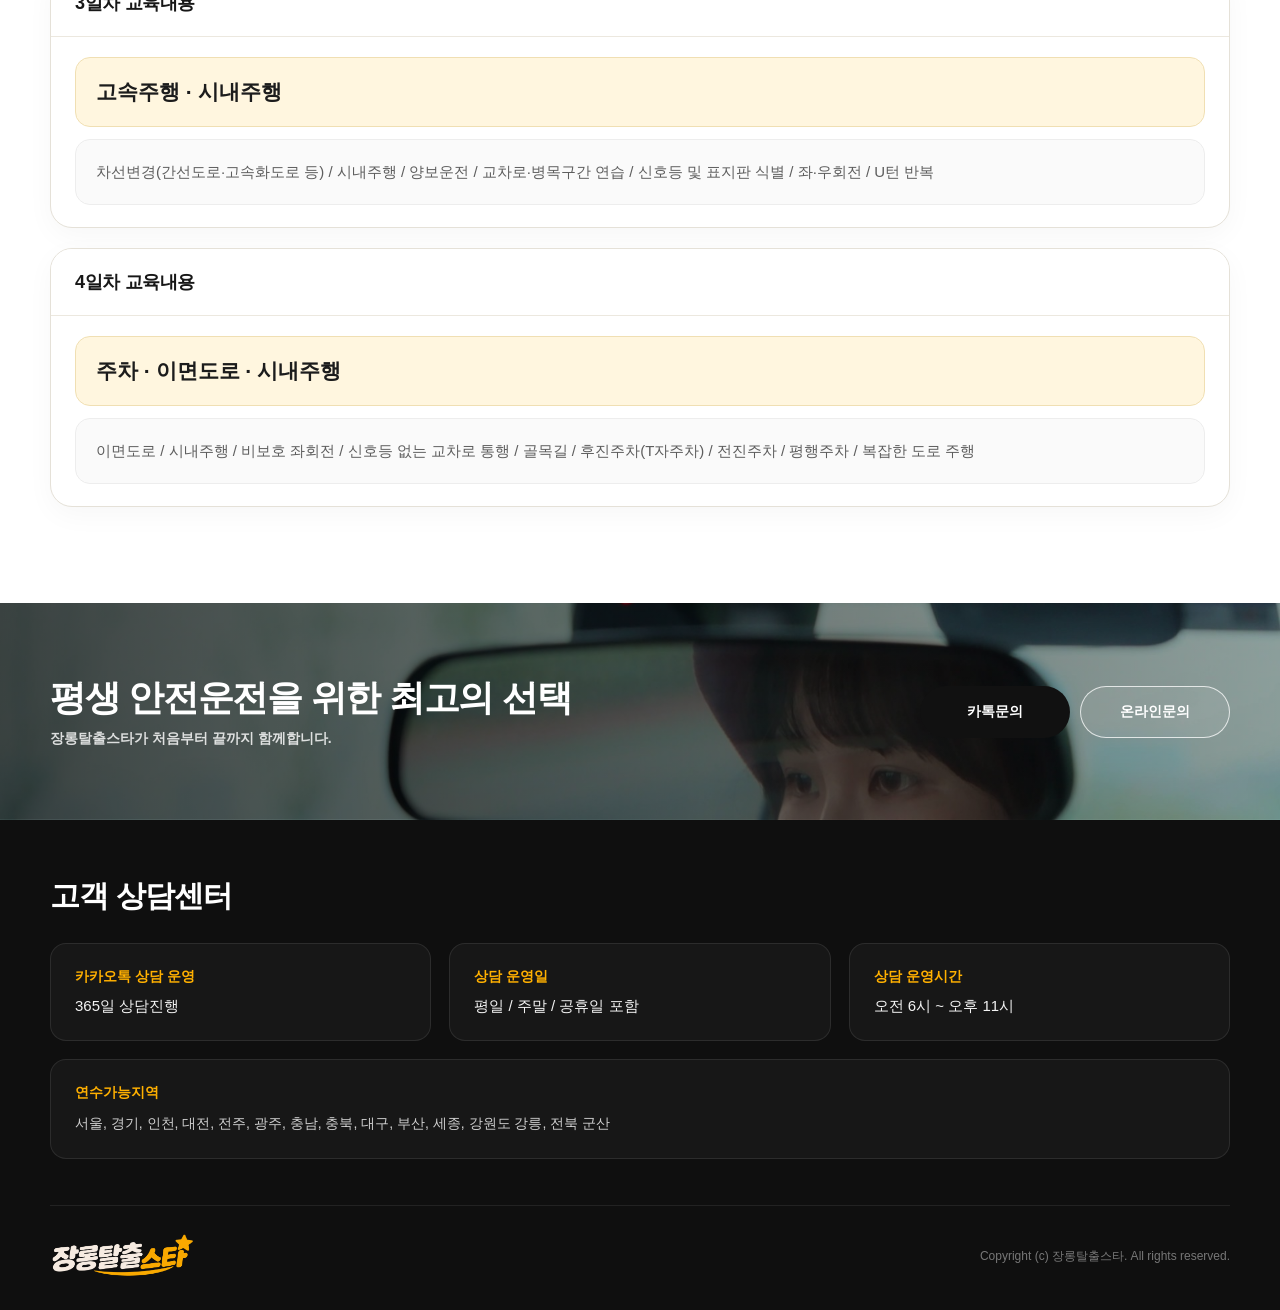
<file: program-4day.html>
<!DOCTYPE html>
<html lang="ko"><head><meta charset="utf-8"/><meta content="width=device-width,initial-scale=1.0" name="viewport"/><meta content="장롱탈출스타 방문 운전연수" name="description"/><title>4일반 | 장롱탈출스타</title><link href="style.css" rel="stylesheet"/></head><body><header id="gd-header"><div class="gd-header-inner"><a class="gd-logo" href="index.html"><img alt="장롱탈출스타" class="gd-logo-img" src="images/logo.png"/></a><nav class="gd-nav"><div class="gd-nav-item"><a class="gd-nav-link" href="reviews.html">고객연수후기</a></div><div class="gd-nav-item"><a class="gd-nav-link" href="areas.html">연수가능지역</a></div><div class="gd-nav-item"><a class="gd-nav-link active" href="program.html">교육프로그램 <span>⌄</span></a><div class="gd-dropdown"><a href="program-3day.html">3일반</a><a href="program-4day.html">4일반</a><a href="program-weekend.html">주말반</a><a href="program-supplement.html">보완반</a></div></div><div class="gd-nav-item"><a class="gd-nav-link" href="price.html">교육비안내 <span>⌄</span></a><div class="gd-dropdown"><a href="price-own.html">자차</a><a href="price-school.html">학원차</a><a href="price-mix.html">자차 + 학원차</a></div></div><div class="gd-nav-item"><a class="gd-nav-link" href="faq.html">자주묻는 질문</a></div></nav><a class="gd-header-cta" href="https://pf.kakao.com/_xoxixjwG" rel="noopener noreferrer" target="_blank">카톡 문의</a><button class="gd-mobile-btn" type="button"><span></span><span></span><span></span></button></div></header><div class="gd-mobile-panel"><a href="reviews.html">고객연수후기</a><a href="areas.html">연수가능지역</a><div class="gd-mobile-label">교육프로그램</div><div class="gd-mobile-sub"><a href="program.html">전체보기</a><a href="program-3day.html">3일반</a><a href="program-4day.html">4일반</a><a href="program-weekend.html">주말반</a><a href="program-supplement.html">보완반</a></div><div class="gd-mobile-label">교육비안내</div><div class="gd-mobile-sub"><a href="price.html">전체보기</a><a href="price-own.html">자차</a><a href="price-school.html">학원차</a><a href="price-mix.html">자차 + 학원차</a></div><a href="faq.html">자주묻는 질문</a></div><section class="gd-page-hero gd-page-hero-image gd-page-hero-program"><div class="gd-inner"><div class="gd-breadcrumb">HOME · 교육프로그램 · 4일반</div><h1>4일반</h1><p>오랜 경력의 운전교육 전문가 그룹 장롱탈출스타가 고객님의 일정과 실력에 맞춰 교육합니다.</p><div class="gd-subnav"><a class="" href="program-3day.html">3일반</a><a class="active" href="program-4day.html">4일반</a><a class="" href="program-weekend.html">주말반</a><a class="" href="program-supplement.html">보완반</a></div></div></section><main><section class="gd-section"><div class="gd-inner"><div class="gd-program-intro"><div class="gd-program-badge"><div class="label">GOOD DRIVING</div><h2>4일반</h2><p>오랜 경력의 운전교육 전문가 그룹 장롱탈출스타</p></div><div class="gd-program-copy"><h3>첫 상담부터 연수 종료일까지<br/>친절하고 안전하게 도와드리겠습니다.</h3><div class="upgrade">Upgrade Yourself !</div><h3 style="font-size:23px!important">건강한 운전문화와<br/>고객의 평생 안전운전을 위한 최고의 파트너! 장롱탈출스타</h3><p>장롱탈출스타은 고객님들의 운전을 통한 삶의 질 향상을 돕고 있습니다.</p><p>처음에 올바른 운전습관을 들이지 않으면 매일의 운전이 불안하고 위험해질 수 있습니다. 처음 3~4일 동안 기본 자세와 안전한 운전 습관을 제대로 익히면 이후 혼자 운전할 때 훨씬 안정적인 기준을 갖게 됩니다.</p><p>교육 중에는 강사의 운전 방식과 노하우를 그대로 따라 하기보다, 고객이 스스로 판단하고 안전하게 대처할 수 있도록 반복적으로 설명하고 연습합니다.</p></div></div><div style="height:50px"></div><div class="gd-days"><div class="gd-day-card"><div class="day">1일차 교육내용</div><h3>차량 기본조작 요령 숙지</h3><p>넓고 안전한 공간에서 기본조작 숙지 / 운전자세 / 명칭과 기능 설명 / 출발·제동·조향·기어변속 / 좌·우회전 / U턴 / 차선맞추기</p></div><div class="gd-day-card"><div class="day">2일차 교육내용</div><h3>안전주행 · 방어운전</h3><p>좌·우회전 / U턴 / 차선맞추기 / 차선변경 / 거리감·속도감 연습 / 시내주행 / 양보운전 / 신호등 및 표지판 식별 / 차간거리 / 코너링 숙지</p></div><div class="gd-day-card"><div class="day">3일차 교육내용</div><h3>고속주행 · 시내주행</h3><p>차선변경(간선도로·고속화도로 등) / 시내주행 / 양보운전 / 교차로·병목구간 연습 / 신호등 및 표지판 식별 / 좌·우회전 / U턴 반복</p></div><div class="gd-day-card"><div class="day">4일차 교육내용</div><h3>주차 · 이면도로 · 시내주행</h3><p>이면도로 / 시내주행 / 비보호 좌회전 / 신호등 없는 교차로 통행 / 골목길 / 후진주차(T자주차) / 전진주차 / 평행주차 / 복잡한 도로 주행</p></div></div></div></section></main><section id="gd-cta"><div class="gd-inner gd-cta-layout"><div><h2>평생 안전운전을 위한 최고의 선택</h2><p>장롱탈출스타가 처음부터 끝까지 함께합니다.</p></div><div class="gd-cta-buttons"><a class="gd-btn gd-btn-dark" href="https://pf.kakao.com/_xoxixjwG" rel="noopener noreferrer" target="_blank">카톡문의</a><a class="gd-btn gd-btn-outline" href="#">온라인문의</a></div></div></section><footer id="gd-footer"><div class="gd-inner"><div class="gd-footer-contact"><div class="gd-footer-contact-title">고객 상담센터</div><div class="gd-footer-contact-grid"><div class="gd-footer-contact-item"><strong>카카오톡 상담 운영</strong><span>365일 상담진행</span></div><div class="gd-footer-contact-item"><strong>상담 운영일</strong><span>평일 / 주말 / 공휴일 포함</span></div><div class="gd-footer-contact-item"><strong>상담 운영시간</strong><span>오전 6시 ~ 오후 11시</span></div><div class="gd-footer-contact-item gd-footer-contact-area"><strong>연수가능지역</strong><span>서울, 경기, 인천, 대전, 전주, 광주, 충남, 충북, 대구, 부산, 세종, 강원도 강릉, 전북 군산</span></div></div></div><div class="gd-footer-bottom"><div class="gd-footer-brand"><img alt="장롱탈출스타" class="gd-footer-logo-img" src="images/logo2.png"/></div><div class="gd-footer-copy">Copyright (c) 장롱탈출스타. All rights reserved.</div></div></div></footer><div id="muv-side-floating">
<a class="muv-side-item muv-side-kakao" href="https://pf.kakao.com/_xoxixjwG" rel="noopener noreferrer" target="_blank">
<div class="muv-side-icon">
<svg aria-hidden="true" viewbox="0 0 80 65">
<path d="M40 5C20 5 7 16 7 31c0 10 6 18 16 23l-4 12 15-9c2 .3 4 .5 6 .5 20 0 33-11 33-26.5S60 5 40 5z" fill="#000"></path>
<text fill="#fff" font-size="18" font-weight="800" text-anchor="middle" x="40" y="35">TALK</text>
</svg>
</div>
<div class="muv-side-title">카톡문의</div>
</a>
<div class="muv-side-item muv-side-cs">
<div class="muv-side-icon">
<svg aria-hidden="true" viewbox="0 0 80 80">
<path d="M18 42V34c0-14 9-24 22-24s22 10 22 24v8" fill="none" stroke="#000" stroke-linecap="round" stroke-width="4"></path>
<rect fill="none" height="19" rx="4" stroke="#000" stroke-width="4" width="10" x="11" y="36"></rect>
<rect fill="none" height="19" rx="4" stroke="#000" stroke-width="4" width="10" x="59" y="36"></rect>
<path d="M62 54c0 9-6 13-15 13" fill="none" stroke="#000" stroke-linecap="round" stroke-width="4"></path>
<rect fill="#000" height="6" rx="3" width="10" x="41" y="62"></rect>
<path d="M28 34h24v18H40l-8 7v-7h-4z" fill="none" stroke="#000" stroke-linejoin="round" stroke-width="3"></path>
<circle cx="35" cy="43" r="1.8"></circle>
<circle cx="40" cy="43" r="1.8"></circle>
<circle cx="45" cy="43" r="1.8"></circle>
</svg>
</div>
<div class="muv-side-title muv-side-cs-title">고객센터</div>
<div class="muv-side-hours">
      평일/주말/공휴일<br/>
      오전6시 ~ 오후11시<br/>
      365일 접수운영
    </div>
</div>
</div><script src="script.js"></script></body></html>
</file>
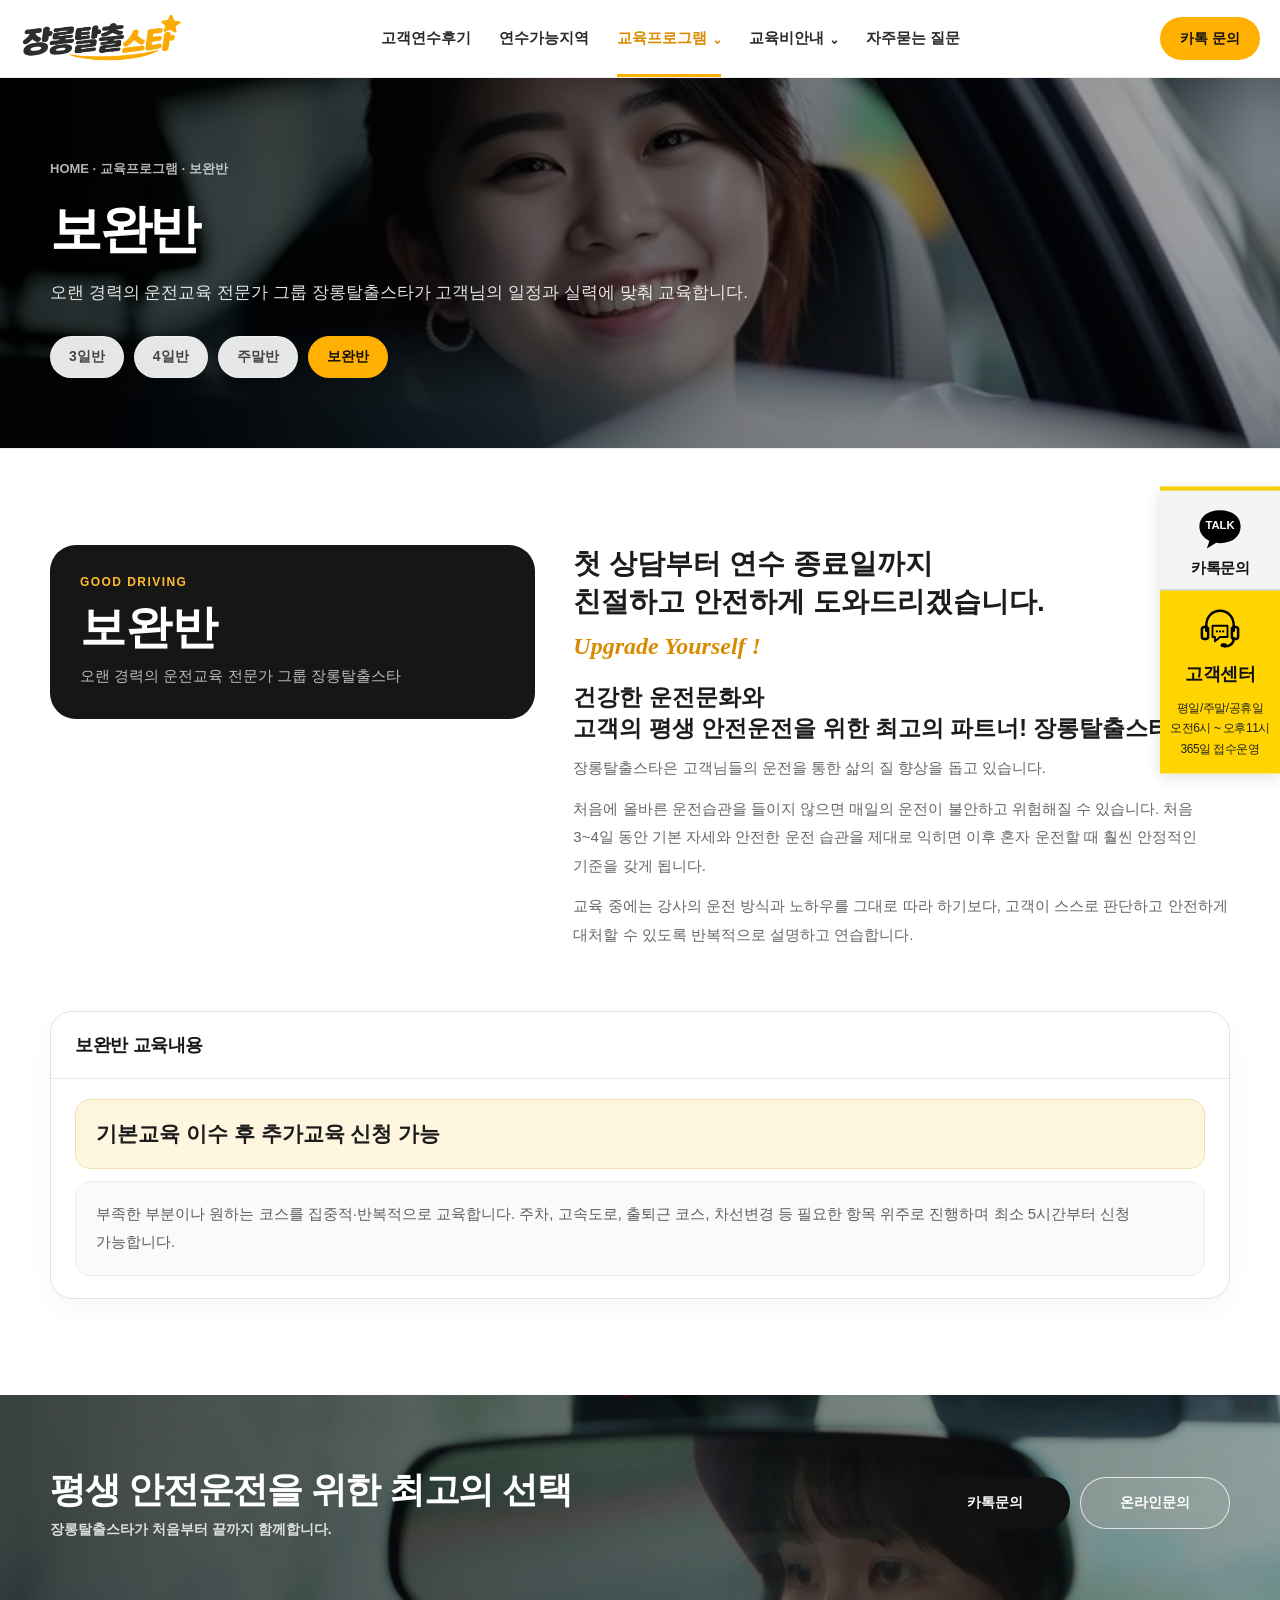
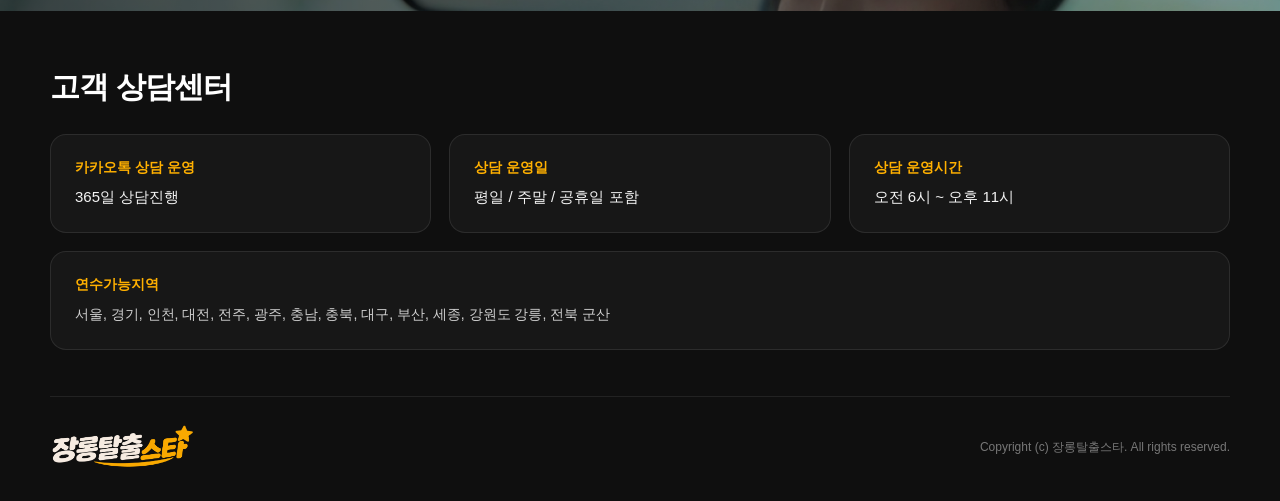
<file: program-supplement.html>
<!DOCTYPE html>
<html lang="ko"><head><meta charset="utf-8"/><meta content="width=device-width,initial-scale=1.0" name="viewport"/><meta content="장롱탈출스타 방문 운전연수" name="description"/><title>보완반 | 장롱탈출스타</title><link href="style.css" rel="stylesheet"/></head><body><header id="gd-header"><div class="gd-header-inner"><a class="gd-logo" href="index.html"><img alt="장롱탈출스타" class="gd-logo-img" src="images/logo.png"/></a><nav class="gd-nav"><div class="gd-nav-item"><a class="gd-nav-link" href="reviews.html">고객연수후기</a></div><div class="gd-nav-item"><a class="gd-nav-link" href="areas.html">연수가능지역</a></div><div class="gd-nav-item"><a class="gd-nav-link active" href="program.html">교육프로그램 <span>⌄</span></a><div class="gd-dropdown"><a href="program-3day.html">3일반</a><a href="program-4day.html">4일반</a><a href="program-weekend.html">주말반</a><a href="program-supplement.html">보완반</a></div></div><div class="gd-nav-item"><a class="gd-nav-link" href="price.html">교육비안내 <span>⌄</span></a><div class="gd-dropdown"><a href="price-own.html">자차</a><a href="price-school.html">학원차</a><a href="price-mix.html">자차 + 학원차</a></div></div><div class="gd-nav-item"><a class="gd-nav-link" href="faq.html">자주묻는 질문</a></div></nav><a class="gd-header-cta" href="https://pf.kakao.com/_xoxixjwG" rel="noopener noreferrer" target="_blank">카톡 문의</a><button class="gd-mobile-btn" type="button"><span></span><span></span><span></span></button></div></header><div class="gd-mobile-panel"><a href="reviews.html">고객연수후기</a><a href="areas.html">연수가능지역</a><div class="gd-mobile-label">교육프로그램</div><div class="gd-mobile-sub"><a href="program.html">전체보기</a><a href="program-3day.html">3일반</a><a href="program-4day.html">4일반</a><a href="program-weekend.html">주말반</a><a href="program-supplement.html">보완반</a></div><div class="gd-mobile-label">교육비안내</div><div class="gd-mobile-sub"><a href="price.html">전체보기</a><a href="price-own.html">자차</a><a href="price-school.html">학원차</a><a href="price-mix.html">자차 + 학원차</a></div><a href="faq.html">자주묻는 질문</a></div><section class="gd-page-hero gd-page-hero-image gd-page-hero-program"><div class="gd-inner"><div class="gd-breadcrumb">HOME · 교육프로그램 · 보완반</div><h1>보완반</h1><p>오랜 경력의 운전교육 전문가 그룹 장롱탈출스타가 고객님의 일정과 실력에 맞춰 교육합니다.</p><div class="gd-subnav"><a class="" href="program-3day.html">3일반</a><a class="" href="program-4day.html">4일반</a><a class="" href="program-weekend.html">주말반</a><a class="active" href="program-supplement.html">보완반</a></div></div></section><main><section class="gd-section"><div class="gd-inner"><div class="gd-program-intro"><div class="gd-program-badge"><div class="label">GOOD DRIVING</div><h2>보완반</h2><p>오랜 경력의 운전교육 전문가 그룹 장롱탈출스타</p></div><div class="gd-program-copy"><h3>첫 상담부터 연수 종료일까지<br/>친절하고 안전하게 도와드리겠습니다.</h3><div class="upgrade">Upgrade Yourself !</div><h3 style="font-size:23px!important">건강한 운전문화와<br/>고객의 평생 안전운전을 위한 최고의 파트너! 장롱탈출스타</h3><p>장롱탈출스타은 고객님들의 운전을 통한 삶의 질 향상을 돕고 있습니다.</p><p>처음에 올바른 운전습관을 들이지 않으면 매일의 운전이 불안하고 위험해질 수 있습니다. 처음 3~4일 동안 기본 자세와 안전한 운전 습관을 제대로 익히면 이후 혼자 운전할 때 훨씬 안정적인 기준을 갖게 됩니다.</p><p>교육 중에는 강사의 운전 방식과 노하우를 그대로 따라 하기보다, 고객이 스스로 판단하고 안전하게 대처할 수 있도록 반복적으로 설명하고 연습합니다.</p></div></div><div style="height:50px"></div><div class="gd-days"><div class="gd-day-card"><div class="day">보완반 교육내용</div><h3>기본교육 이수 후 추가교육 신청 가능</h3><p>부족한 부분이나 원하는 코스를 집중적·반복적으로 교육합니다. 주차, 고속도로, 출퇴근 코스, 차선변경 등 필요한 항목 위주로 진행하며 최소 5시간부터 신청 가능합니다.</p></div></div></div></section></main><section id="gd-cta"><div class="gd-inner gd-cta-layout"><div><h2>평생 안전운전을 위한 최고의 선택</h2><p>장롱탈출스타가 처음부터 끝까지 함께합니다.</p></div><div class="gd-cta-buttons"><a class="gd-btn gd-btn-dark" href="https://pf.kakao.com/_xoxixjwG" rel="noopener noreferrer" target="_blank">카톡문의</a><a class="gd-btn gd-btn-outline" href="#">온라인문의</a></div></div></section><footer id="gd-footer"><div class="gd-inner"><div class="gd-footer-contact"><div class="gd-footer-contact-title">고객 상담센터</div><div class="gd-footer-contact-grid"><div class="gd-footer-contact-item"><strong>카카오톡 상담 운영</strong><span>365일 상담진행</span></div><div class="gd-footer-contact-item"><strong>상담 운영일</strong><span>평일 / 주말 / 공휴일 포함</span></div><div class="gd-footer-contact-item"><strong>상담 운영시간</strong><span>오전 6시 ~ 오후 11시</span></div><div class="gd-footer-contact-item gd-footer-contact-area"><strong>연수가능지역</strong><span>서울, 경기, 인천, 대전, 전주, 광주, 충남, 충북, 대구, 부산, 세종, 강원도 강릉, 전북 군산</span></div></div></div><div class="gd-footer-bottom"><div class="gd-footer-brand"><img alt="장롱탈출스타" class="gd-footer-logo-img" src="images/logo2.png"/></div><div class="gd-footer-copy">Copyright (c) 장롱탈출스타. All rights reserved.</div></div></div></footer><div id="muv-side-floating">
<a class="muv-side-item muv-side-kakao" href="https://pf.kakao.com/_xoxixjwG" rel="noopener noreferrer" target="_blank">
<div class="muv-side-icon">
<svg aria-hidden="true" viewbox="0 0 80 65">
<path d="M40 5C20 5 7 16 7 31c0 10 6 18 16 23l-4 12 15-9c2 .3 4 .5 6 .5 20 0 33-11 33-26.5S60 5 40 5z" fill="#000"></path>
<text fill="#fff" font-size="18" font-weight="800" text-anchor="middle" x="40" y="35">TALK</text>
</svg>
</div>
<div class="muv-side-title">카톡문의</div>
</a>
<div class="muv-side-item muv-side-cs">
<div class="muv-side-icon">
<svg aria-hidden="true" viewbox="0 0 80 80">
<path d="M18 42V34c0-14 9-24 22-24s22 10 22 24v8" fill="none" stroke="#000" stroke-linecap="round" stroke-width="4"></path>
<rect fill="none" height="19" rx="4" stroke="#000" stroke-width="4" width="10" x="11" y="36"></rect>
<rect fill="none" height="19" rx="4" stroke="#000" stroke-width="4" width="10" x="59" y="36"></rect>
<path d="M62 54c0 9-6 13-15 13" fill="none" stroke="#000" stroke-linecap="round" stroke-width="4"></path>
<rect fill="#000" height="6" rx="3" width="10" x="41" y="62"></rect>
<path d="M28 34h24v18H40l-8 7v-7h-4z" fill="none" stroke="#000" stroke-linejoin="round" stroke-width="3"></path>
<circle cx="35" cy="43" r="1.8"></circle>
<circle cx="40" cy="43" r="1.8"></circle>
<circle cx="45" cy="43" r="1.8"></circle>
</svg>
</div>
<div class="muv-side-title muv-side-cs-title">고객센터</div>
<div class="muv-side-hours">
      평일/주말/공휴일<br/>
      오전6시 ~ 오후11시<br/>
      365일 접수운영
    </div>
</div>
</div><script src="script.js"></script></body></html>
</file>
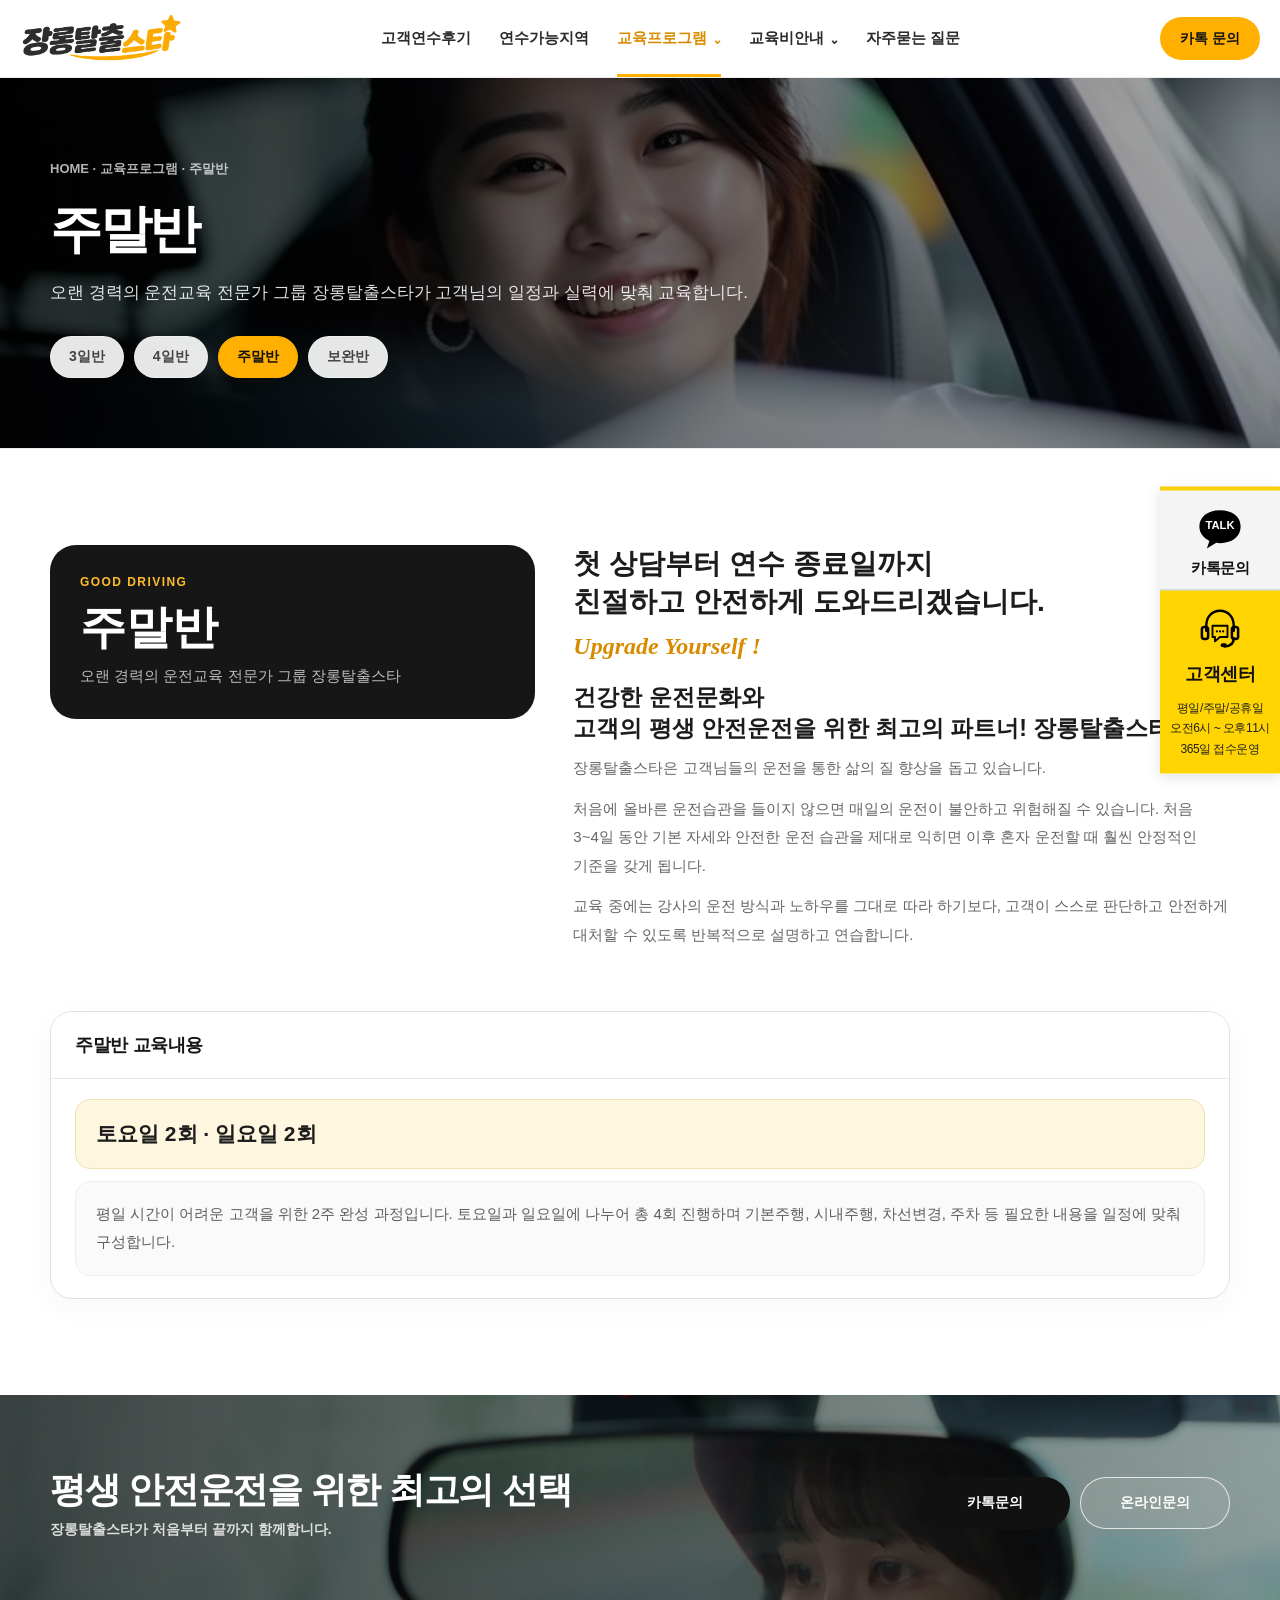
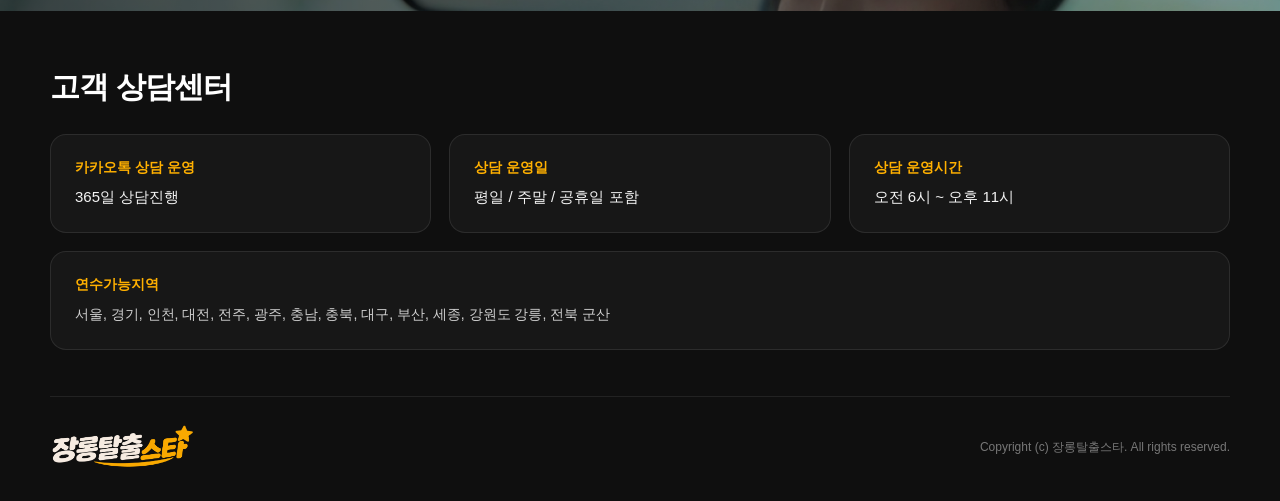
<file: program-weekend.html>
<!DOCTYPE html>
<html lang="ko"><head><meta charset="utf-8"/><meta content="width=device-width,initial-scale=1.0" name="viewport"/><meta content="장롱탈출스타 방문 운전연수" name="description"/><title>주말반 | 장롱탈출스타</title><link href="style.css" rel="stylesheet"/></head><body><header id="gd-header"><div class="gd-header-inner"><a class="gd-logo" href="index.html"><img alt="장롱탈출스타" class="gd-logo-img" src="images/logo.png"/></a><nav class="gd-nav"><div class="gd-nav-item"><a class="gd-nav-link" href="reviews.html">고객연수후기</a></div><div class="gd-nav-item"><a class="gd-nav-link" href="areas.html">연수가능지역</a></div><div class="gd-nav-item"><a class="gd-nav-link active" href="program.html">교육프로그램 <span>⌄</span></a><div class="gd-dropdown"><a href="program-3day.html">3일반</a><a href="program-4day.html">4일반</a><a href="program-weekend.html">주말반</a><a href="program-supplement.html">보완반</a></div></div><div class="gd-nav-item"><a class="gd-nav-link" href="price.html">교육비안내 <span>⌄</span></a><div class="gd-dropdown"><a href="price-own.html">자차</a><a href="price-school.html">학원차</a><a href="price-mix.html">자차 + 학원차</a></div></div><div class="gd-nav-item"><a class="gd-nav-link" href="faq.html">자주묻는 질문</a></div></nav><a class="gd-header-cta" href="https://pf.kakao.com/_xoxixjwG" rel="noopener noreferrer" target="_blank">카톡 문의</a><button class="gd-mobile-btn" type="button"><span></span><span></span><span></span></button></div></header><div class="gd-mobile-panel"><a href="reviews.html">고객연수후기</a><a href="areas.html">연수가능지역</a><div class="gd-mobile-label">교육프로그램</div><div class="gd-mobile-sub"><a href="program.html">전체보기</a><a href="program-3day.html">3일반</a><a href="program-4day.html">4일반</a><a href="program-weekend.html">주말반</a><a href="program-supplement.html">보완반</a></div><div class="gd-mobile-label">교육비안내</div><div class="gd-mobile-sub"><a href="price.html">전체보기</a><a href="price-own.html">자차</a><a href="price-school.html">학원차</a><a href="price-mix.html">자차 + 학원차</a></div><a href="faq.html">자주묻는 질문</a></div><section class="gd-page-hero gd-page-hero-image gd-page-hero-program"><div class="gd-inner"><div class="gd-breadcrumb">HOME · 교육프로그램 · 주말반</div><h1>주말반</h1><p>오랜 경력의 운전교육 전문가 그룹 장롱탈출스타가 고객님의 일정과 실력에 맞춰 교육합니다.</p><div class="gd-subnav"><a class="" href="program-3day.html">3일반</a><a class="" href="program-4day.html">4일반</a><a class="active" href="program-weekend.html">주말반</a><a class="" href="program-supplement.html">보완반</a></div></div></section><main><section class="gd-section"><div class="gd-inner"><div class="gd-program-intro"><div class="gd-program-badge"><div class="label">GOOD DRIVING</div><h2>주말반</h2><p>오랜 경력의 운전교육 전문가 그룹 장롱탈출스타</p></div><div class="gd-program-copy"><h3>첫 상담부터 연수 종료일까지<br/>친절하고 안전하게 도와드리겠습니다.</h3><div class="upgrade">Upgrade Yourself !</div><h3 style="font-size:23px!important">건강한 운전문화와<br/>고객의 평생 안전운전을 위한 최고의 파트너! 장롱탈출스타</h3><p>장롱탈출스타은 고객님들의 운전을 통한 삶의 질 향상을 돕고 있습니다.</p><p>처음에 올바른 운전습관을 들이지 않으면 매일의 운전이 불안하고 위험해질 수 있습니다. 처음 3~4일 동안 기본 자세와 안전한 운전 습관을 제대로 익히면 이후 혼자 운전할 때 훨씬 안정적인 기준을 갖게 됩니다.</p><p>교육 중에는 강사의 운전 방식과 노하우를 그대로 따라 하기보다, 고객이 스스로 판단하고 안전하게 대처할 수 있도록 반복적으로 설명하고 연습합니다.</p></div></div><div style="height:50px"></div><div class="gd-days"><div class="gd-day-card"><div class="day">주말반 교육내용</div><h3>토요일 2회 · 일요일 2회</h3><p>평일 시간이 어려운 고객을 위한 2주 완성 과정입니다. 토요일과 일요일에 나누어 총 4회 진행하며 기본주행, 시내주행, 차선변경, 주차 등 필요한 내용을 일정에 맞춰 구성합니다.</p></div></div></div></section></main><section id="gd-cta"><div class="gd-inner gd-cta-layout"><div><h2>평생 안전운전을 위한 최고의 선택</h2><p>장롱탈출스타가 처음부터 끝까지 함께합니다.</p></div><div class="gd-cta-buttons"><a class="gd-btn gd-btn-dark" href="https://pf.kakao.com/_xoxixjwG" rel="noopener noreferrer" target="_blank">카톡문의</a><a class="gd-btn gd-btn-outline" href="#">온라인문의</a></div></div></section><footer id="gd-footer"><div class="gd-inner"><div class="gd-footer-contact"><div class="gd-footer-contact-title">고객 상담센터</div><div class="gd-footer-contact-grid"><div class="gd-footer-contact-item"><strong>카카오톡 상담 운영</strong><span>365일 상담진행</span></div><div class="gd-footer-contact-item"><strong>상담 운영일</strong><span>평일 / 주말 / 공휴일 포함</span></div><div class="gd-footer-contact-item"><strong>상담 운영시간</strong><span>오전 6시 ~ 오후 11시</span></div><div class="gd-footer-contact-item gd-footer-contact-area"><strong>연수가능지역</strong><span>서울, 경기, 인천, 대전, 전주, 광주, 충남, 충북, 대구, 부산, 세종, 강원도 강릉, 전북 군산</span></div></div></div><div class="gd-footer-bottom"><div class="gd-footer-brand"><img alt="장롱탈출스타" class="gd-footer-logo-img" src="images/logo2.png"/></div><div class="gd-footer-copy">Copyright (c) 장롱탈출스타. All rights reserved.</div></div></div></footer><div id="muv-side-floating">
<a class="muv-side-item muv-side-kakao" href="https://pf.kakao.com/_xoxixjwG" rel="noopener noreferrer" target="_blank">
<div class="muv-side-icon">
<svg aria-hidden="true" viewbox="0 0 80 65">
<path d="M40 5C20 5 7 16 7 31c0 10 6 18 16 23l-4 12 15-9c2 .3 4 .5 6 .5 20 0 33-11 33-26.5S60 5 40 5z" fill="#000"></path>
<text fill="#fff" font-size="18" font-weight="800" text-anchor="middle" x="40" y="35">TALK</text>
</svg>
</div>
<div class="muv-side-title">카톡문의</div>
</a>
<div class="muv-side-item muv-side-cs">
<div class="muv-side-icon">
<svg aria-hidden="true" viewbox="0 0 80 80">
<path d="M18 42V34c0-14 9-24 22-24s22 10 22 24v8" fill="none" stroke="#000" stroke-linecap="round" stroke-width="4"></path>
<rect fill="none" height="19" rx="4" stroke="#000" stroke-width="4" width="10" x="11" y="36"></rect>
<rect fill="none" height="19" rx="4" stroke="#000" stroke-width="4" width="10" x="59" y="36"></rect>
<path d="M62 54c0 9-6 13-15 13" fill="none" stroke="#000" stroke-linecap="round" stroke-width="4"></path>
<rect fill="#000" height="6" rx="3" width="10" x="41" y="62"></rect>
<path d="M28 34h24v18H40l-8 7v-7h-4z" fill="none" stroke="#000" stroke-linejoin="round" stroke-width="3"></path>
<circle cx="35" cy="43" r="1.8"></circle>
<circle cx="40" cy="43" r="1.8"></circle>
<circle cx="45" cy="43" r="1.8"></circle>
</svg>
</div>
<div class="muv-side-title muv-side-cs-title">고객센터</div>
<div class="muv-side-hours">
      평일/주말/공휴일<br/>
      오전6시 ~ 오후11시<br/>
      365일 접수운영
    </div>
</div>
</div><script src="script.js"></script></body></html>
</file>
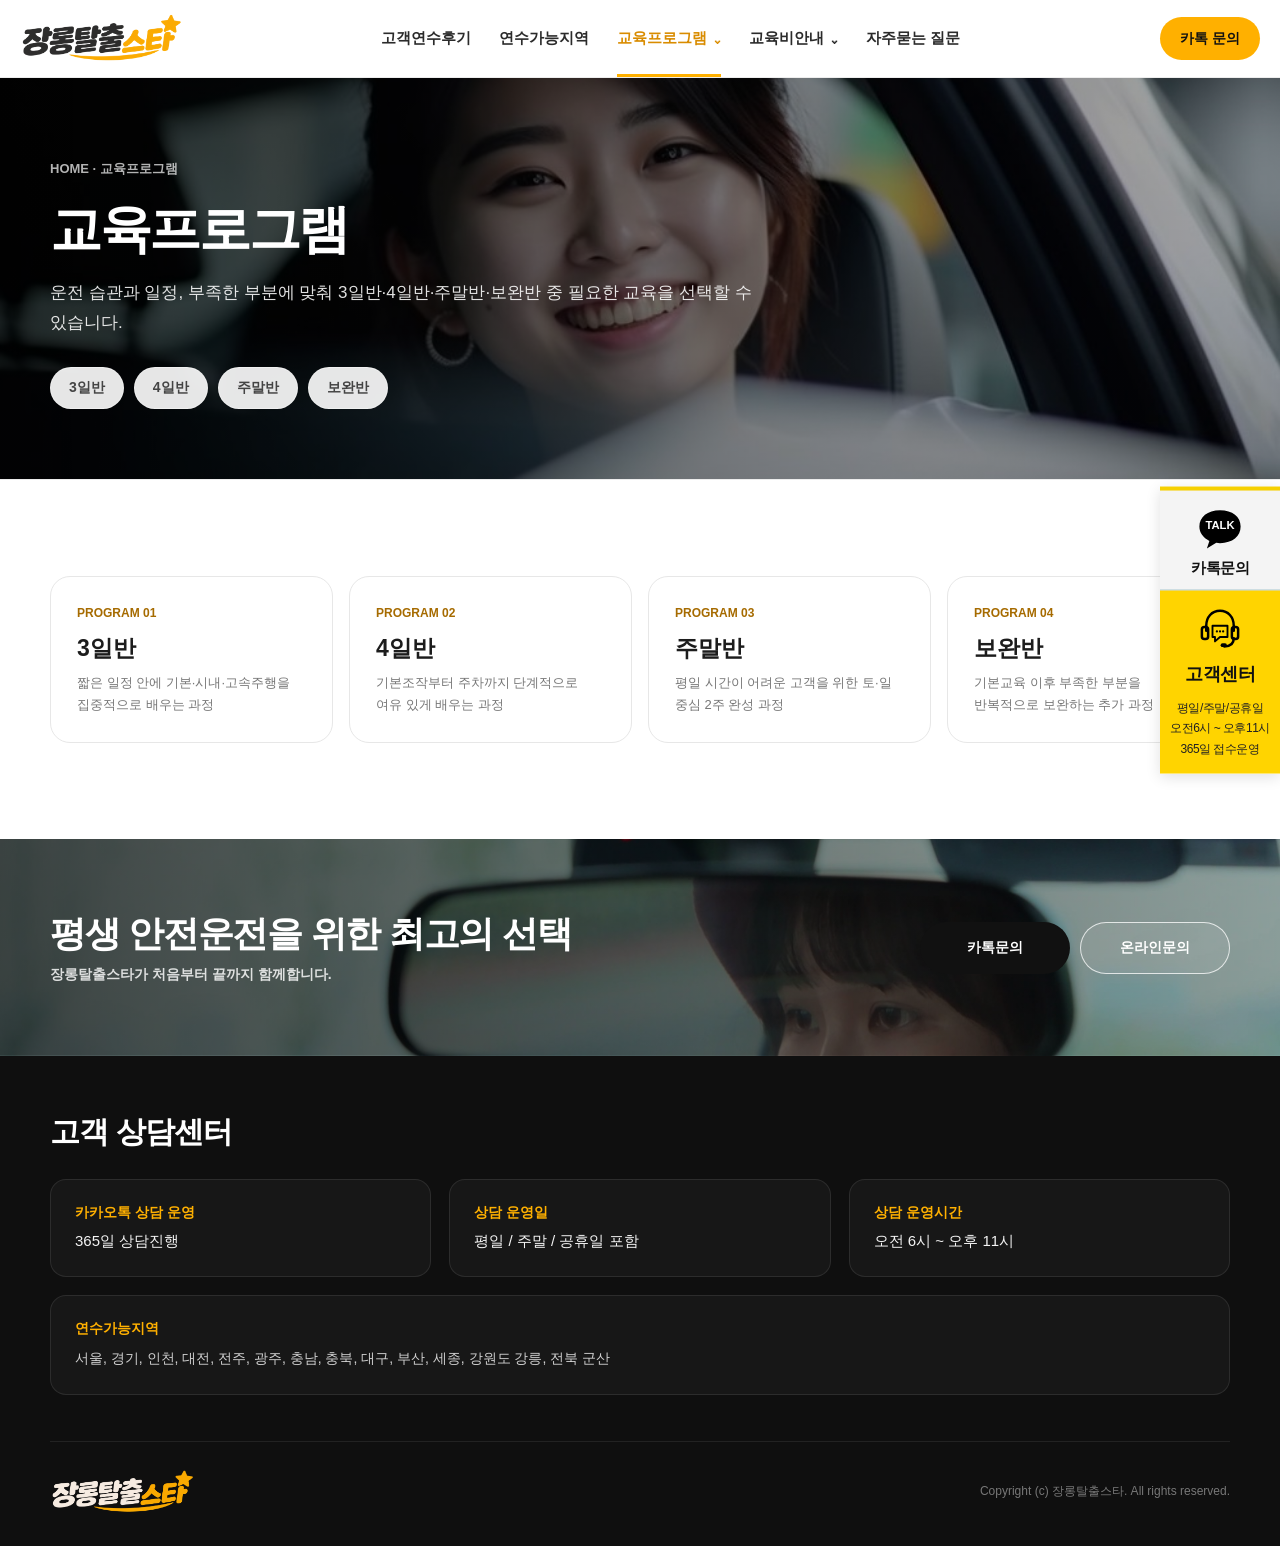
<file: program.html>
<!DOCTYPE html>
<html lang="ko"><head><meta charset="utf-8"/><meta content="width=device-width,initial-scale=1.0" name="viewport"/><meta content="장롱탈출스타 방문 운전연수" name="description"/><title>교육프로그램 | 장롱탈출스타</title><link href="style.css" rel="stylesheet"/></head><body><header id="gd-header"><div class="gd-header-inner"><a class="gd-logo" href="index.html"><img alt="장롱탈출스타" class="gd-logo-img" src="images/logo.png"/></a><nav class="gd-nav"><div class="gd-nav-item"><a class="gd-nav-link" href="reviews.html">고객연수후기</a></div><div class="gd-nav-item"><a class="gd-nav-link" href="areas.html">연수가능지역</a></div><div class="gd-nav-item"><a class="gd-nav-link active" href="program.html">교육프로그램 <span>⌄</span></a><div class="gd-dropdown"><a href="program-3day.html">3일반</a><a href="program-4day.html">4일반</a><a href="program-weekend.html">주말반</a><a href="program-supplement.html">보완반</a></div></div><div class="gd-nav-item"><a class="gd-nav-link" href="price.html">교육비안내 <span>⌄</span></a><div class="gd-dropdown"><a href="price-own.html">자차</a><a href="price-school.html">학원차</a><a href="price-mix.html">자차 + 학원차</a></div></div><div class="gd-nav-item"><a class="gd-nav-link" href="faq.html">자주묻는 질문</a></div></nav><a class="gd-header-cta" href="https://pf.kakao.com/_xoxixjwG" rel="noopener noreferrer" target="_blank">카톡 문의</a><button class="gd-mobile-btn" type="button"><span></span><span></span><span></span></button></div></header><div class="gd-mobile-panel"><a href="reviews.html">고객연수후기</a><a href="areas.html">연수가능지역</a><div class="gd-mobile-label">교육프로그램</div><div class="gd-mobile-sub"><a href="program.html">전체보기</a><a href="program-3day.html">3일반</a><a href="program-4day.html">4일반</a><a href="program-weekend.html">주말반</a><a href="program-supplement.html">보완반</a></div><div class="gd-mobile-label">교육비안내</div><div class="gd-mobile-sub"><a href="price.html">전체보기</a><a href="price-own.html">자차</a><a href="price-school.html">학원차</a><a href="price-mix.html">자차 + 학원차</a></div><a href="faq.html">자주묻는 질문</a></div><section class="gd-page-hero gd-page-hero-image gd-page-hero-program"><div class="gd-inner"><div class="gd-breadcrumb">HOME · 교육프로그램</div><h1>교육프로그램</h1><p>운전 습관과 일정, 부족한 부분에 맞춰 3일반·4일반·주말반·보완반 중 필요한 교육을 선택할 수 있습니다.</p><div class="gd-subnav"><a href="program-3day.html">3일반</a><a href="program-4day.html">4일반</a><a href="program-weekend.html">주말반</a><a href="program-supplement.html">보완반</a></div></div></section><main><section class="gd-section"><div class="gd-inner"><div class="gd-program-cards"><a class="gd-program-link" href="program-3day.html"><span>PROGRAM 01</span><h3>3일반</h3><p>짧은 일정 안에 기본·시내·고속주행을 집중적으로 배우는 과정</p></a><a class="gd-program-link" href="program-4day.html"><span>PROGRAM 02</span><h3>4일반</h3><p>기본조작부터 주차까지 단계적으로 여유 있게 배우는 과정</p></a><a class="gd-program-link" href="program-weekend.html"><span>PROGRAM 03</span><h3>주말반</h3><p>평일 시간이 어려운 고객을 위한 토·일 중심 2주 완성 과정</p></a><a class="gd-program-link" href="program-supplement.html"><span>PROGRAM 04</span><h3>보완반</h3><p>기본교육 이후 부족한 부분을 반복적으로 보완하는 추가 과정</p></a></div></div></section></main><section id="gd-cta"><div class="gd-inner gd-cta-layout"><div><h2>평생 안전운전을 위한 최고의 선택</h2><p>장롱탈출스타가 처음부터 끝까지 함께합니다.</p></div><div class="gd-cta-buttons"><a class="gd-btn gd-btn-dark" href="https://pf.kakao.com/_xoxixjwG" rel="noopener noreferrer" target="_blank">카톡문의</a><a class="gd-btn gd-btn-outline" href="#">온라인문의</a></div></div></section><footer id="gd-footer"><div class="gd-inner"><div class="gd-footer-contact"><div class="gd-footer-contact-title">고객 상담센터</div><div class="gd-footer-contact-grid"><div class="gd-footer-contact-item"><strong>카카오톡 상담 운영</strong><span>365일 상담진행</span></div><div class="gd-footer-contact-item"><strong>상담 운영일</strong><span>평일 / 주말 / 공휴일 포함</span></div><div class="gd-footer-contact-item"><strong>상담 운영시간</strong><span>오전 6시 ~ 오후 11시</span></div><div class="gd-footer-contact-item gd-footer-contact-area"><strong>연수가능지역</strong><span>서울, 경기, 인천, 대전, 전주, 광주, 충남, 충북, 대구, 부산, 세종, 강원도 강릉, 전북 군산</span></div></div></div><div class="gd-footer-bottom"><div class="gd-footer-brand"><img alt="장롱탈출스타" class="gd-footer-logo-img" src="images/logo2.png"/></div><div class="gd-footer-copy">Copyright (c) 장롱탈출스타. All rights reserved.</div></div></div></footer><div id="muv-side-floating">
<a class="muv-side-item muv-side-kakao" href="https://pf.kakao.com/_xoxixjwG" rel="noopener noreferrer" target="_blank">
<div class="muv-side-icon">
<svg aria-hidden="true" viewbox="0 0 80 65">
<path d="M40 5C20 5 7 16 7 31c0 10 6 18 16 23l-4 12 15-9c2 .3 4 .5 6 .5 20 0 33-11 33-26.5S60 5 40 5z" fill="#000"></path>
<text fill="#fff" font-size="18" font-weight="800" text-anchor="middle" x="40" y="35">TALK</text>
</svg>
</div>
<div class="muv-side-title">카톡문의</div>
</a>
<div class="muv-side-item muv-side-cs">
<div class="muv-side-icon">
<svg aria-hidden="true" viewbox="0 0 80 80">
<path d="M18 42V34c0-14 9-24 22-24s22 10 22 24v8" fill="none" stroke="#000" stroke-linecap="round" stroke-width="4"></path>
<rect fill="none" height="19" rx="4" stroke="#000" stroke-width="4" width="10" x="11" y="36"></rect>
<rect fill="none" height="19" rx="4" stroke="#000" stroke-width="4" width="10" x="59" y="36"></rect>
<path d="M62 54c0 9-6 13-15 13" fill="none" stroke="#000" stroke-linecap="round" stroke-width="4"></path>
<rect fill="#000" height="6" rx="3" width="10" x="41" y="62"></rect>
<path d="M28 34h24v18H40l-8 7v-7h-4z" fill="none" stroke="#000" stroke-linejoin="round" stroke-width="3"></path>
<circle cx="35" cy="43" r="1.8"></circle>
<circle cx="40" cy="43" r="1.8"></circle>
<circle cx="45" cy="43" r="1.8"></circle>
</svg>
</div>
<div class="muv-side-title muv-side-cs-title">고객센터</div>
<div class="muv-side-hours">
      평일/주말/공휴일<br/>
      오전6시 ~ 오후11시<br/>
      365일 접수운영
    </div>
</div>
</div><script src="script.js"></script></body></html>
</file>
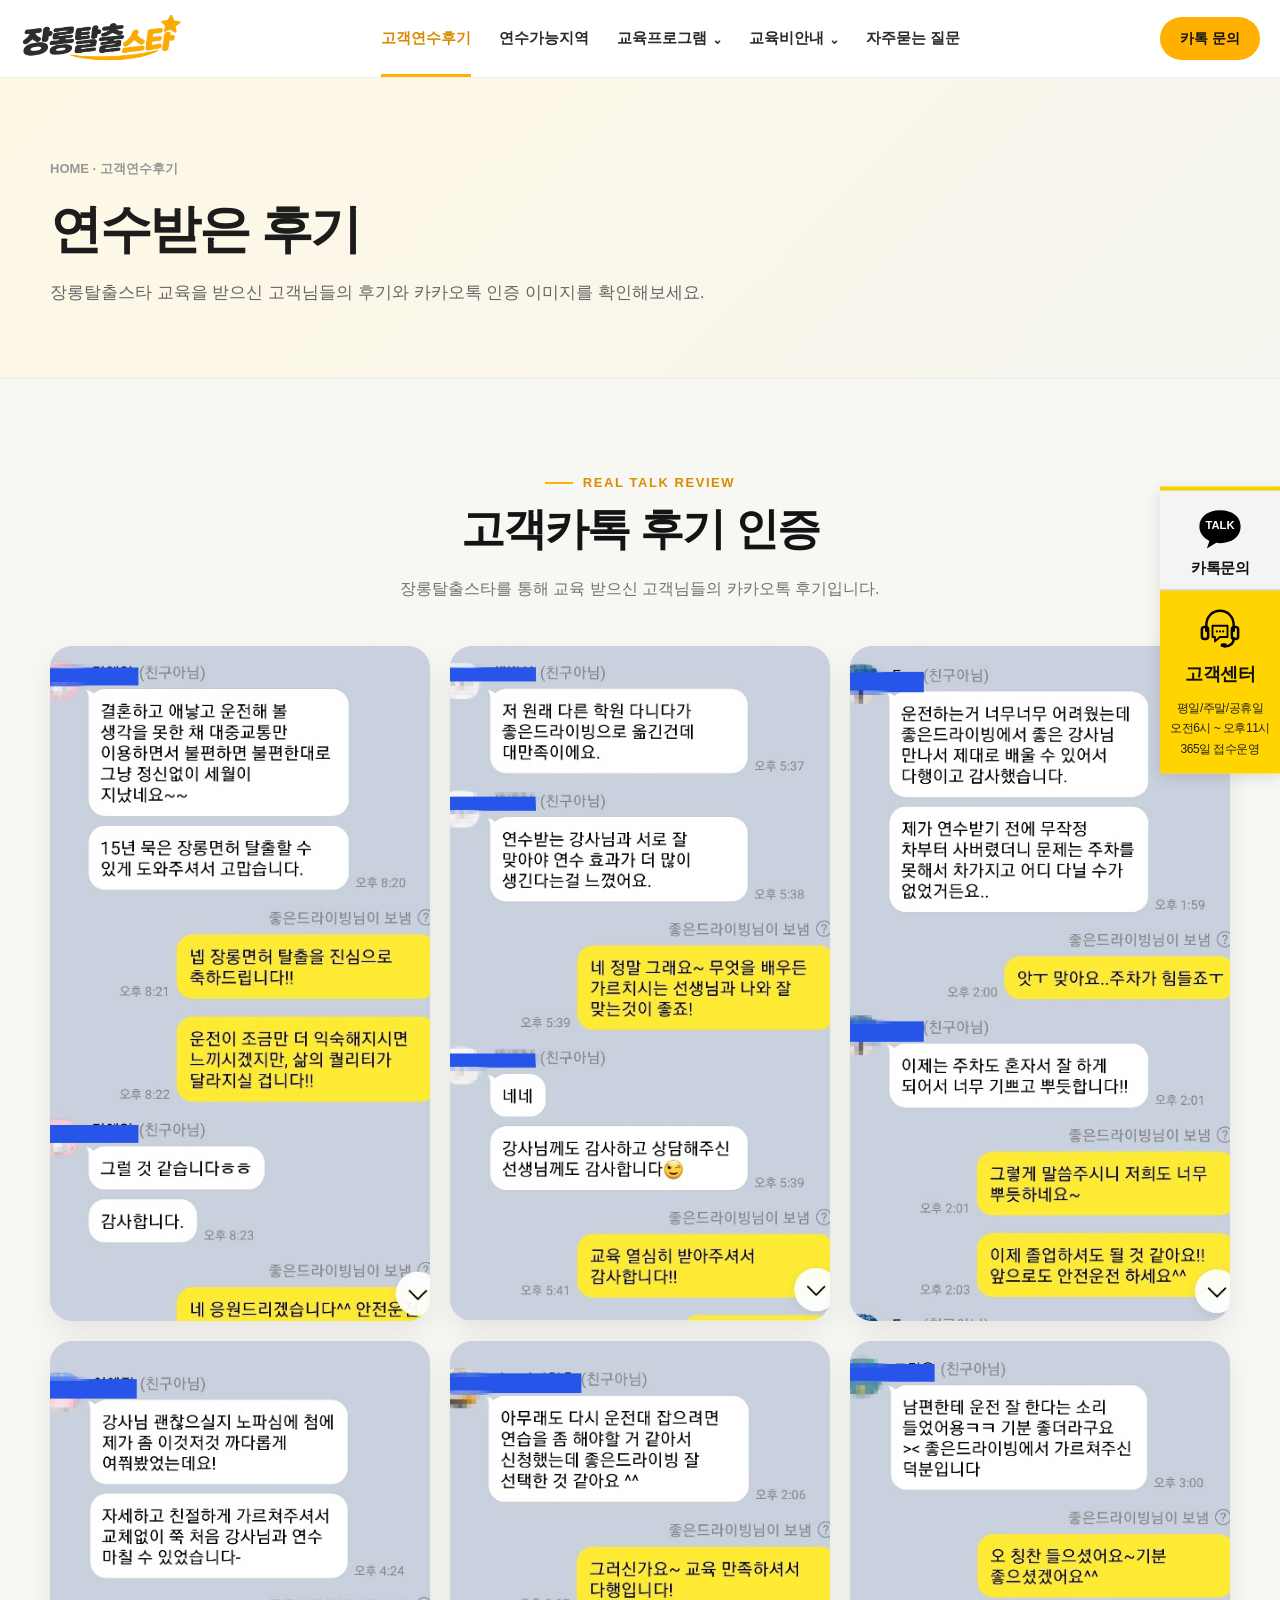
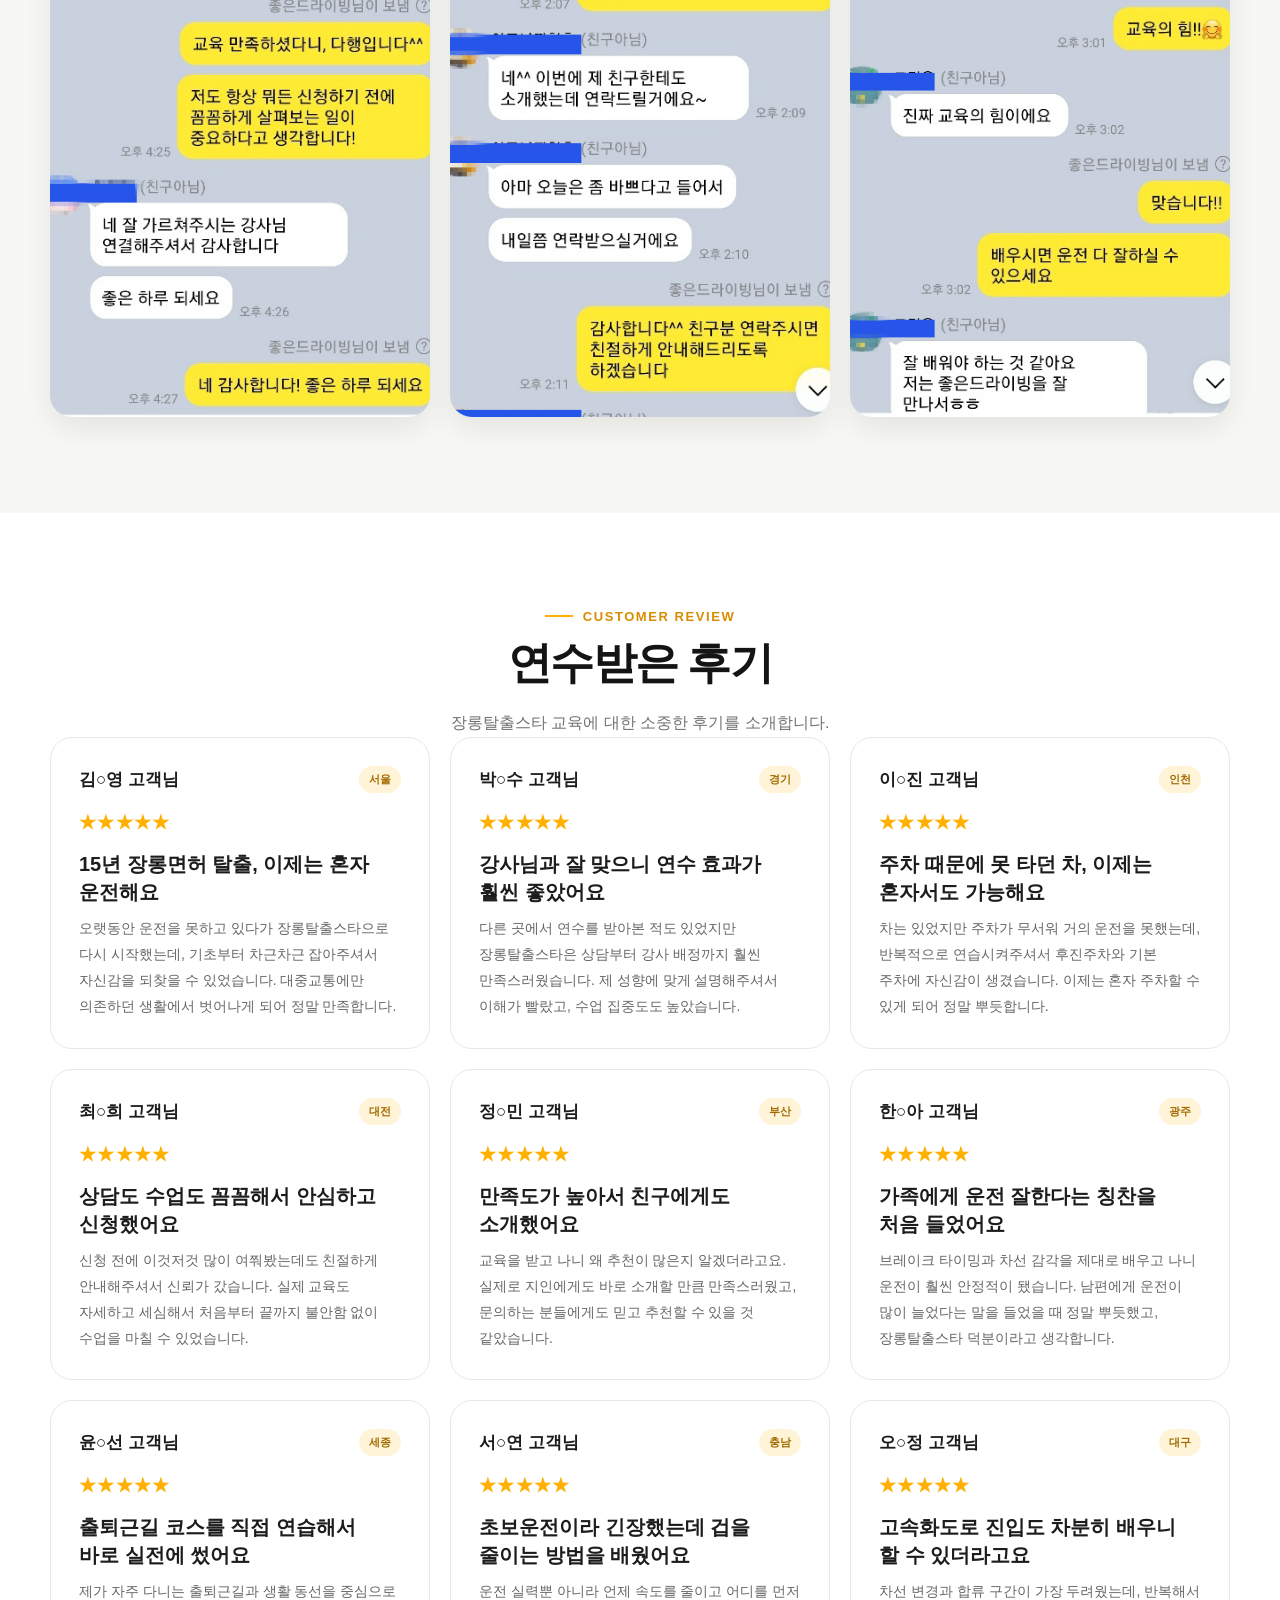
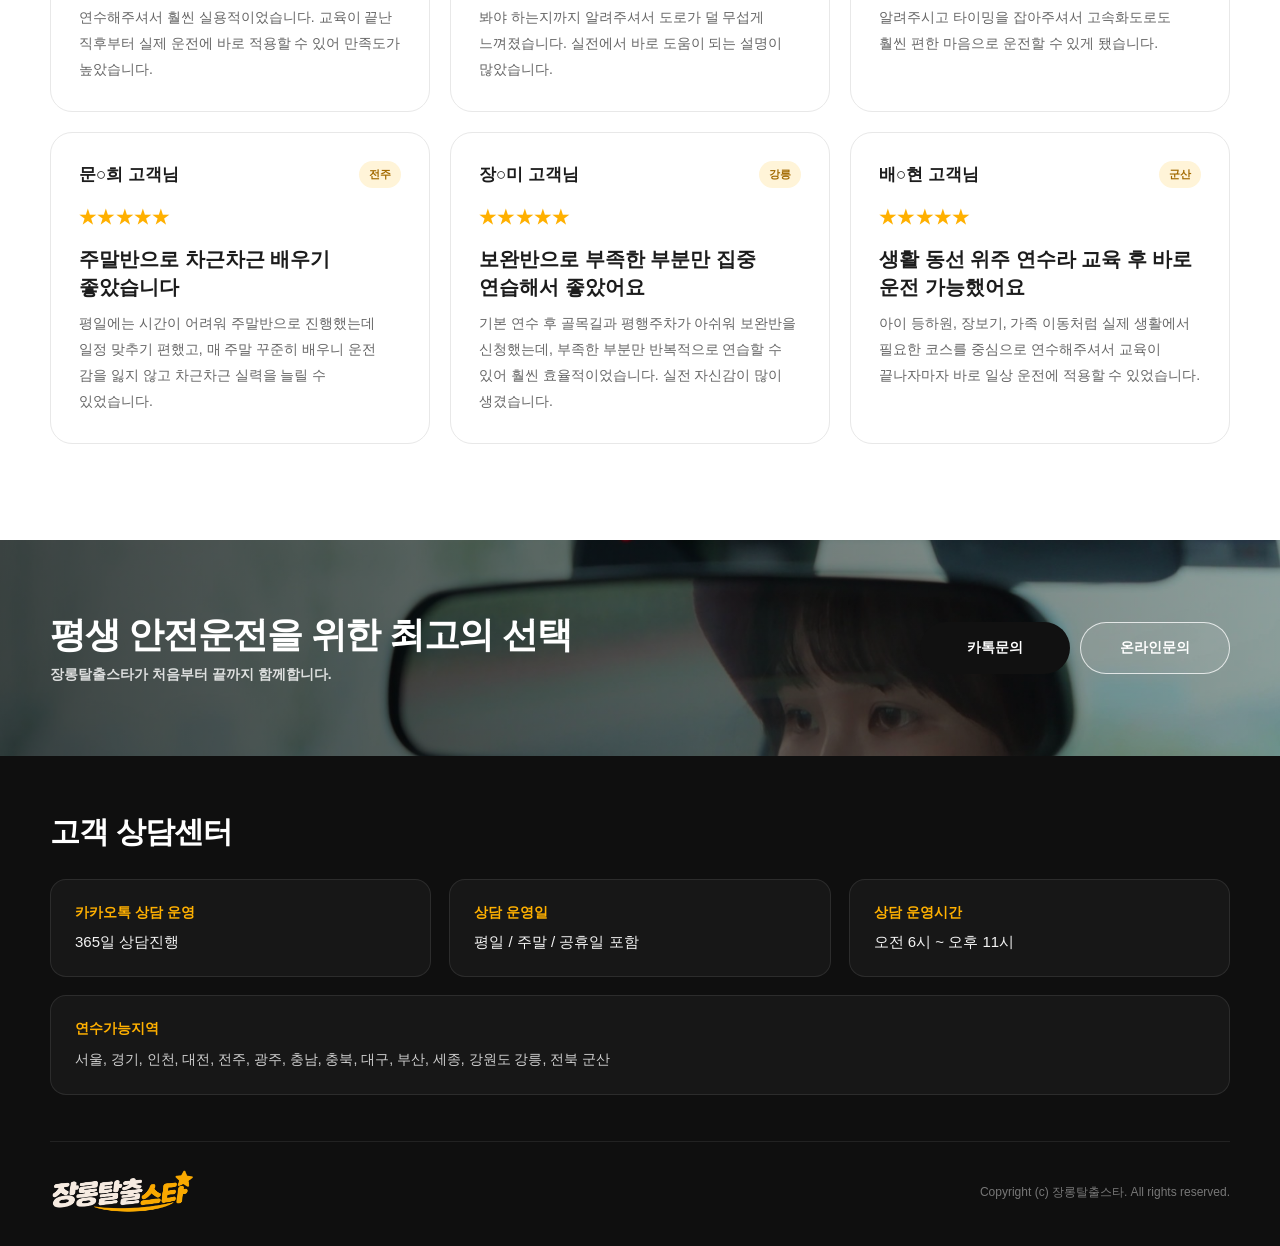
<file: reviews.html>
<!DOCTYPE html>
<html lang="ko">
<head>
  <meta charset="utf-8"/>
  <meta name="viewport" content="width=device-width,initial-scale=1.0"/>
  <meta name="description" content="장롱탈출스타 방문 운전연수"/>
  <title>고객연수후기 | 장롱탈출스타</title>
  <link href="style.css" rel="stylesheet"/>
</head>
<body>
<header id="gd-header">
  <div class="gd-header-inner">
    <a class="gd-logo" href="index.html"><img alt="장롱탈출스타" class="gd-logo-img" src="images/logo.png"/></a>
    <nav class="gd-nav">
      <div class="gd-nav-item"><a class="gd-nav-link active" href="reviews.html">고객연수후기</a></div>
      <div class="gd-nav-item"><a class="gd-nav-link" href="areas.html">연수가능지역</a></div>
      <div class="gd-nav-item"><a class="gd-nav-link" href="program.html">교육프로그램 <span>⌄</span></a><div class="gd-dropdown"><a href="program-3day.html">3일반</a><a href="program-4day.html">4일반</a><a href="program-weekend.html">주말반</a><a href="program-supplement.html">보완반</a></div></div>
      <div class="gd-nav-item"><a class="gd-nav-link" href="price.html">교육비안내 <span>⌄</span></a><div class="gd-dropdown"><a href="price-own.html">자차</a><a href="price-school.html">학원차</a><a href="price-mix.html">자차 + 학원차</a></div></div>
      <div class="gd-nav-item"><a class="gd-nav-link" href="faq.html">자주묻는 질문</a></div>
    </nav>
    <a class="gd-header-cta" href="https://pf.kakao.com/_xoxixjwG" rel="noopener noreferrer" target="_blank">카톡 문의</a>
    <button class="gd-mobile-btn" type="button"><span></span><span></span><span></span></button>
  </div>
</header>

<div class="gd-mobile-panel">
  <a href="reviews.html">고객연수후기</a>
  <a href="areas.html">연수가능지역</a>
  <div class="gd-mobile-label">교육프로그램</div>
  <div class="gd-mobile-sub">
    <a href="program.html">전체보기</a>
    <a href="program-3day.html">3일반</a>
    <a href="program-4day.html">4일반</a>
    <a href="program-weekend.html">주말반</a>
    <a href="program-supplement.html">보완반</a>
  </div>
  <div class="gd-mobile-label">교육비안내</div>
  <div class="gd-mobile-sub">
    <a href="price.html">전체보기</a>
    <a href="price-own.html">자차</a>
    <a href="price-school.html">학원차</a>
    <a href="price-mix.html">자차 + 학원차</a>
  </div>
  <a href="faq.html">자주묻는 질문</a>
</div>

<section class="gd-page-hero">
  <div class="gd-inner">
    <div class="gd-breadcrumb">HOME · 고객연수후기</div>
    <h1>연수받은 후기</h1>
    <p>장롱탈출스타 교육을 받으신 고객님들의 후기와 카카오톡 인증 이미지를 확인해보세요.</p>
  </div>
</section>

<main>
  <section class="gd-section gd-soft">
    <div class="gd-inner">
      <div class="gd-center">
        <div class="gd-kicker">REAL TALK REVIEW</div>
        <h2 class="gd-title">고객카톡 후기 인증</h2>
        <p class="gd-desc">장롱탈출스타를 통해 교육 받으신 고객님들의 카카오톡 후기입니다.</p>
      </div>
      <div class="gd-proof-grid">
        <div class="gd-proof-card"><img src="images/kakao-review-01.jpg" alt="장롱면허 탈출 후기"></div>
        <div class="gd-proof-card"><img src="images/kakao-review-02.jpg" alt="강사 매칭 만족 후기"></div>
        <div class="gd-proof-card"><img src="images/kakao-review-03.jpg" alt="주차 자신감 향상 후기"></div>
        <div class="gd-proof-card"><img src="images/kakao-review-04.jpg" alt="친절한 상담과 강사 연결 후기"></div>
        <div class="gd-proof-card"><img src="images/kakao-review-05.jpg" alt="지인 추천 후기"></div>
        <div class="gd-proof-card"><img src="images/kakao-review-06.jpg" alt="가족 칭찬 후기"></div>
      </div>
    </div>
  </section>

  <section class="gd-section">
    <div class="gd-inner">
      <div class="gd-center">
        <div class="gd-kicker">CUSTOMER REVIEW</div>
        <h2 class="gd-title">연수받은 후기</h2>
        <p class="gd-desc">장롱탈출스타 교육에 대한 소중한 후기를 소개합니다.</p>
      </div>

      <div class="gd-review-grid">
        <article class="gd-review-card">
          <div class="gd-review-top"><div class="gd-review-name">김○영 고객님</div><div class="gd-review-area">서울</div></div>
          <div class="gd-stars">★★★★★</div>
          <h3>15년 장롱면허 탈출, 이제는 혼자 운전해요</h3>
          <p>오랫동안 운전을 못하고 있다가 장롱탈출스타으로 다시 시작했는데, 기초부터 차근차근 잡아주셔서 자신감을 되찾을 수 있었습니다. 대중교통에만 의존하던 생활에서 벗어나게 되어 정말 만족합니다.</p>
        </article>

        <article class="gd-review-card">
          <div class="gd-review-top"><div class="gd-review-name">박○수 고객님</div><div class="gd-review-area">경기</div></div>
          <div class="gd-stars">★★★★★</div>
          <h3>강사님과 잘 맞으니 연수 효과가 훨씬 좋았어요</h3>
          <p>다른 곳에서 연수를 받아본 적도 있었지만 장롱탈출스타은 상담부터 강사 배정까지 훨씬 만족스러웠습니다. 제 성향에 맞게 설명해주셔서 이해가 빨랐고, 수업 집중도도 높았습니다.</p>
        </article>

        <article class="gd-review-card">
          <div class="gd-review-top"><div class="gd-review-name">이○진 고객님</div><div class="gd-review-area">인천</div></div>
          <div class="gd-stars">★★★★★</div>
          <h3>주차 때문에 못 타던 차, 이제는 혼자서도 가능해요</h3>
          <p>차는 있었지만 주차가 무서워 거의 운전을 못했는데, 반복적으로 연습시켜주셔서 후진주차와 기본 주차에 자신감이 생겼습니다. 이제는 혼자 주차할 수 있게 되어 정말 뿌듯합니다.</p>
        </article>

        <article class="gd-review-card">
          <div class="gd-review-top"><div class="gd-review-name">최○희 고객님</div><div class="gd-review-area">대전</div></div>
          <div class="gd-stars">★★★★★</div>
          <h3>상담도 수업도 꼼꼼해서 안심하고 신청했어요</h3>
          <p>신청 전에 이것저것 많이 여쭤봤는데도 친절하게 안내해주셔서 신뢰가 갔습니다. 실제 교육도 자세하고 세심해서 처음부터 끝까지 불안함 없이 수업을 마칠 수 있었습니다.</p>
        </article>

        <article class="gd-review-card">
          <div class="gd-review-top"><div class="gd-review-name">정○민 고객님</div><div class="gd-review-area">부산</div></div>
          <div class="gd-stars">★★★★★</div>
          <h3>만족도가 높아서 친구에게도 소개했어요</h3>
          <p>교육을 받고 나니 왜 추천이 많은지 알겠더라고요. 실제로 지인에게도 바로 소개할 만큼 만족스러웠고, 문의하는 분들에게도 믿고 추천할 수 있을 것 같았습니다.</p>
        </article>

        <article class="gd-review-card">
          <div class="gd-review-top"><div class="gd-review-name">한○아 고객님</div><div class="gd-review-area">광주</div></div>
          <div class="gd-stars">★★★★★</div>
          <h3>가족에게 운전 잘한다는 칭찬을 처음 들었어요</h3>
          <p>브레이크 타이밍과 차선 감각을 제대로 배우고 나니 운전이 훨씬 안정적이 됐습니다. 남편에게 운전이 많이 늘었다는 말을 들었을 때 정말 뿌듯했고, 장롱탈출스타 덕분이라고 생각합니다.</p>
        </article>

        <article class="gd-review-card">
          <div class="gd-review-top"><div class="gd-review-name">윤○선 고객님</div><div class="gd-review-area">세종</div></div>
          <div class="gd-stars">★★★★★</div>
          <h3>출퇴근길 코스를 직접 연습해서 바로 실전에 썼어요</h3>
          <p>제가 자주 다니는 출퇴근길과 생활 동선을 중심으로 연수해주셔서 훨씬 실용적이었습니다. 교육이 끝난 직후부터 실제 운전에 바로 적용할 수 있어 만족도가 높았습니다.</p>
        </article>

        <article class="gd-review-card">
          <div class="gd-review-top"><div class="gd-review-name">서○연 고객님</div><div class="gd-review-area">충남</div></div>
          <div class="gd-stars">★★★★★</div>
          <h3>초보운전이라 긴장했는데 겁을 줄이는 방법을 배웠어요</h3>
          <p>운전 실력뿐 아니라 언제 속도를 줄이고 어디를 먼저 봐야 하는지까지 알려주셔서 도로가 덜 무섭게 느껴졌습니다. 실전에서 바로 도움이 되는 설명이 많았습니다.</p>
        </article>

        <article class="gd-review-card">
          <div class="gd-review-top"><div class="gd-review-name">오○정 고객님</div><div class="gd-review-area">대구</div></div>
          <div class="gd-stars">★★★★★</div>
          <h3>고속화도로 진입도 차분히 배우니 할 수 있더라고요</h3>
          <p>차선 변경과 합류 구간이 가장 두려웠는데, 반복해서 알려주시고 타이밍을 잡아주셔서 고속화도로도 훨씬 편한 마음으로 운전할 수 있게 됐습니다.</p>
        </article>

        <article class="gd-review-card">
          <div class="gd-review-top"><div class="gd-review-name">문○희 고객님</div><div class="gd-review-area">전주</div></div>
          <div class="gd-stars">★★★★★</div>
          <h3>주말반으로 차근차근 배우기 좋았습니다</h3>
          <p>평일에는 시간이 어려워 주말반으로 진행했는데 일정 맞추기 편했고, 매 주말 꾸준히 배우니 운전 감을 잃지 않고 차근차근 실력을 늘릴 수 있었습니다.</p>
        </article>

        <article class="gd-review-card">
          <div class="gd-review-top"><div class="gd-review-name">장○미 고객님</div><div class="gd-review-area">강릉</div></div>
          <div class="gd-stars">★★★★★</div>
          <h3>보완반으로 부족한 부분만 집중 연습해서 좋았어요</h3>
          <p>기본 연수 후 골목길과 평행주차가 아쉬워 보완반을 신청했는데, 부족한 부분만 반복적으로 연습할 수 있어 훨씬 효율적이었습니다. 실전 자신감이 많이 생겼습니다.</p>
        </article>

        <article class="gd-review-card">
          <div class="gd-review-top"><div class="gd-review-name">배○현 고객님</div><div class="gd-review-area">군산</div></div>
          <div class="gd-stars">★★★★★</div>
          <h3>생활 동선 위주 연수라 교육 후 바로 운전 가능했어요</h3>
          <p>아이 등하원, 장보기, 가족 이동처럼 실제 생활에서 필요한 코스를 중심으로 연수해주셔서 교육이 끝나자마자 바로 일상 운전에 적용할 수 있었습니다.</p>
        </article>
      </div>
    </div>
  </section>
</main>

<section id="gd-cta"><div class="gd-inner gd-cta-layout"><div><h2>평생 안전운전을 위한 최고의 선택</h2><p>장롱탈출스타가 처음부터 끝까지 함께합니다.</p></div><div class="gd-cta-buttons"><a class="gd-btn gd-btn-dark" href="https://pf.kakao.com/_xoxixjwG" rel="noopener noreferrer" target="_blank">카톡문의</a><a class="gd-btn gd-btn-outline" href="#">온라인문의</a></div></div></section>

<footer id="gd-footer"><div class="gd-inner"><div class="gd-footer-contact"><div class="gd-footer-contact-title">고객 상담센터</div><div class="gd-footer-contact-grid"><div class="gd-footer-contact-item"><strong>카카오톡 상담 운영</strong><span>365일 상담진행</span></div><div class="gd-footer-contact-item"><strong>상담 운영일</strong><span>평일 / 주말 / 공휴일 포함</span></div><div class="gd-footer-contact-item"><strong>상담 운영시간</strong><span>오전 6시 ~ 오후 11시</span></div><div class="gd-footer-contact-item gd-footer-contact-area"><strong>연수가능지역</strong><span>서울, 경기, 인천, 대전, 전주, 광주, 충남, 충북, 대구, 부산, 세종, 강원도 강릉, 전북 군산</span></div></div></div><div class="gd-footer-bottom"><div class="gd-footer-brand"><img alt="장롱탈출스타" class="gd-footer-logo-img" src="images/logo2.png"/></div><div class="gd-footer-copy">Copyright (c) 장롱탈출스타. All rights reserved.</div></div></div></footer>

<div id="muv-side-floating">
  <a class="muv-side-item muv-side-kakao" href="https://pf.kakao.com/_xoxixjwG" rel="noopener noreferrer" target="_blank">
    <div class="muv-side-icon">
      <svg aria-hidden="true" viewBox="0 0 80 65">
        <path d="M40 5C20 5 7 16 7 31c0 10 6 18 16 23l-4 12 15-9c2 .3 4 .5 6 .5 20 0 33-11 33-26.5S60 5 40 5z" fill="#000"></path>
        <text fill="#fff" font-size="18" font-weight="800" text-anchor="middle" x="40" y="35">TALK</text>
      </svg>
    </div>
    <div class="muv-side-title">카톡문의</div>
  </a>
  <div class="muv-side-item muv-side-cs">
    <div class="muv-side-icon">
      <svg aria-hidden="true" viewBox="0 0 80 80">
        <path d="M18 42V34c0-14 9-24 22-24s22 10 22 24v8" fill="none" stroke="#000" stroke-linecap="round" stroke-width="4"></path>
        <rect fill="none" height="19" rx="4" stroke="#000" stroke-width="4" width="10" x="11" y="36"></rect>
        <rect fill="none" height="19" rx="4" stroke="#000" stroke-width="4" width="10" x="59" y="36"></rect>
        <path d="M62 54c0 9-6 13-15 13" fill="none" stroke="#000" stroke-linecap="round" stroke-width="4"></path>
        <rect fill="#000" height="6" rx="3" width="10" x="41" y="62"></rect>
        <path d="M28 34h24v18H40l-8 7v-7h-4z" fill="none" stroke="#000" stroke-linejoin="round" stroke-width="3"></path>
        <circle cx="35" cy="43" r="1.8"></circle>
        <circle cx="40" cy="43" r="1.8"></circle>
        <circle cx="45" cy="43" r="1.8"></circle>
      </svg>
    </div>
    <div class="muv-side-title muv-side-cs-title">고객센터</div>
    <div class="muv-side-hours">평일/주말/공휴일<br/>오전6시 ~ 오후11시<br/>365일 접수운영</div>
  </div>
</div>

<script src="script.js"></script>
</body>
</html>
</file>
<file: style.css>
*{box-sizing:border-box!important}html{scroll-behavior:smooth!important}body{margin:0!important;color:#1c1c1c!important;background:#fff!important;font-family:"Pretendard","Noto Sans KR",Arial,sans-serif!important;font-weight:400!important;word-break:keep-all!important}body.menu-open{overflow:hidden!important}a{color:inherit!important;text-decoration:none!important;font-family:inherit!important;font-weight:inherit!important}button{font-family:inherit!important;font-weight:inherit!important}img{display:block!important;max-width:100%!important}.gd-inner{width:min(1180px,calc(100% - 40px))!important;margin:0 auto!important}.gd-section{padding:96px 0!important}.gd-soft{background:#f7f7f4!important}.gd-kicker{display:flex!important;align-items:center!important;gap:10px!important;color:#d98c00!important;font-size:13px!important;letter-spacing:.12em!important;font-weight:900!important}.gd-kicker:before{content:""!important;width:28px!important;height:2px!important;background:#ffb000!important}.gd-title{margin:13px 0 0!important;color:#141414!important;font-size:44px!important;line-height:1.2!important;letter-spacing:-.04em!important;font-weight:900!important}.gd-desc{max-width:760px!important;margin:18px 0 0!important;color:#727272!important;font-size:16px!important;line-height:1.85!important;font-weight:400!important}.gd-center{text-align:center!important}.gd-center .gd-kicker{justify-content:center!important}.gd-center .gd-desc{margin-left:auto!important;margin-right:auto!important}.gd-btn{display:inline-flex!important;align-items:center!important;justify-content:center!important;min-width:150px!important;height:52px!important;padding:0 24px!important;border-radius:999px!important;font-size:14px!important;font-weight:900!important}.gd-btn-yellow{background:#ffb000!important;color:#111!important}.gd-btn-dark{background:#111!important;color:#fff!important}.gd-btn-outline{border:1px solid #dedede!important;background:#fff!important;color:#222!important}
#gd-header{position:sticky!important;top:0!important;z-index:1000!important;height:78px!important;background:rgba(255,255,255,.96)!important;border-bottom:1px solid #ededed!important;backdrop-filter:blur(12px)!important}.gd-header-inner{display:flex!important;align-items:center!important;justify-content:space-between!important;width:min(1320px,calc(100% - 40px))!important;height:100%!important;margin:0 auto!important}.gd-logo{display:flex!important;align-items:center!important;gap:10px!important;flex:0 0 auto!important}.gd-logo-mark{display:flex!important;align-items:center!important;justify-content:center!important;width:42px!important;height:42px!important;border-radius:14px!important;background:#ffb000!important;color:#111!important;font-size:19px!important;font-weight:900!important}.gd-logo-text{font-size:23px!important;letter-spacing:-.04em!important;font-weight:900!important}.gd-nav{display:flex!important;align-items:center!important;gap:28px!important;height:100%!important}.gd-nav-item{position:relative!important;display:flex!important;align-items:center!important;height:100%!important}.gd-nav-link{display:flex!important;align-items:center!important;gap:6px!important;height:100%!important;color:#2b2b2b!important;font-size:15px!important;font-weight:800!important;white-space:nowrap!important}.gd-nav-link:hover,.gd-nav-link.active{color:#d98c00!important}.gd-nav-link.active:after{content:""!important;position:absolute!important;left:0!important;right:0!important;bottom:0!important;height:3px!important;background:#ffb000!important}.gd-dropdown{position:absolute!important;top:65px!important;left:50%!important;min-width:190px!important;padding:10px!important;background:#fff!important;border:1px solid #ececec!important;border-radius:16px!important;box-shadow:0 18px 45px rgba(0,0,0,.12)!important;opacity:0!important;visibility:hidden!important;transform:translate(-50%,10px)!important;transition:.2s ease!important}.gd-nav-item:hover .gd-dropdown{opacity:1!important;visibility:visible!important;transform:translate(-50%,0)!important}.gd-dropdown a{display:block!important;padding:12px 14px!important;border-radius:10px!important;color:#3a3a3a!important;font-size:14px!important;font-weight:800!important}.gd-dropdown a:hover{background:#fff4d7!important;color:#a86d00!important}.gd-header-cta{display:inline-flex!important;align-items:center!important;justify-content:center!important;height:43px!important;padding:0 20px!important;border-radius:999px!important;background:#ffb000!important;color:#111!important;font-size:14px!important;font-weight:900!important}.gd-mobile-btn{display:none!important;width:42px!important;height:42px!important;border:0!important;border-radius:12px!important;background:#f4f4f4!important;align-items:center!important;justify-content:center!important;flex-direction:column!important;gap:5px!important}.gd-mobile-btn span{width:20px!important;height:2px!important;background:#111!important}.gd-mobile-panel{display:none!important;position:fixed!important;top:66px!important;left:0!important;right:0!important;z-index:999!important;max-height:calc(100vh - 66px)!important;overflow:auto!important;padding:14px 18px 24px!important;background:#fff!important;border-top:1px solid #eee!important;box-shadow:0 18px 40px rgba(0,0,0,.12)!important}.gd-mobile-panel.open{display:block!important}.gd-mobile-panel>a{display:block!important;padding:14px 10px!important;border-bottom:1px solid #eee!important;font-size:16px!important;font-weight:900!important}.gd-mobile-label{padding:16px 10px 6px!important;color:#a76d00!important;font-size:12px!important;letter-spacing:.08em!important;font-weight:900!important}.gd-mobile-sub a{display:block!important;padding:11px 22px!important;color:#666!important;font-size:14px!important;font-weight:700!important}
#gd-home-hero{position:relative!important;overflow:hidden!important;width:100%!important;aspect-ratio:16/9!important;background:#111!important}.gd-home-slide{position:absolute!important;inset:0!important;opacity:0!important;visibility:hidden!important;transition:opacity .7s ease!important}.gd-home-slide.active{opacity:1!important;visibility:visible!important}.gd-home-slide img{width:100%!important;height:100%!important;object-fit:cover!important}.gd-hero-arrow{position:absolute!important;top:50%!important;z-index:20!important;width:54px!important;height:54px!important;border:1px solid rgba(255,255,255,.4)!important;border-radius:50%!important;background:rgba(0,0,0,.22)!important;color:#fff!important;font-size:32px!important;font-weight:300!important;transform:translateY(-50%)!important}.gd-hero-prev{left:24px!important}.gd-hero-next{right:24px!important}.gd-hero-dots{position:absolute!important;left:50%!important;bottom:24px!important;z-index:20!important;display:flex!important;gap:8px!important;transform:translateX(-50%)!important}.gd-hero-dot{width:9px!important;height:9px!important;padding:0!important;border:0!important;border-radius:50%!important;background:rgba(255,255,255,.55)!important}.gd-hero-dot.active{width:30px!important;border-radius:20px!important;background:#fff!important}.gd-home-stats{position:relative!important;z-index:10!important;margin-top:-38px!important}.gd-stats-box{display:grid!important;grid-template-columns:repeat(4,1fr)!important;padding:38px 22px!important;border-radius:24px!important;background:#fff!important;box-shadow:0 16px 50px rgba(0,0,0,.1)!important}.gd-stat{text-align:center!important}.gd-stat+.gd-stat{border-left:1px solid #ececec!important}.gd-stat strong{display:block!important;font-size:30px!important;letter-spacing:-.04em!important;font-weight:900!important}.gd-stat span{display:block!important;margin-top:7px!important;color:#777!important;font-size:14px!important;font-weight:700!important}.gd-link-grid{display:grid!important;grid-template-columns:repeat(3,1fr)!important;gap:22px!important}.gd-link-card{position:relative!important;overflow:hidden!important;min-height:300px!important;padding:32px!important;border-radius:26px!important;background:#f3f3ef!important;transition:.25s ease!important}.gd-link-card:nth-child(2){background:#171717!important;color:#fff!important}.gd-link-card:nth-child(3){background:#ffb000!important}.gd-link-card:hover{transform:translateY(-6px)!important;box-shadow:0 18px 44px rgba(0,0,0,.09)!important}.gd-link-card .num{color:#b1b1b1!important;font-size:12px!important;font-weight:900!important}.gd-link-card h3{margin:48px 0 10px!important;font-size:29px!important;line-height:1.25!important;font-weight:900!important}.gd-link-card p{margin:0!important;color:#777!important;font-size:14px!important;line-height:1.75!important;font-weight:500!important}.gd-link-card:nth-child(2) p{color:#bfbfbf!important}.gd-link-card:nth-child(3) p{color:#6f4b00!important}.gd-link-card .arr{position:absolute!important;right:28px!important;bottom:26px!important;font-size:26px!important;font-weight:900!important}
.gd-page-hero{padding:82px 0 70px!important;background:linear-gradient(135deg,#fff8e5,#f5f5ef)!important;border-bottom:1px solid #ececec!important}.gd-breadcrumb{margin-bottom:22px!important;color:#969696!important;font-size:13px!important;font-weight:700!important}.gd-page-hero h1{margin:0!important;font-size:52px!important;line-height:1.15!important;letter-spacing:-.045em!important;font-weight:900!important}.gd-page-hero p{max-width:760px!important;margin:18px 0 0!important;color:#666!important;font-size:17px!important;line-height:1.8!important;font-weight:400!important}.gd-subnav{display:flex!important;flex-wrap:wrap!important;gap:10px!important;margin-top:28px!important}.gd-subnav a{display:inline-flex!important;align-items:center!important;justify-content:center!important;height:42px!important;padding:0 18px!important;border:1px solid #dedede!important;border-radius:999px!important;background:#fff!important;color:#444!important;font-size:14px!important;font-weight:800!important}.gd-subnav a.active{border-color:#ffb000!important;background:#ffb000!important;color:#111!important}
.gd-review-grid{display:grid!important;grid-template-columns:repeat(3,1fr)!important;gap:20px!important}.gd-review-card{padding:28px!important;border:1px solid #e8e8e8!important;border-radius:22px!important;background:#fff!important}.gd-review-top{display:flex!important;align-items:center!important;justify-content:space-between!important;gap:12px!important}.gd-review-name{font-size:17px!important;font-weight:900!important}.gd-review-area{padding:6px 10px!important;border-radius:999px!important;background:#fff4d8!important;color:#a36a00!important;font-size:11px!important;font-weight:900!important}.gd-stars{margin-top:18px!important;color:#ffb000!important;letter-spacing:.08em!important;font-size:17px!important;font-weight:900!important}.gd-review-card h3{margin:16px 0 10px!important;font-size:20px!important;line-height:1.4!important;font-weight:900!important}.gd-review-card p{margin:0!important;color:#666!important;font-size:14px!important;line-height:1.85!important;font-weight:400!important}.gd-sample-note{margin-top:22px!important;padding:18px 20px!important;border-radius:14px!important;background:#fff8e6!important;color:#846000!important;font-size:13px!important;line-height:1.7!important;font-weight:700!important}
.gd-area-layout{display:grid!important;grid-template-columns:1.05fr .95fr!important;gap:42px!important;align-items:start!important}.gd-map-card{padding:26px!important;border:1px solid #e7e7e7!important;border-radius:26px!important;background:#f8f8f5!important}.gd-map-title{display:flex!important;align-items:center!important;justify-content:space-between!important;margin-bottom:18px!important}.gd-map-title strong{font-size:20px!important;font-weight:900!important}.gd-map-title span{color:#888!important;font-size:12px!important;font-weight:700!important}.gd-korea-map{display:block!important;width:100%!important;height:auto!important}.gd-area-list{display:grid!important;grid-template-columns:repeat(2,1fr)!important;gap:12px!important}.gd-area-item{display:flex!important;align-items:center!important;gap:12px!important;min-height:64px!important;padding:14px 16px!important;border:1px solid #e8e8e8!important;border-radius:16px!important;background:#fff!important}.gd-area-num{display:flex!important;align-items:center!important;justify-content:center!important;width:32px!important;height:32px!important;border-radius:50%!important;background:#ffb000!important;color:#111!important;font-size:12px!important;font-weight:900!important}.gd-area-item strong{font-size:15px!important;font-weight:900!important}
.gd-program-intro{display:grid!important;grid-template-columns:.85fr 1.15fr!important;gap:38px!important;align-items:start!important}.gd-program-badge{padding:30px!important;border-radius:26px!important;background:#161616!important;color:#fff!important}.gd-program-badge .label{color:#ffbd2d!important;font-size:12px!important;letter-spacing:.12em!important;font-weight:900!important}.gd-program-badge h2{margin:12px 0 8px!important;font-size:46px!important;line-height:1.15!important;font-weight:900!important}.gd-program-badge p{margin:0!important;color:#bbb!important;font-size:15px!important;line-height:1.8!important;font-weight:500!important}.gd-program-copy h3{margin:0 0 10px!important;font-size:28px!important;line-height:1.35!important;font-weight:900!important}.gd-program-copy .upgrade{margin:12px 0 22px!important;color:#d88b00!important;font-family:Georgia,serif!important;font-size:24px!important;font-style:italic!important;font-weight:700!important}.gd-program-copy p{margin:0 0 12px!important;color:#666!important;font-size:15px!important;line-height:1.9!important;font-weight:400!important}.gd-days{display:grid!important;grid-template-columns:repeat(2,1fr)!important;gap:18px!important}.gd-day-card{padding:26px!important;border:1px solid #e7e7e7!important;border-radius:22px!important;background:#fff!important}.gd-day-card .day{color:#b67500!important;font-size:12px!important;letter-spacing:.08em!important;font-weight:900!important}.gd-day-card h3{margin:8px 0 12px!important;font-size:22px!important;font-weight:900!important}.gd-day-card p{margin:0!important;color:#666!important;font-size:14px!important;line-height:1.85!important;font-weight:400!important}.gd-program-cards{display:grid!important;grid-template-columns:repeat(4,1fr)!important;gap:16px!important}.gd-program-link{padding:26px!important;border:1px solid #e7e7e7!important;border-radius:20px!important;background:#fff!important;transition:.2s ease!important}.gd-program-link:hover{border-color:#ffb000!important;transform:translateY(-4px)!important}.gd-program-link span{color:#a66b00!important;font-size:12px!important;font-weight:900!important}.gd-program-link h3{margin:12px 0 8px!important;font-size:23px!important;font-weight:900!important}.gd-program-link p{margin:0!important;color:#777!important;font-size:13px!important;line-height:1.7!important;font-weight:400!important}
.gd-price-overview{display:grid!important;grid-template-columns:repeat(3,1fr)!important;gap:18px!important}.gd-price-card{padding:30px!important;border-radius:24px!important;background:#171717!important;color:#fff!important}.gd-price-card:nth-child(2){background:#2a2a2a!important}.gd-price-card:nth-child(3){background:#ffb000!important;color:#111!important}.gd-price-card .tag{font-size:12px!important;letter-spacing:.08em!important;font-weight:900!important}.gd-price-card h2{margin:11px 0 5px!important;font-size:32px!important;font-weight:900!important}.gd-price-card p{margin:0 0 22px!important;color:#aaa!important;font-size:13px!important;line-height:1.7!important;font-weight:500!important}.gd-price-card:nth-child(3) p{color:#704b00!important}.gd-price-row{display:flex!important;align-items:center!important;justify-content:space-between!important;gap:20px!important;padding:15px 0!important;border-top:1px solid rgba(255,255,255,.16)!important}.gd-price-card:nth-child(3) .gd-price-row{border-color:rgba(0,0,0,.15)!important}.gd-price-row span{font-size:14px!important;font-weight:700!important}.gd-price-row strong{font-size:24px!important;font-weight:900!important}.gd-info-grid{display:grid!important;grid-template-columns:repeat(3,1fr)!important;gap:16px!important}.gd-info-card{padding:24px!important;border:1px solid #e8e8e8!important;border-radius:20px!important;background:#fff!important}.gd-info-card h3{margin:0 0 10px!important;font-size:19px!important;font-weight:900!important}.gd-info-card p{margin:0!important;color:#666!important;font-size:14px!important;line-height:1.8!important;font-weight:400!important}.gd-checks{display:grid!important;grid-template-columns:1fr 1fr!important;gap:12px 24px!important}.gd-check{position:relative!important;padding-left:24px!important;color:#555!important;font-size:14px!important;line-height:1.75!important;font-weight:500!important}.gd-check:before{content:"✓"!important;position:absolute!important;left:0!important;color:#b17300!important;font-weight:900!important}.gd-steps{display:grid!important;grid-template-columns:repeat(3,1fr)!important;gap:14px!important}.gd-step{padding:24px!important;border-radius:18px!important;background:#161616!important;color:#fff!important}.gd-step span{color:#ffbd2d!important;font-size:12px!important;letter-spacing:.08em!important;font-weight:900!important}.gd-step strong{display:block!important;margin-top:8px!important;font-size:19px!important;font-weight:900!important}.gd-benefits{display:grid!important;grid-template-columns:repeat(2,1fr)!important;gap:12px 24px!important}.gd-benefit{position:relative!important;padding:17px 18px 17px 42px!important;border:1px solid #e8e8e8!important;border-radius:16px!important;color:#555!important;font-size:14px!important;line-height:1.7!important;font-weight:500!important}.gd-benefit:before{content:"•"!important;position:absolute!important;left:20px!important;top:14px!important;color:#ffb000!important;font-size:24px!important;font-weight:900!important}
.gd-faq{max-width:980px!important;margin:0 auto!important;border-top:2px solid #111!important}.gd-faq-item{border-bottom:1px solid #ddd!important}.gd-faq-q{display:grid!important;grid-template-columns:54px minmax(0,1fr) 36px!important;align-items:center!important;width:100%!important;min-height:74px!important;padding:17px 8px!important;border:0!important;background:transparent!important;text-align:left!important}.gd-faq-num{color:#aaa!important;font-size:13px!important;font-weight:800!important}.gd-faq-title{font-size:16px!important;line-height:1.55!important;font-weight:800!important}.gd-faq-plus{display:flex!important;align-items:center!important;justify-content:center!important;color:#777!important;font-size:26px!important;font-weight:300!important;transition:.25s ease!important}.gd-faq-a{display:none!important;padding:0 44px 24px 62px!important}.gd-faq-a p{margin:0!important;padding:22px!important;border-radius:14px!important;background:#f7f7f4!important;color:#666!important;font-size:14px!important;line-height:1.8!important;font-weight:400!important}.gd-faq-item.active .gd-faq-a{display:block!important}.gd-faq-item.active .gd-faq-plus{transform:rotate(45deg)!important}
#gd-cta{padding:72px 0!important;background:#ffb000!important}.gd-cta-layout{display:flex!important;align-items:center!important;justify-content:space-between!important;gap:40px!important}.gd-cta-layout h2{margin:0!important;font-size:36px!important;line-height:1.3!important;letter-spacing:-.035em!important;font-weight:900!important}.gd-cta-layout p{margin:8px 0 0!important;color:#6d4b00!important;font-size:14px!important;font-weight:700!important}.gd-cta-buttons{display:flex!important;gap:10px!important}#gd-footer{padding:32px 0!important;background:#0f0f0f!important}.gd-footer-layout{display:flex!important;align-items:center!important;justify-content:space-between!important;gap:20px!important}.gd-footer-brand{color:#fff!important;font-size:20px!important;font-weight:900!important}.gd-footer-copy{color:#777!important;font-size:12px!important;font-weight:500!important}
@media(max-width:1080px){.gd-nav{gap:16px!important}.gd-nav-link{font-size:13px!important}.gd-program-cards{grid-template-columns:repeat(2,1fr)!important}.gd-review-grid{grid-template-columns:repeat(2,1fr)!important}.gd-area-layout{grid-template-columns:1fr!important}}
@media(max-width:820px){#gd-header{height:66px!important}.gd-nav,.gd-header-cta{display:none!important}.gd-mobile-btn{display:flex!important}.gd-page-hero{padding:62px 0 54px!important}.gd-page-hero h1{font-size:40px!important}.gd-home-stats{margin-top:16px!important}.gd-stats-box{grid-template-columns:repeat(2,1fr)!important;padding:12px!important}.gd-stat{padding:20px 8px!important}.gd-stat+.gd-stat{border-left:0!important}.gd-stat:nth-child(odd){border-right:1px solid #ececec!important}.gd-stat:nth-child(-n+2){border-bottom:1px solid #ececec!important}.gd-link-grid{grid-template-columns:1fr!important}.gd-link-card{min-height:240px!important}.gd-program-intro{grid-template-columns:1fr!important}.gd-price-overview{grid-template-columns:1fr!important}.gd-info-grid{grid-template-columns:1fr!important}.gd-cta-layout{align-items:flex-start!important;flex-direction:column!important}.gd-footer-layout{align-items:flex-start!important;flex-direction:column!important}}
@media(max-width:600px){.gd-inner{width:calc(100% - 30px)!important}.gd-section{padding:72px 0!important}.gd-title{font-size:34px!important}.gd-page-hero h1{font-size:34px!important}.gd-page-hero p{font-size:15px!important}.gd-home-hero{aspect-ratio:16/9!important}.gd-hero-arrow{width:38px!important;height:38px!important;font-size:23px!important}.gd-hero-prev{left:8px!important}.gd-hero-next{right:8px!important}.gd-hero-dots{bottom:10px!important}.gd-stats-box{border-radius:18px!important}.gd-stat strong{font-size:23px!important}.gd-stat span{font-size:12px!important}.gd-review-grid,.gd-days,.gd-program-cards,.gd-area-list,.gd-checks,.gd-steps,.gd-benefits{grid-template-columns:1fr!important}.gd-program-badge h2{font-size:38px!important}.gd-faq-q{grid-template-columns:38px minmax(0,1fr) 28px!important;padding:16px 0!important}.gd-faq-title{font-size:14px!important}.gd-faq-a{padding:0 0 20px 38px!important}.gd-cta-buttons{width:100%!important}.gd-cta-buttons a{flex:1!important;min-width:0!important}.gd-cta-layout h2{font-size:30px!important}}

/* === 2026-09-14 REVISION: map, program cards, price sections === */

.gd-korea-map-image{
  display:block!important;
  width:100%!important;
  height:auto!important;
  max-height:760px!important;
  object-fit:contain!important;
  margin:0 auto!important;
  border-radius:18px!important;
}

.gd-map-card{
  overflow:hidden!important;
}

.gd-days{
  display:flex!important;
  flex-direction:column!important;
  width:100%!important;
  gap:20px!important;
}

.gd-day-card{
  width:100%!important;
  padding:0!important;
  overflow:hidden!important;
  border:1px solid #e5e1d8!important;
  border-radius:22px!important;
  background:#fff!important;
  box-shadow:0 8px 28px rgba(0,0,0,.035)!important;
}

.gd-day-card .day{
  display:block!important;
  width:100%!important;
  padding:20px 24px!important;
  color:#171717!important;
  background:#fff!important;
  border-bottom:1px solid #ece8df!important;
  font-size:18px!important;
  line-height:1.45!important;
  letter-spacing:-.02em!important;
  font-weight:900!important;
}

.gd-day-card h3{
  display:block!important;
  width:calc(100% - 48px)!important;
  margin:20px 24px 0!important;
  padding:18px 20px!important;
  color:#1c1c1c!important;
  background:#fff6df!important;
  border:1px solid #f0dfb3!important;
  border-radius:15px!important;
  font-size:21px!important;
  line-height:1.5!important;
  font-weight:900!important;
}

.gd-day-card p{
  display:block!important;
  width:calc(100% - 48px)!important;
  margin:12px 24px 22px!important;
  padding:18px 20px!important;
  color:#5e5e5e!important;
  background:#fafafa!important;
  border:1px solid #ededed!important;
  border-radius:15px!important;
  font-size:15px!important;
  line-height:1.9!important;
  font-weight:400!important;
}

.gd-price-card,
.gd-price-card:nth-child(2),
.gd-price-card:nth-child(3){
  background:#fff!important;
  color:#171717!important;
  border:1px solid #e5e1d8!important;
  box-shadow:0 10px 30px rgba(0,0,0,.04)!important;
}

.gd-price-card .tag,
.gd-price-card:nth-child(2) .tag,
.gd-price-card:nth-child(3) .tag{
  color:#bd7900!important;
}

.gd-price-card p,
.gd-price-card:nth-child(2) p,
.gd-price-card:nth-child(3) p{
  color:#777!important;
}

.gd-price-row,
.gd-price-card:nth-child(2) .gd-price-row,
.gd-price-card:nth-child(3) .gd-price-row{
  border-top:1px solid #ece8df!important;
}

.gd-effect-section{
  background:#fbf5e8!important;
}

.gd-process-section{
  background:#fff!important;
}

.gd-process-section .gd-step{
  background:#fff!important;
  color:#171717!important;
  border:1px solid #e5e1d8!important;
  box-shadow:0 8px 24px rgba(0,0,0,.035)!important;
}

.gd-process-section .gd-step span{
  color:#b87500!important;
}

@media(max-width:600px){
  .gd-day-card .day{
    padding:17px 18px!important;
    font-size:16px!important;
  }
  .gd-day-card h3{
    width:calc(100% - 32px)!important;
    margin:16px 16px 0!important;
    padding:16px!important;
    font-size:18px!important;
  }
  .gd-day-card p{
    width:calc(100% - 32px)!important;
    margin:10px 16px 16px!important;
    padding:16px!important;
    font-size:14px!important;
  }
  .gd-korea-map-image{
    max-height:none!important;
  }
}

/* footer customer center */
#gd-footer{padding:0!important;background:#0f0f0f!important}
.gd-footer-contact{padding:56px 0 46px!important}
.gd-footer-contact-title{margin:0 0 28px!important;color:#fff!important;font-family:"Pretendard","Noto Sans KR",Arial,sans-serif!important;font-size:30px!important;line-height:1.3!important;font-weight:900!important;letter-spacing:-.03em!important}
.gd-footer-contact-grid{display:grid!important;grid-template-columns:repeat(3,minmax(0,1fr))!important;gap:18px!important}
.gd-footer-contact-item{display:flex!important;flex-direction:column!important;gap:7px!important;padding:22px 24px!important;border:1px solid rgba(255,255,255,.09)!important;border-radius:16px!important;background:rgba(255,255,255,.035)!important}
.gd-footer-contact-item strong{color:#ffb000!important;font-family:"Pretendard","Noto Sans KR",Arial,sans-serif!important;font-size:14px!important;line-height:1.45!important;font-weight:800!important}
.gd-footer-contact-item span{color:#f3f3f3!important;font-family:"Pretendard","Noto Sans KR",Arial,sans-serif!important;font-size:15px!important;line-height:1.65!important;font-weight:500!important}
.gd-footer-contact-area{grid-column:1/-1!important}
.gd-footer-contact-area span{color:#cfcfcf!important;font-size:14px!important;line-height:1.9!important;font-weight:500!important}
.gd-footer-bottom{display:flex!important;align-items:center!important;justify-content:space-between!important;gap:20px!important;padding:26px 0 30px!important;border-top:1px solid rgba(255,255,255,.08)!important}
.gd-footer-brand{color:#fff!important;font-family:"Pretendard","Noto Sans KR",Arial,sans-serif!important;font-size:20px!important;font-weight:900!important}
.gd-footer-copy{color:#777!important;font-family:"Pretendard","Noto Sans KR",Arial,sans-serif!important;font-size:12px!important;font-weight:500!important}
@media(max-width:820px){
  .gd-footer-contact{padding:42px 0 34px!important}
  .gd-footer-contact-title{font-size:26px!important}
  .gd-footer-contact-grid{grid-template-columns:1fr!important;gap:10px!important}
  .gd-footer-contact-area{grid-column:auto!important}
  .gd-footer-contact-item{padding:18px 20px!important}
  .gd-footer-bottom{align-items:flex-start!important;flex-direction:column!important;padding:22px 0 26px!important}
}


#muv-side-floating,
#muv-side-floating * {
  box-sizing: border-box !important;
  font-family: "Pretendard", "Noto Sans KR", Arial, sans-serif !important;
}

#muv-side-floating {
  position: fixed !important;
  right: 0 !important;
  top: 50% !important;
  transform: translateY(-50%) !important;
  width: 120px !important;
  z-index: 99999 !important;
  margin: 0 !important;
  padding: 0 !important;
  box-shadow: 0 3px 14px rgba(0, 0, 0, 0.12) !important;
}

#muv-side-floating .muv-side-item {
  position: relative !important;
  width: 120px !important;
  min-height: 103px !important;
  display: flex !important;
  flex-direction: column !important;
  align-items: center !important;
  justify-content: center !important;
  text-decoration: none !important;
  color: #111 !important;
  padding: 12px 8px !important;
  margin: 0 !important;
}

#muv-side-floating .muv-side-kakao {
  background: #f4f4f4 !important;
  border-top: 4px solid #f6d000 !important;
  border-bottom: 1px solid #9fc0cc !important;
}

#muv-side-floating .muv-side-cs {
  min-height: 180px !important;
  background: #ffd400 !important;
  padding-top: 14px !important;
  padding-bottom: 15px !important;
}

#muv-side-floating .muv-side-icon {
  width: 50px !important;
  height: 50px !important;
  display: flex !important;
  align-items: center !important;
  justify-content: center !important;
  margin: 0 auto 5px !important;
}

#muv-side-floating .muv-side-icon svg {
  display: block !important;
  width: 100% !important;
  height: 100% !important;
}

#muv-side-floating .muv-side-title {
  margin: 0 !important;
  padding: 0 !important;
  font-size: 15px !important;
  line-height: 1.35 !important;
  font-weight: 700 !important;
  color: #111 !important;
  text-align: center !important;
  letter-spacing: -0.5px !important;
}

#muv-side-floating .muv-side-cs-title {
  margin-top: 3px !important;
  font-size: 18px !important;
  line-height: 1.25 !important;
  font-weight: 800 !important;
}

#muv-side-floating .muv-side-hours {
  margin-top: 12px !important;
  font-size: 12px !important;
  line-height: 1.7 !important;
  font-weight: 500 !important;
  color: #222 !important;
  text-align: center !important;
  letter-spacing: -0.5px !important;
}

#muv-side-floating a {
  transition: filter 0.2s ease, transform 0.2s ease !important;
}

#muv-side-floating a:hover {
  filter: brightness(0.96) !important;
}

@media (max-width: 767px) {
  #muv-side-floating {
    width: 88px !important;
  }

  #muv-side-floating .muv-side-item {
    width: 88px !important;
    min-height: 85px !important;
    padding: 9px 5px !important;
  }

  #muv-side-floating .muv-side-cs {
    min-height: 145px !important;
  }

  #muv-side-floating .muv-side-icon {
    width: 40px !important;
    height: 40px !important;
    margin-bottom: 4px !important;
  }

  #muv-side-floating .muv-side-title {
    font-size: 13px !important;
    font-weight: 700 !important;
  }

  #muv-side-floating .muv-side-cs-title {
    font-size: 15px !important;
    font-weight: 800 !important;
  }

  #muv-side-floating .muv-side-hours {
    margin-top: 8px !important;
    font-size: 10px !important;
    line-height: 1.55 !important;
    font-weight: 500 !important;
  }
}


/* ===== uploaded brand/image update ===== */
.gd-logo{height:100%!important;display:flex!important;align-items:center!important}
.gd-logo-img{display:block!important;width:auto!important;height:54px!important;max-width:235px!important;object-fit:contain!important}
.gd-footer-brand{display:flex!important;align-items:center!important}
.gd-footer-logo-img{display:block!important;width:auto!important;height:48px!important;max-width:220px!important;object-fit:contain!important}

.gd-page-hero-image{position:relative!important;overflow:hidden!important;background-position:center!important;background-size:cover!important;background-repeat:no-repeat!important}
.gd-page-hero-image:before{content:""!important;position:absolute!important;inset:0!important;background:linear-gradient(90deg,rgba(0,0,0,.72),rgba(0,0,0,.34))!important}
.gd-page-hero-image>.gd-inner{position:relative!important;z-index:2!important}
.gd-page-hero-image .gd-breadcrumb{color:rgba(255,255,255,.7)!important}
.gd-page-hero-image h1{color:#fff!important}
.gd-page-hero-image p{color:rgba(255,255,255,.88)!important}
.gd-page-hero-image .gd-subnav a{border-color:rgba(255,255,255,.38)!important;background:rgba(255,255,255,.9)!important}
.gd-page-hero-image .gd-subnav a.active{border-color:#ffb000!important;background:#ffb000!important}
.gd-page-hero-area{background-image:url("images/area-network.jpg")!important;background-position:center 58%!important}
.gd-page-hero-program{background-image:url("images/education-program.jpg")!important;background-position:center 44%!important}
.gd-page-hero-price{background-image:url("images/driving-price.jpg")!important;background-position:center 48%!important}

.gd-link-card{padding:0 0 34px!important;overflow:hidden!important}
.gd-link-card .gd-link-thumb{width:100%!important;aspect-ratio:16/9!important;margin:0 0 28px!important;overflow:hidden!important;background:#eee!important}
.gd-link-card .gd-link-thumb img{display:block!important;width:100%!important;height:100%!important;object-fit:cover!important;transition:transform .45s ease!important}
.gd-link-card:hover .gd-link-thumb img{transform:scale(1.045)!important}
.gd-link-card>.num,.gd-link-card>h3,.gd-link-card>p,.gd-link-card>.arr{margin-left:30px!important;margin-right:30px!important}
.gd-link-card>h3{font-size:28px!important;font-weight:900!important}

.gd-course-showcase{position:relative!important;display:flex!important;align-items:center!important;min-height:650px!important;background-image:url("images/course-network.png")!important;background-position:center!important;background-size:cover!important;background-repeat:no-repeat!important}
.gd-course-overlay{position:absolute!important;inset:0!important;background:linear-gradient(90deg,rgba(0,0,0,.78),rgba(0,0,0,.28))!important}
.gd-course-showcase-inner{position:relative!important;z-index:2!important;color:#fff!important}
.gd-course-showcase .gd-kicker{color:#ffbd29!important}
.gd-course-showcase h2{max-width:680px!important;margin:8px 0 0!important;color:#fff!important;font-family:"Pretendard","Noto Sans KR",Arial,sans-serif!important;font-size:52px!important;line-height:1.16!important;letter-spacing:-.045em!important;font-weight:900!important}
.gd-course-showcase p{max-width:650px!important;margin:22px 0 28px!important;color:rgba(255,255,255,.88)!important;font-family:"Pretendard","Noto Sans KR",Arial,sans-serif!important;font-size:17px!important;line-height:1.85!important;font-weight:500!important}

#gd-cta{position:relative!important;overflow:hidden!important;background-image:linear-gradient(90deg,rgba(0,0,0,.72),rgba(0,0,0,.34)),url("images/cta-safe-driving.jpg")!important;background-position:center 48%!important;background-size:cover!important;background-repeat:no-repeat!important}
#gd-cta .gd-cta-layout{position:relative!important;z-index:2!important}
#gd-cta .gd-cta-layout h2{color:#fff!important}
#gd-cta .gd-cta-layout p{color:rgba(255,255,255,.82)!important}
#gd-cta .gd-btn-outline{border-color:rgba(255,255,255,.75)!important;color:#fff!important;background:rgba(255,255,255,.08)!important}

.gd-map-visual{position:relative!important;overflow:hidden!important;border-radius:18px!important;background:#03191f!important}
.gd-map-visual .gd-korea-map-image{display:block!important;width:100%!important;height:auto!important}
.gd-map-pin{position:absolute!important;z-index:3!important;display:flex!important;align-items:center!important;justify-content:center!important;width:27px!important;height:27px!important;border:2px solid #fff!important;border-radius:50%!important;background:#ffb000!important;color:#111!important;font-family:"Pretendard","Noto Sans KR",Arial,sans-serif!important;font-size:11px!important;font-weight:900!important;box-shadow:0 4px 14px rgba(0,0,0,.35)!important;transform:translate(-50%,-50%)!important;cursor:default!important}
.gd-map-pin:after{content:attr(data-label)!important;position:absolute!important;left:50%!important;top:31px!important;display:none!important;padding:5px 8px!important;border-radius:7px!important;background:rgba(0,0,0,.82)!important;color:#fff!important;font-family:"Pretendard","Noto Sans KR",Arial,sans-serif!important;font-size:11px!important;line-height:1!important;font-weight:700!important;white-space:nowrap!important;transform:translateX(-50%)!important}
.gd-map-pin:hover:after{display:block!important}

@media(max-width:820px){
  .gd-logo-img{height:44px!important;max-width:190px!important}
  .gd-footer-logo-img{height:42px!important}
  .gd-course-showcase{min-height:500px!important}
  .gd-course-showcase h2{font-size:40px!important}
}
@media(max-width:600px){
  .gd-logo-img{height:40px!important;max-width:170px!important}
  .gd-link-card>.num,.gd-link-card>h3,.gd-link-card>p,.gd-link-card>.arr{margin-left:22px!important;margin-right:22px!important}
  .gd-link-card>h3{font-size:25px!important}
  .gd-course-showcase{min-height:440px!important;background-position:center!important}
  .gd-course-showcase h2{font-size:34px!important}
  .gd-course-showcase p{font-size:15px!important}
  .gd-map-pin{width:23px!important;height:23px!important;font-size:9px!important}
}


/* ===== MAIN PAGE EXACT COMPOSITION UPDATE ===== */
.gd-main-services{padding-top:100px!important;padding-bottom:100px!important;background:#fff!important}
.gd-main-service-grid{display:grid!important;grid-template-columns:repeat(3,minmax(0,1fr))!important;gap:24px!important}
.gd-main-service-card{overflow:hidden!important;border:1px solid #ece7dd!important;border-radius:24px!important;background:#fff!important;box-shadow:0 10px 34px rgba(0,0,0,.055)!important;transition:transform .25s ease,box-shadow .25s ease!important}
.gd-main-service-card:hover{transform:translateY(-6px)!important;box-shadow:0 18px 44px rgba(0,0,0,.09)!important}
.gd-main-service-image{width:100%!important;aspect-ratio:4/3!important;overflow:hidden!important;background:#eee!important}
.gd-main-service-image img{width:100%!important;height:100%!important;object-fit:cover!important}
.gd-main-service-copy{padding:26px 26px 30px!important}
.gd-main-service-copy p{margin:0 0 8px!important;color:#a66b00!important;font-family:"Pretendard","Noto Sans KR",Arial,sans-serif!important;font-size:14px!important;line-height:1.5!important;font-weight:800!important}
.gd-main-service-copy h2{margin:0!important;color:#161616!important;font-family:"Pretendard","Noto Sans KR",Arial,sans-serif!important;font-size:27px!important;line-height:1.3!important;font-weight:900!important;letter-spacing:-.035em!important}
.gd-main-course{background:#fff!important;padding-top:95px!important}
.gd-main-course-image{overflow:hidden!important;width:100%!important;margin-top:42px!important;border-radius:26px!important;background:#091b20!important;box-shadow:0 18px 48px rgba(0,0,0,.1)!important}
.gd-main-course-image img{display:block!important;width:100%!important;height:auto!important;max-height:none!important;object-fit:contain!important}
.gd-main-reviews{overflow:hidden!important}
.gd-review-media-wrap{position:relative!important;margin-top:46px!important}
.gd-review-media-track{display:flex!important;gap:20px!important;overflow-x:auto!important;padding:4px 4px 24px!important;scroll-snap-type:x mandatory!important;scroll-behavior:smooth!important;scrollbar-width:none!important;overscroll-behavior-x:contain!important}
.gd-review-media-track::-webkit-scrollbar{display:none!important}
.gd-review-media-card{flex:0 0 calc((100% - 60px)/4)!important;overflow:hidden!important;aspect-ratio:9/16!important;border-radius:22px!important;background:#ececec!important;box-shadow:0 12px 30px rgba(0,0,0,.08)!important;scroll-snap-align:start!important}
.gd-review-media-card img{width:100%!important;height:100%!important;object-fit:cover!important}
.gd-review-media-controls{display:flex!important;justify-content:center!important;gap:10px!important;margin-top:18px!important}
.gd-review-media-controls button{display:flex!important;align-items:center!important;justify-content:center!important;width:50px!important;height:50px!important;border:1px solid #ddd!important;border-radius:50%!important;background:#fff!important;color:#111!important;font-family:Arial,sans-serif!important;font-size:28px!important;font-weight:400!important;cursor:pointer!important}
.gd-main-faq .gd-main-faq-list{margin-top:46px!important}
#gd-cta .gd-cta-brand{margin-bottom:8px!important;color:#ffb000!important;font-family:"Pretendard","Noto Sans KR",Arial,sans-serif!important;font-size:15px!important;letter-spacing:.06em!important;font-weight:900!important}
@media(max-width:1024px){
  .gd-main-service-grid{grid-template-columns:repeat(2,minmax(0,1fr))!important}
  .gd-main-service-card:last-child{grid-column:1/-1!important}
  .gd-review-media-card{flex-basis:calc((100% - 40px)/3)!important}
}
@media(max-width:767px){
  .gd-main-services{padding-top:72px!important;padding-bottom:72px!important}
  .gd-main-service-grid{grid-template-columns:1fr!important;gap:16px!important}
  .gd-main-service-card:last-child{grid-column:auto!important}
  .gd-main-service-copy{padding:20px 20px 23px!important}
  .gd-main-service-copy h2{font-size:23px!important}
  .gd-main-course{padding-top:72px!important}
  .gd-main-course-image{margin-top:28px!important;border-radius:18px!important}
  .gd-review-media-card{flex-basis:72%!important}
  .gd-review-media-track{gap:14px!important}
  .gd-main-faq .gd-main-faq-list{margin-top:32px!important}
}

/* === 2026-09-14 MAIN HERO: photo backgrounds + coded text/icons === */
#gd-home-hero{
  position:relative!important;
  overflow:hidden!important;
  width:100%!important;
  height:clamp(600px,47vw,820px)!important;
  aspect-ratio:auto!important;
  background:#eef1f2!important;
}
#gd-home-hero .gd-home-slide{
  position:absolute!important;
  inset:0!important;
  width:100%!important;
  height:100%!important;
  opacity:0!important;
  visibility:hidden!important;
  transition:opacity .72s ease,visibility .72s ease!important;
}
#gd-home-hero .gd-home-slide.active{opacity:1!important;visibility:visible!important;z-index:2!important}
#gd-home-hero .gd-home-slide-bg{
  position:absolute!important;
  inset:0!important;
  width:100%!important;
  height:100%!important;
  background-repeat:no-repeat!important;
  background-size:cover!important;
  background-position:center center!important;
}
#gd-home-hero .gd-home-slide-01 .gd-home-slide-bg{background-image:url("images/main-slide-01.png")!important;background-position:center center!important}
#gd-home-hero .gd-home-slide-02 .gd-home-slide-bg{background-image:url("images/main-slide-02.png")!important;background-position:center center!important}
#gd-home-hero .gd-home-slide-03 .gd-home-slide-bg{background-image:url("images/main-slide-03.png")!important;background-position:center center!important}
#gd-home-hero .gd-home-slide-inner{
  position:relative!important;
  z-index:5!important;
  display:flex!important;
  align-items:center!important;
  width:min(1280px,calc(100% - 80px))!important;
  height:100%!important;
  margin:0 auto!important;
}
#gd-home-hero .gd-home-slide-panel{
  width:min(650px,52vw)!important;
  padding:44px 46px!important;
  background:rgba(255,255,255,.80)!important;
  border:1px solid rgba(255,255,255,.85)!important;
  border-radius:6px!important;
  box-shadow:0 14px 45px rgba(0,0,0,.08)!important;
  backdrop-filter:blur(4px)!important;
}
#gd-home-hero .gd-home-slide-kicker{
  margin:0 0 12px!important;
  color:#ed9300!important;
  font-size:13px!important;
  line-height:1.4!important;
  letter-spacing:.16em!important;
  font-weight:900!important;
}
#gd-home-hero .gd-home-slide-panel h1{
  margin:0!important;
  color:#141414!important;
  font-size:clamp(34px,3vw,52px)!important;
  line-height:1.27!important;
  letter-spacing:-.045em!important;
  font-weight:400!important;
}
#gd-home-hero .gd-home-slide-panel h1 strong{font-weight:900!important}
#gd-home-hero .gd-home-slide-panel h1 span{font-weight:500!important}
#gd-home-hero .gd-home-slide-benefits{
  display:grid!important;
  gap:12px!important;
  margin-top:32px!important;
}
#gd-home-hero .gd-home-slide-benefits-3{grid-template-columns:repeat(3,1fr)!important}
#gd-home-hero .gd-home-slide-benefits-4{grid-template-columns:repeat(4,1fr)!important}
#gd-home-hero .gd-home-slide-benefit{
  display:flex!important;
  flex-direction:column!important;
  align-items:center!important;
  min-width:0!important;
  text-align:center!important;
}
#gd-home-hero .gd-home-slide-icon{
  display:flex!important;
  align-items:center!important;
  justify-content:center!important;
  width:66px!important;
  height:66px!important;
  margin:0 auto 9px!important;
  border-radius:50%!important;
  background:#fff!important;
  color:#151515!important;
  box-shadow:0 5px 20px rgba(0,0,0,.08)!important;
}
#gd-home-hero .gd-home-slide-icon svg{width:40px!important;height:40px!important;display:block!important}
#gd-home-hero .gd-home-slide-benefit strong{
  display:block!important;
  margin-bottom:3px!important;
  color:#111!important;
  font-size:13px!important;
  line-height:1.35!important;
  font-weight:900!important;
}
#gd-home-hero .gd-home-slide-benefit span{
  display:block!important;
  color:#505050!important;
  font-size:12px!important;
  line-height:1.45!important;
  font-weight:600!important;
}
#gd-home-hero .gd-home-slide-panel-life{width:min(590px,48vw)!important}
#gd-home-hero .gd-home-slide-life-top{
  margin:0 0 12px!important;
  color:#222!important;
  font-size:19px!important;
  line-height:1.6!important;
  font-weight:700!important;
}
#gd-home-hero .gd-home-slide-life-title{
  font-size:clamp(42px,4vw,66px)!important;
  line-height:1.06!important;
  font-style:italic!important;
  font-weight:900!important;
  letter-spacing:-.055em!important;
}
#gd-home-hero .gd-home-slide-brand{
  margin:14px 0 0!important;
  color:#111!important;
  font-size:24px!important;
  line-height:1.4!important;
  font-weight:900!important;
}
#gd-home-hero .gd-home-slide-line{width:44px!important;height:3px!important;margin:23px 0!important;background:#f39800!important}
#gd-home-hero .gd-home-slide-desc{
  margin:0!important;
  color:#555!important;
  font-size:15px!important;
  line-height:1.85!important;
  font-weight:500!important;
}
#gd-home-hero .gd-home-slide-button{
  display:inline-flex!important;
  align-items:center!important;
  justify-content:center!important;
  min-width:168px!important;
  height:50px!important;
  margin-top:25px!important;
  padding:0 24px!important;
  border-radius:999px!important;
  background:#f39800!important;
  color:#fff!important;
  font-size:14px!important;
  font-weight:900!important;
}
#gd-home-hero .gd-hero-arrow{
  position:absolute!important;
  top:50%!important;
  z-index:30!important;
  display:flex!important;
  align-items:center!important;
  justify-content:center!important;
  width:50px!important;
  height:50px!important;
  border:1px solid rgba(0,0,0,.12)!important;
  border-radius:50%!important;
  background:rgba(255,255,255,.82)!important;
  color:#111!important;
  font-size:30px!important;
  line-height:1!important;
  font-weight:300!important;
  cursor:pointer!important;
  transform:translateY(-50%)!important;
}
#gd-home-hero .gd-hero-prev{left:22px!important}
#gd-home-hero .gd-hero-next{right:22px!important}
#gd-home-hero .gd-hero-dots{bottom:24px!important}
#gd-home-hero .gd-hero-dot{background:rgba(0,0,0,.28)!important}
#gd-home-hero .gd-hero-dot.active{background:#f39800!important}

@media(max-width:1024px){
  #gd-home-hero{height:610px!important}
  #gd-home-hero .gd-home-slide-inner{width:calc(100% - 60px)!important}
  #gd-home-hero .gd-home-slide-panel{width:590px!important;max-width:68%!important;padding:34px!important}
  #gd-home-hero .gd-home-slide-icon{width:56px!important;height:56px!important}
  #gd-home-hero .gd-home-slide-icon svg{width:34px!important;height:34px!important}
}
@media(max-width:600px){
  #gd-home-hero{height:680px!important;aspect-ratio:auto!important}
  #gd-home-hero .gd-home-slide-bg{background-size:auto 100%!important}
  #gd-home-hero .gd-home-slide-01 .gd-home-slide-bg{background-position:68% center!important}
  #gd-home-hero .gd-home-slide-02 .gd-home-slide-bg{background-position:67% center!important}
  #gd-home-hero .gd-home-slide-03 .gd-home-slide-bg{background-position:64% center!important}
  #gd-home-hero .gd-home-slide-inner{align-items:flex-end!important;width:calc(100% - 28px)!important;padding-bottom:66px!important}
  #gd-home-hero .gd-home-slide-panel,#gd-home-hero .gd-home-slide-panel-life{width:100%!important;max-width:100%!important;padding:23px 19px!important;background:rgba(255,255,255,.90)!important}
  #gd-home-hero .gd-home-slide-kicker{margin-bottom:8px!important;font-size:10px!important}
  #gd-home-hero .gd-home-slide-panel h1{font-size:27px!important;line-height:1.27!important}
  #gd-home-hero .gd-home-slide-benefits{gap:8px!important;margin-top:20px!important}
  #gd-home-hero .gd-home-slide-benefits-4{grid-template-columns:repeat(2,1fr)!important}
  #gd-home-hero .gd-home-slide-icon{width:47px!important;height:47px!important;margin-bottom:6px!important}
  #gd-home-hero .gd-home-slide-icon svg{width:28px!important;height:28px!important}
  #gd-home-hero .gd-home-slide-benefit strong{font-size:10px!important}
  #gd-home-hero .gd-home-slide-benefit span{font-size:9.5px!important}
  #gd-home-hero .gd-home-slide-life-top{margin-bottom:7px!important;font-size:14px!important}
  #gd-home-hero .gd-home-slide-life-title{font-size:35px!important}
  #gd-home-hero .gd-home-slide-brand{margin-top:8px!important;font-size:19px!important}
  #gd-home-hero .gd-home-slide-line{margin:16px 0!important}
  #gd-home-hero .gd-home-slide-desc{font-size:12px!important;line-height:1.7!important}
  #gd-home-hero .gd-home-slide-button{height:44px!important;margin-top:16px!important;font-size:12px!important}
  #gd-home-hero .gd-hero-arrow{top:40%!important;width:35px!important;height:35px!important;font-size:22px!important}
  #gd-home-hero .gd-hero-prev{left:7px!important}
  #gd-home-hero .gd-hero-next{right:7px!important}
  #gd-home-hero .gd-hero-dots{bottom:20px!important}
}

/* ===== 2026-09-15 hero alignment / floating position update ===== */
#gd-home-hero .gd-home-slide-inner{
  justify-content:center!important;
}

#gd-home-hero .gd-home-slide-panel,
#gd-home-hero .gd-home-slide-panel-life{
  width:100%!important;
  max-width:100%!important;
  text-align:center!important;
}

#gd-home-hero .gd-home-slide-kicker,
#gd-home-hero .gd-home-slide-panel h1,
#gd-home-hero .gd-home-slide-life-top,
#gd-home-hero .gd-home-slide-life-title,
#gd-home-hero .gd-home-slide-brand,
#gd-home-hero .gd-home-slide-desc{
  text-align:center!important;
}

#gd-home-hero .gd-home-slide-line{
  margin:23px auto!important;
}

#gd-home-hero .gd-home-slide-button{
  margin-left:auto!important;
  margin-right:auto!important;
}

#gd-home-hero .gd-home-slide-benefits{
  width:100%!important;
  margin-left:auto!important;
  margin-right:auto!important;
}

#gd-home-hero .gd-hero-dots{
  bottom:82px!important;
}

#muv-side-floating{
  top:70%!important;
}

@media(max-width:1024px){
  #gd-home-hero .gd-home-slide-panel,
  #gd-home-hero .gd-home-slide-panel-life{
    width:100%!important;
    max-width:100%!important;
  }
}

@media(max-width:767px){
  #muv-side-floating{
    top:72%!important;
  }
}

@media(max-width:600px){
  #gd-home-hero .gd-home-slide-inner{
    justify-content:center!important;
  }

  #gd-home-hero .gd-home-slide-line{
    margin:16px auto!important;
  }

  #gd-home-hero .gd-hero-dots{
    bottom:28px!important;
  }
}

.gd-proof-grid{display:grid!important;grid-template-columns:repeat(3,1fr)!important;gap:20px!important;margin-top:42px!important}.gd-proof-card{overflow:hidden!important;border-radius:22px!important;background:#ececec!important;aspect-ratio:9/16!important;box-shadow:0 12px 30px rgba(0,0,0,.08)!important}.gd-proof-card img{display:block!important;width:100%!important;height:100%!important;object-fit:cover!important}@media(max-width:1080px){.gd-proof-grid{grid-template-columns:repeat(2,1fr)!important}}@media(max-width:600px){.gd-proof-grid{grid-template-columns:1fr!important;gap:14px!important}}

/* 2026-09-15 review infinite carousel final */
#gdMainReviewTrack{
  scroll-snap-type:x mandatory !important;
  scroll-behavior:auto !important;
  overscroll-behavior-x:contain !important;
}
#gdMainReviewTrack .gd-review-media-card{
  scroll-snap-align:start !important;
  scroll-snap-stop:always !important;
}
@media(max-width:767px){
  #gdMainReviewTrack{
    gap:14px !important;
  }
  #gdMainReviewTrack .gd-review-media-card{
    flex:0 0 calc((100% - 14px) / 2) !important;
  }
}
</file>
